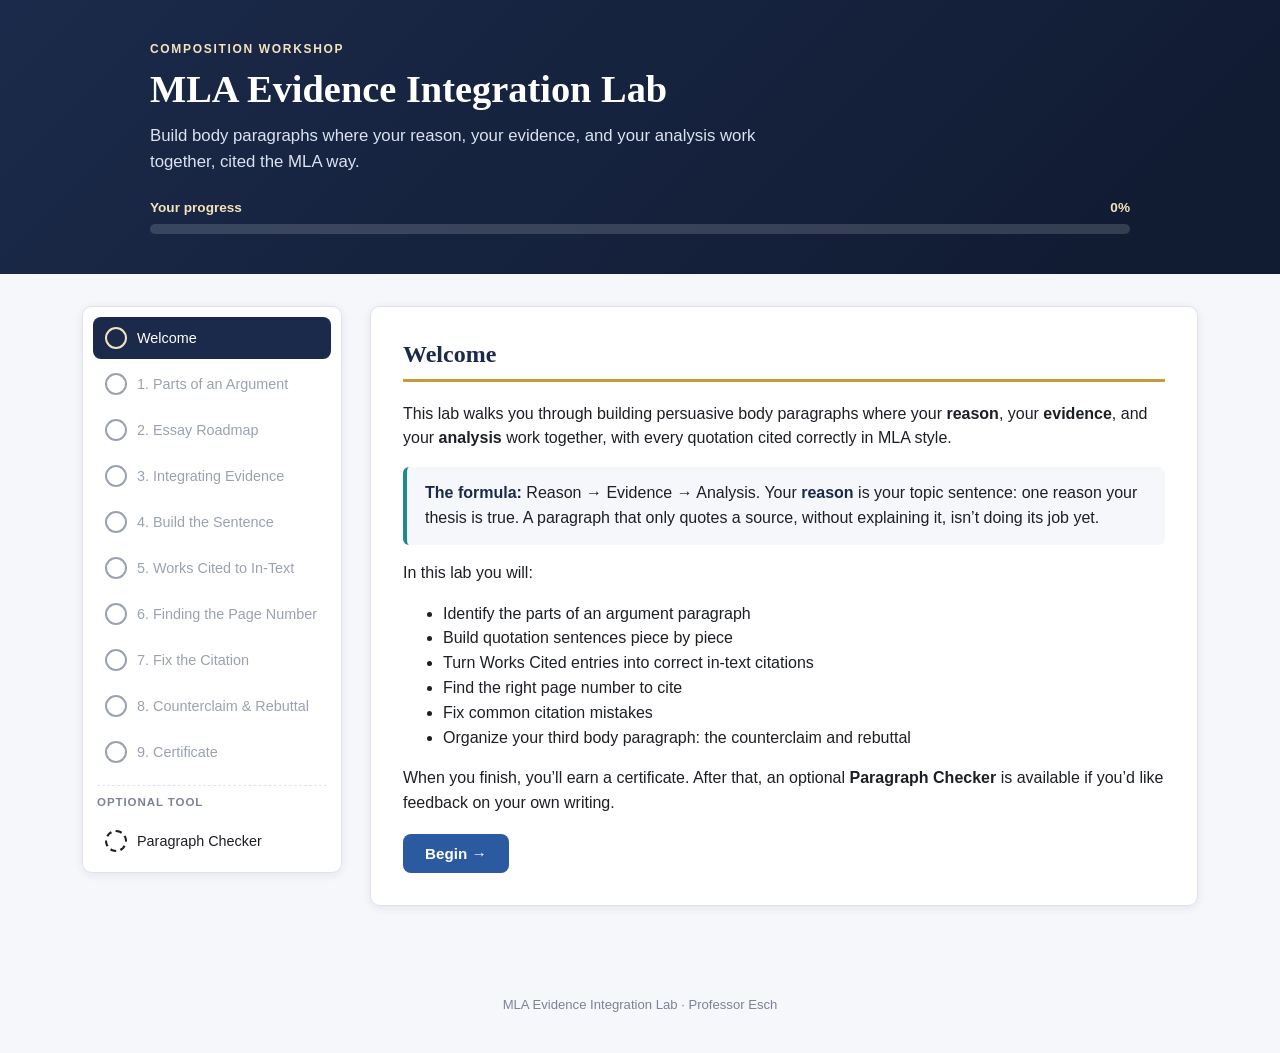
<file: index.html>
<!DOCTYPE html>
<html lang="en">
<head>
<meta charset="UTF-8" />
<meta name="viewport" content="width=device-width, initial-scale=1.0" />
<title>MLA Evidence Integration Lab</title>
<style>
:root {
  --navy: #1b2a4a;
  --navy-dark: #101a30;
  --blue: #2c5aa0;
  --teal: #1f8a8c;
  --gold: #c99a3b;
  --gold-light: #f4e3bd;
  --ink: #1c1f26;
  --paper: #ffffff;
  --paper-soft: #f6f7fb;
  --border: #e0e3ec;
  --green: #2f8a4b;
  --red: #b3423a;
  --radius: 10px;
  --shadow: 0 2px 10px rgba(16, 26, 48, 0.08);
  font-size: 16px;
}
* { box-sizing: border-box; }
html, body {
  margin: 0; padding: 0;
  background: var(--paper-soft);
  color: var(--ink);
  font-family: -apple-system, BlinkMacSystemFont, "Segoe UI", Roboto, Helvetica, Arial, sans-serif;
  line-height: 1.55;
}
h1, h2, h3, h4 { font-family: Georgia, "Times New Roman", serif; color: var(--navy); line-height: 1.25; }
.skip-link { position: absolute; left: -999px; background: var(--gold); color: var(--navy-dark); padding: 10px 16px; border-radius: 6px; z-index: 100; }
.skip-link:focus { left: 12px; top: 12px; }

/* Masthead */
.masthead { background: linear-gradient(135deg, var(--navy) 0%, var(--navy-dark) 100%); color: #fff; padding: clamp(24px, 4vw, 40px) clamp(20px, 5vw, 56px); }
.masthead-inner { max-width: 980px; margin: 0 auto; }
.eyebrow { text-transform: uppercase; letter-spacing: 0.14em; font-size: 0.75rem; color: var(--gold-light); margin: 0 0 6px; font-weight: 600; }
.masthead h1 { color: #fff; font-size: clamp(1.6rem, 3.4vw, 2.4rem); margin: 0 0 10px; }
.masthead .subtitle { color: #dbe2f0; font-size: clamp(0.95rem, 1.6vw, 1.05rem); max-width: 640px; margin: 0; }
.progress-wrap { max-width: 980px; margin: 22px auto 0; }
.progress-label { display: flex; justify-content: space-between; font-size: 0.85rem; color: var(--gold-light); margin-bottom: 6px; font-weight: 600; }
.progress-bar-track { background: rgba(255,255,255,0.15); border-radius: 999px; height: 10px; overflow: hidden; }
.progress-bar-fill { background: linear-gradient(90deg, var(--gold) 0%, var(--teal) 100%); height: 100%; border-radius: 999px; transition: width 0.4s ease; }

/* Layout */
.layout { max-width: 1180px; margin: 0 auto; padding: clamp(16px, 3vw, 32px); display: grid; grid-template-columns: 260px 1fr; gap: 28px; align-items: start; }
.sidebar { position: sticky; top: 20px; background: var(--paper); border: 1px solid var(--border); border-radius: var(--radius); box-shadow: var(--shadow); padding: 10px; max-height: calc(100vh - 40px); overflow-y: auto; }
.module-list { list-style: none; margin: 0; padding: 0; display: flex; flex-direction: column; gap: 4px; }
.module-list li.optional-divider { border-top: 1px dashed var(--border); margin: 8px 4px 4px; padding-top: 8px; font-size: 0.72rem; text-transform: uppercase; letter-spacing: 0.08em; color: #7c8394; font-weight: 700; }
.module-nav-btn { width: 100%; text-align: left; background: none; border: none; border-radius: 8px; padding: 10px 12px; font-size: 0.9rem; color: var(--ink); cursor: pointer; display: flex; align-items: center; gap: 10px; font-family: inherit; }
.module-nav-btn:hover:not([disabled]) { background: var(--paper-soft); }
.module-nav-btn.active { background: var(--navy); color: #fff; }
.module-nav-btn.active .module-status { color: var(--gold-light); }
.module-nav-btn[disabled] { color: #9aa2b1; cursor: not-allowed; }
.module-status { flex: none; width: 22px; height: 22px; border-radius: 50%; border: 2px solid currentColor; display: inline-flex; align-items: center; justify-content: center; font-size: 0.75rem; font-weight: 700; }
.module-nav-btn.complete .module-status { background: var(--green); border-color: var(--green); color: #fff; }
.module-nav-btn.optional .module-status { border-style: dashed; }
.module-label { flex: 1; }

/* Content */
.content { min-width: 0; outline: none; }
.card { background: var(--paper); border: 1px solid var(--border); border-radius: var(--radius); box-shadow: var(--shadow); padding: clamp(18px, 3vw, 32px); margin-bottom: 20px; }
.card h2 { margin-top: 0; font-size: 1.5rem; border-bottom: 3px solid var(--gold); padding-bottom: 10px; }
.card h3 { font-size: 1.15rem; margin-top: 28px; }
.callout { background: var(--paper-soft); border-left: 4px solid var(--teal); border-radius: 6px; padding: 14px 18px; margin: 16px 0; }
.callout.gold { border-left-color: var(--gold); }
.callout.never { background: #fdefee; border: 2px solid var(--red); border-left-width: 6px; }
.callout.never strong { color: var(--red); font-size: 1.1rem; text-transform: uppercase; letter-spacing: 0.04em; }
.callout.never ul { list-style: none; padding-left: 0; }
.callout.never li { color: #7c2a24; font-weight: 600; padding-left: 28px; position: relative; }
.callout.never li::before { content: "\2716"; position: absolute; left: 4px; color: var(--red); }
.callout strong { color: var(--navy); }
.callout ul { margin: 8px 0 0; padding-left: 22px; }
.callout li { margin: 4px 0; }
.example-box { background: #fbf8f0; border: 1px dashed var(--gold); border-radius: 8px; padding: 14px 18px; margin: 14px 0; font-size: 0.96rem; }
.hl { color: var(--red); font-weight: 700; }
.hl-dot { font-size: 1.5em; line-height: 0; padding: 0 1px; }
.example-box .label { text-transform: uppercase; font-size: 0.72rem; letter-spacing: 0.08em; font-weight: 700; color: var(--gold); display: block; margin-bottom: 6px; }
.fx { border-radius: 4px; padding: 1px 2px; transition: background .25s, box-shadow .25s; }
.fx.on { background: var(--gold-light); box-shadow: 0 0 0 2px var(--gold); font-weight: 700; color: var(--navy); }
.fx-dot.on { padding: 1px 5px; }
.sp-underline { text-decoration: underline; text-decoration-color: var(--gold); text-decoration-thickness: 3px; text-underline-offset: 4px; }
.card h4 { font-size: 1rem; margin: 22px 0 6px; color: var(--teal); }
.formula-steps { display: flex; flex-wrap: wrap; align-items: center; gap: 6px; margin: 4px 0 8px; }
.fs-step { display: inline-flex; align-items: center; gap: 6px; padding: 6px 12px 6px 6px; border-radius: 999px; border: 1.5px solid var(--border); font-size: 0.85rem; font-weight: 600; color: #6b7385; background: #fff; }
.fs-step b { width: 22px; height: 22px; border-radius: 50%; background: var(--border); color: #fff; display: inline-flex; align-items: center; justify-content: center; font-size: 0.75rem; }
.fs-step.current { border-color: var(--navy); color: var(--navy); }
.fs-step.current b { background: var(--navy); }
.fs-step.done { border-color: #bfe6ca; color: var(--green); background: #eefaf1; }
.fs-step.done b { background: var(--green); }
.fs-plus { color: #9aa2b1; font-weight: 700; }
.right-wrong { display: grid; grid-template-columns: 1fr 1fr; gap: 10px; margin: 12px 0; }
.right-wrong div { border-radius: 8px; padding: 10px 14px; font-size: 0.95rem; }
.right-wrong .rw-right { background: #eefaf1; border: 1px solid #bfe6ca; }
.right-wrong .rw-wrong { background: #fdefee; border: 1px solid #f3c8c4; }
.right-wrong .tag { display: block; font-size: 0.72rem; font-weight: 700; text-transform: uppercase; letter-spacing: 0.08em; margin-bottom: 2px; }

/* Roadmap: all five steps on one line */
.roadmap { display: flex; flex-wrap: nowrap; gap: 6px; align-items: stretch; margin: 20px 0; }
.roadmap-step { flex: 1 1 0; min-width: 0; background: var(--navy); color: #fff; padding: 10px 4px; border-radius: 8px; font-size: clamp(0.72rem, 1.15vw, 0.84rem); white-space: nowrap; font-weight: 600; text-align: center; display: flex; flex-direction: column; justify-content: center; }
.roadmap-step small { font-weight: 500; opacity: 0.85; white-space: normal; line-height: 1.25; margin-top: 2px; }
.roadmap-step.counterclaim { background: var(--teal); }
.roadmap-arrow { flex: none; color: var(--blue); font-size: 1.1rem; display: flex; align-items: center; }

/* Multiple choice */
.q-meta { display: flex; justify-content: space-between; align-items: center; gap: 10px; flex-wrap: wrap; margin: 22px 0 6px; font-size: 0.85rem; font-weight: 700; color: var(--teal); text-transform: uppercase; letter-spacing: 0.06em; }
.q-dots { display: flex; gap: 5px; }
.q-dots span { width: 11px; height: 11px; border-radius: 50%; background: var(--border); }
.q-dots span.done { background: var(--green); }
.q-dots span.current { background: var(--gold); }
.q-prompt { font-size: 1rem; }
.choice-group { display: flex; flex-direction: column; gap: 10px; margin: 16px 0; }
.choice-btn { text-align: left; border: 1.5px solid var(--border); background: var(--paper); border-radius: 8px; padding: 12px 16px; cursor: pointer; font-family: inherit; font-size: 0.95rem; color: var(--ink); }
.choice-btn:hover:not([disabled]) { border-color: var(--blue); }
.choice-btn.correct { border-color: var(--green); background: #eefaf1; }
.choice-btn.incorrect { border-color: var(--red); background: #fdefee; text-decoration: line-through; text-decoration-color: rgba(179,66,58,0.5); }
.choice-btn[disabled] { cursor: default; }
.wc-entry { background: var(--paper-soft); border: 1px solid var(--border); border-radius: 8px; padding: 12px 16px 12px calc(16px + 2em); text-indent: -2em; font-family: Georgia, "Times New Roman", serif; margin: 10px 0; }
.wc-label { font-size: 0.72rem; font-weight: 700; text-transform: uppercase; letter-spacing: 0.08em; color: var(--navy); margin-top: 14px; display: block; }

.feedback-msg { margin-top: 12px; padding: 12px 16px; border-radius: 8px; font-size: 0.95rem; }
.feedback-msg.good { background: #eefaf1; color: #1e5c33; border: 1px solid #bfe6ca; }
.feedback-msg.bad { background: #fdefee; color: #7c2a24; border: 1px solid #f3c8c4; }
.feedback-msg ul { margin: 8px 0 0; padding-left: 20px; }
.feedback-msg li { margin: 6px 0; }

/* Buttons */
.btn { display: inline-flex; align-items: center; gap: 8px; background: var(--blue); color: #fff; border: none; border-radius: 8px; padding: 11px 22px; font-size: 0.95rem; font-weight: 600; cursor: pointer; font-family: inherit; }
.btn:hover { background: var(--navy); }
.btn.secondary { background: transparent; color: var(--blue); border: 1.5px solid var(--blue); }
.btn.secondary:hover { background: var(--paper-soft); }
.btn[disabled] { background: #b9bfcc; cursor: not-allowed; }
.btn-row { display: flex; gap: 10px; flex-wrap: wrap; margin-top: 18px; align-items: center; }

/* Drag-to-order list */
.order-list { list-style: none; margin: 16px 0; padding: 0; display: flex; flex-direction: column; gap: 8px; }
.order-item { border: 1.5px solid var(--border); border-radius: 8px; padding: 12px 14px; background: var(--paper); display: flex; align-items: center; gap: 12px; cursor: grab; touch-action: none; user-select: none; -webkit-user-select: none; }
.order-item:hover { border-color: var(--blue); }
.order-item.dragging { cursor: grabbing; box-shadow: 0 10px 28px rgba(16,26,48,0.22); border-color: var(--blue); }
.order-item.correct-position { border-color: var(--green); background: #eefaf1; }
.order-item.wrong-position { border-color: var(--red); background: #fdefee; }
.order-placeholder { border: 2px dashed var(--blue); border-radius: 8px; background: #eef3fb; }
.order-handle { color: #9aa2b1; font-size: 1.2rem; flex: none; }
.order-num { flex: none; width: 26px; height: 26px; border-radius: 50%; background: var(--navy); color: #fff; font-size: 0.8rem; font-weight: 700; display: inline-flex; align-items: center; justify-content: center; }
.hint { font-size: 0.85rem; color: #5d6577; }

/* Sentence builder */
.formula-slots { display: grid; grid-template-columns: 2fr 3fr 1.4fr 0.7fr; gap: 8px; margin: 16px 0; }
.slot { border: 2px dashed #b9c2d6; border-radius: 10px; padding: 8px; min-height: 92px; background: var(--paper-soft); display: flex; flex-direction: column; gap: 6px; cursor: pointer; transition: border-color .15s, background .15s; }
.slot.hover, .slot:focus-visible { border-color: var(--blue); background: #eef3fb; }
.slot.armed { border-color: var(--gold); }
.slot.correct { border-style: solid; border-color: var(--green); background: #eefaf1; }
.slot.incorrect { border-style: solid; border-color: var(--red); background: #fdefee; }
.slot-label { font-size: 0.68rem; font-weight: 700; text-transform: uppercase; letter-spacing: 0.07em; color: var(--teal); }
.slot-drop { flex: 1; display: flex; align-items: center; }
.chip-bank { display: flex; flex-wrap: wrap; gap: 8px; padding: 12px; border: 1px solid var(--border); border-radius: 10px; min-height: 64px; background: #fff; }
.chip-bank.hover { border-color: var(--blue); background: #eef3fb; }
.chip-bank-label { font-size: 0.72rem; font-weight: 700; text-transform: uppercase; letter-spacing: 0.08em; color: #5d6577; margin: 14px 0 6px; display: block; }
.chip { font-family: inherit; font-size: 0.92rem; color: var(--ink); background: #fff; border: 1.5px solid var(--navy); border-radius: 8px; padding: 8px 12px; cursor: grab; touch-action: none; user-select: none; -webkit-user-select: none; text-align: left; line-height: 1.35; }
.slot .chip { width: 100%; }
.chip:hover { background: #f3f6fc; }
.chip.selected { background: var(--gold-light); border-color: var(--gold); box-shadow: 0 0 0 3px rgba(201,154,59,0.3); }
.chip.drag-source { opacity: 0.35; }
.chip.ghost { position: fixed; z-index: 1000; pointer-events: none; box-shadow: 0 10px 28px rgba(16,26,48,0.25); cursor: grabbing; max-width: 360px; }
.built-sentence { font-family: Georgia, serif; font-size: 1.05rem; margin-top: 6px; }

/* Paragraph checker */
.checker-options { display: grid; grid-template-columns: 1fr 1fr; gap: 14px; margin: 16px 0; }
.opt-group { border: 1px solid var(--border); border-radius: 8px; padding: 10px 14px; margin: 0; }
.opt-group legend { font-weight: 700; font-size: 0.9rem; color: var(--navy); padding: 0 4px; }
.opt-group label { display: flex; gap: 8px; align-items: flex-start; font-size: 0.92rem; margin: 6px 0; cursor: pointer; }
.opt-group input { margin-top: 4px; }
textarea.coach-input { width: 100%; min-height: 200px; border: 1.5px solid var(--border); border-radius: 8px; padding: 12px; font-family: inherit; font-size: 0.95rem; resize: vertical; }
textarea.coach-input:focus { outline: 3px solid var(--gold); border-color: var(--gold); }
.formula-check { margin-top: 14px; border: 1.5px solid var(--navy); border-radius: 8px; padding: 12px 16px; background: #fff; overflow-x: auto; }
.formula-check strong { color: var(--navy); }
.formula-check table { width: 100%; border-collapse: collapse; font-size: 0.9rem; min-width: 520px; }
.formula-check th { text-align: center; font-size: 0.72rem; text-transform: uppercase; letter-spacing: 0.05em; color: var(--teal); padding: 6px; border-bottom: 2px solid var(--border); }
.formula-check th:first-child, .formula-check td.ft-q { text-align: left; }
.formula-check td { text-align: center; padding: 8px 6px; border-bottom: 1px solid var(--border); }
.ft-q { font-family: Georgia, serif; color: #444; }
.ft-missing td { background: #fdefee; }
.ft-missing .ft-q { color: var(--red); font-family: inherit; }
.ft { display: inline-flex; align-items: center; justify-content: center; min-width: 24px; height: 24px; border-radius: 50%; font-weight: 700; font-size: 0.8rem; }
.ft.ok { background: #eefaf1; color: var(--green); border: 1.5px solid #bfe6ca; }
.ft.no { background: #fdefee; color: var(--red); border: 1.5px solid #f3c8c4; }
.ft.warn { background: var(--gold-light); color: #8a6414; border: 1.5px solid var(--gold); }
.ft.na { border-radius: 999px; padding: 0 8px; font-size: 0.72rem; font-weight: 600; color: #6b7385; background: var(--paper-soft); border: 1px solid var(--border); }
.check-summary { margin-top: 18px; padding: 14px 18px; border-radius: 8px; font-weight: 700; font-size: 1rem; display: flex; gap: 10px; align-items: center; }
.check-summary.has-issues { background: #b3423a; color: #fff; }
.check-summary.no-issues { background: var(--green); color: #fff; }
.issue-snippet { font-family: Georgia, serif; background: rgba(255,255,255,0.7); padding: 1px 4px; border-radius: 4px; }

/* Certificate */
.certificate-panel { text-align: center; }
.name-input { font-size: 1rem; padding: 10px 14px; border: 1.5px solid var(--border); border-radius: 8px; width: 100%; max-width: 340px; font-family: inherit; }
.certificate { border: 3px double var(--gold); outline: 1px solid var(--gold); outline-offset: 6px; border-radius: 6px; padding: 40px 36px 30px; margin: 28px auto; max-width: 680px; background: #fffdf6; text-align: center; }
.cert-eyebrow { text-transform: uppercase; letter-spacing: 0.16em; font-size: 0.72rem; color: var(--gold); font-weight: 700; margin: 0; }
.certificate h2 { border: none; font-size: 2rem; margin: 6px 0 14px; padding: 0; }
.cert-detail { color: #444; font-size: 0.98rem; margin: 6px 0; }
.cert-name { font-family: Georgia, serif; font-size: 1.8rem; color: var(--navy); border-bottom: 2px solid var(--gold); display: inline-block; padding: 4px 28px; margin: 8px 0 12px; }
.certificate ul { text-align: left; display: inline-block; margin: 12px auto 18px; padding-left: 22px; font-size: 0.95rem; }
.certificate li { margin: 5px 0; }
.cert-footer { display: flex; justify-content: space-between; gap: 18px; margin-top: 18px; text-align: center; flex-wrap: wrap; }
.cert-footer > div { flex: 1 1 160px; }
.cert-line { display: block; border-bottom: 1px solid #888; padding-bottom: 4px; font-family: Georgia, serif; font-size: 1rem; color: var(--navy); min-height: 1.6em; }
.cert-footer small { display: block; margin-top: 4px; font-size: 0.72rem; text-transform: uppercase; letter-spacing: 0.1em; color: #666; }
.cert-id { font-family: "Courier New", monospace; letter-spacing: 0.02em; font-weight: 700; font-size: 0.88rem !important; white-space: nowrap; }

.site-footer { text-align: center; color: #7c8394; font-size: 0.82rem; padding: 24px; }

@media (max-width: 800px) {
  .layout { grid-template-columns: 1fr; }
  .sidebar { position: static; max-height: none; }
}
@media (max-width: 640px) {
  .roadmap { flex-direction: column; }
  .roadmap-step { white-space: normal; font-size: 0.9rem; }
  .roadmap-arrow { justify-content: center; transform: rotate(90deg); }
  .formula-slots { grid-template-columns: 1fr 1fr; }
  .checker-options, .right-wrong { grid-template-columns: 1fr; }
}
@media print {
  .masthead, .sidebar, .site-footer, .btn-row, .no-print { display: none !important; }
  .layout { display: block; padding: 0; }
  .card { border: none; box-shadow: none; }
  .card:not(.certificate-panel) { display: none !important; }
  .certificate { margin: 0 auto; }
}
@media (prefers-reduced-motion: reduce) { * { transition: none !important; scroll-behavior: auto !important; } }
:focus-visible { outline: 3px solid var(--gold); outline-offset: 2px; }
</style>
</head>
<body>

<a href="#main" class="skip-link">Skip to main content</a>

<header class="masthead">
  <div class="masthead-inner">
    <p class="eyebrow">Composition Workshop</p>
    <h1>MLA Evidence Integration Lab</h1>
    <p class="subtitle">Build body paragraphs where your reason, your evidence, and your analysis work together, cited the MLA way.</p>
  </div>
  <div class="progress-wrap">
    <div class="progress-label"><span>Your progress</span><span id="progress-percent">0%</span></div>
    <div class="progress-bar-track"><div class="progress-bar-fill" id="progress-bar-fill" style="width:0%"></div></div>
  </div>
</header>

<div class="layout">
  <nav class="sidebar" aria-label="Lab modules"><ol class="module-list" id="module-list"></ol></nav>
  <main id="main" class="content" tabindex="-1"><div id="module-container"></div></main>
</div>

<footer class="site-footer"><p>MLA Evidence Integration Lab &middot; Professor Esch</p></footer>

<script>
/* MLA Evidence Integration Lab. Single file, no dependencies.
   Progress is saved in the browser so students can leave and come back. */
(function () {
  "use strict";

  var STORAGE_KEY = "mlaEvidenceLabState_v2";

  var MODULES = [
    { id: "welcome", label: "Welcome" },
    { id: "parts", label: "1. Parts of an Argument" },
    { id: "roadmap", label: "2. Essay Roadmap" },
    { id: "evidence", label: "3. Integrating Evidence" },
    { id: "builder", label: "4. Build the Sentence" },
    { id: "matching", label: "5. Works Cited to In-Text" },
    { id: "pagenum", label: "6. Finding the Page Number" },
    { id: "fixit", label: "7. Fix the Citation" },
    { id: "counterclaim", label: "8. Counterclaim & Rebuttal" },
    { id: "certificate", label: "9. Certificate" },
    { id: "checker", label: "Paragraph Checker", optional: true }
  ];

  /* ---------- State ---------- */
  function defaultState() {
    return {
      currentModule: "welcome",
      completed: {},
      quizzes: {},
      builderRound: 0,
      order: null,
      ccOrderDone: false,
      checker: { text: "", type: "body", pages: "yes", thesis: "" },
      studentName: "",
      certId: "",
      certDate: "",
      certName: ""
    };
  }
  var state = loadState();
  function loadState() {
    try {
      var raw = localStorage.getItem(STORAGE_KEY);
      if (!raw) return defaultState();
      var parsed = JSON.parse(raw), merged = defaultState();
      for (var k in parsed) if (Object.prototype.hasOwnProperty.call(parsed, k)) merged[k] = parsed[k];
      return merged;
    } catch (e) { return defaultState(); }
  }
  function saveState() { try { localStorage.setItem(STORAGE_KEY, JSON.stringify(state)); } catch (e) {} }

  /* ---------- Navigation ---------- */
  function moduleIndex(id) { for (var i = 0; i < MODULES.length; i++) if (MODULES[i].id === id) return i; return -1; }
  function getModule(id) { return MODULES[moduleIndex(id)]; }
  function isUnlocked(id) {
    var idx = moduleIndex(id);
    if (idx <= 0) return true;
    if (MODULES[idx].optional) return true;
    return !!state.completed[MODULES[idx - 1].id];
  }
  function markComplete(id) { state.completed[id] = true; saveState(); renderSidebar(); renderProgress(); }
  function goTo(id) {
    if (!isUnlocked(id)) return;
    state.currentModule = id; saveState();
    renderSidebar(); renderModule();
    document.getElementById("main").focus({ preventScroll: true });
    window.scrollTo({ top: 0, behavior: "smooth" });
  }
  function renderProgress() {
    var req = MODULES.filter(function (m) { return !m.optional; });
    var done = req.filter(function (m) { return state.completed[m.id]; }).length;
    var pct = Math.round(done / req.length * 100);
    document.getElementById("progress-percent").textContent = pct + "%";
    document.getElementById("progress-bar-fill").style.width = pct + "%";
  }
  function renderSidebar() {
    var list = document.getElementById("module-list");
    list.innerHTML = "";
    MODULES.forEach(function (m) {
      if (m.optional) {
        var d = document.createElement("li"); d.className = "optional-divider"; d.textContent = "Optional tool"; list.appendChild(d);
      }
      var li = document.createElement("li"), btn = document.createElement("button");
      var complete = !!state.completed[m.id];
      btn.className = "module-nav-btn" + (m.id === state.currentModule ? " active" : "") + (complete ? " complete" : "") + (m.optional ? " optional" : "");
      btn.disabled = !isUnlocked(m.id);
      btn.innerHTML = '<span class="module-status">' + (complete ? "✓" : "") + '</span><span class="module-label">' + escapeHtml(m.label) + "</span>";
      btn.addEventListener("click", function () { goTo(m.id); });
      li.appendChild(btn); list.appendChild(li);
    });
  }
  function container() { return document.getElementById("module-container"); }
  function renderModule() {
    var r = {
      welcome: renderWelcome, parts: renderParts, roadmap: renderRoadmap, evidence: renderEvidence,
      builder: renderBuilder, matching: renderMatching, pagenum: renderPageNum, fixit: renderFixIt,
      counterclaim: renderCounterclaim, certificate: renderCertificate, checker: renderChecker
    };
    (r[state.currentModule] || renderWelcome)();
  }

  /* ---------- Helpers ---------- */
  function escapeHtml(str) {
    return String(str == null ? "" : str).replace(/&/g, "&amp;").replace(/</g, "&lt;").replace(/>/g, "&gt;").replace(/"/g, "&quot;");
  }
  function shuffle(arr) {
    var a = arr.slice();
    for (var i = a.length - 1; i > 0; i--) { var j = Math.floor(Math.random() * (i + 1)); var t = a[i]; a[i] = a[j]; a[j] = t; }
    return a;
  }
  function scrollNear(el) { if (el && el.scrollIntoView) el.scrollIntoView({ behavior: "smooth", block: "nearest" }); }
  function continueBtn(id, label) { return '<div class="btn-row"><button class="btn" id="' + id + '">' + (label || "Continue") + " &rarr;</button></div>"; }

  /* Builds one multiple-choice question inside `area`. Calls onCorrect(fbEl) when answered right. */
  function buildChoices(area, q, onCorrect) {
    var group = document.createElement("div"); group.className = "choice-group";
    var fb = document.createElement("div"); fb.setAttribute("aria-live", "polite");
    area.appendChild(group); area.appendChild(fb);
    q.options.forEach(function (opt) {
      var b = document.createElement("button");
      b.type = "button"; b.className = "choice-btn"; b.innerHTML = opt.text;
      b.addEventListener("click", function () {
        if (opt.correct) {
          Array.prototype.forEach.call(group.children, function (c) { c.disabled = true; });
          b.classList.add("correct");
          fb.innerHTML = '<div class="feedback-msg good"><strong>Correct.</strong> ' + (opt.why || q.explain || "") + "</div>";
          onCorrect(fb);
        } else {
          b.classList.add("incorrect"); b.disabled = true;
          fb.innerHTML = '<div class="feedback-msg bad"><strong>Not quite.</strong> ' + (opt.why || "Try another answer.") + "</div>";
        }
        scrollNear(fb);
      });
      group.appendChild(b);
    });
  }

  /* A module made of several multiple-choice questions, one at a time. */
  function renderQuizModule(cfg) {
    var qs = state.quizzes[cfg.id] || (state.quizzes[cfg.id] = { index: 0 });
    var n = cfg.questions.length;
    container().innerHTML = '<section class="card"><h2>' + cfg.title + "</h2>" + (cfg.intro || "") + '<div id="quiz-area"></div></section>';
    var area = document.getElementById("quiz-area");

    function showDone() {
      area.innerHTML = '<div class="feedback-msg good" style="margin-top:20px"><strong>Section complete.</strong> You answered all ' + n + " question" + (n > 1 ? "s" : "") + '.</div><div class="btn-row"><button class="btn secondary" id="review-btn">Review the questions</button><button class="btn" id="cont-btn">Continue &rarr;</button></div>';
      document.getElementById("review-btn").addEventListener("click", function () { showQ(0, true); });
      document.getElementById("cont-btn").addEventListener("click", function () { goTo(cfg.nextId); });
    }
    function showQ(i, reviewing) {
      var q = cfg.questions[i];
      var dots = "";
      for (var d = 0; d < n; d++) {
        var cls = (state.completed[cfg.id] || d < i) ? "done" : (d === i ? "current" : "");
        if (d === i) cls = "current";
        dots += '<span class="' + cls + '"></span>';
      }
      area.innerHTML = '<div class="q-meta"><span>' + (n > 1 ? "Question " + (i + 1) + " of " + n : "Quick check") + '</span><span class="q-dots" aria-hidden="true">' + (n > 1 ? dots : "") + '</span></div><div class="q-prompt">' + q.prompt + "</div>";
      buildChoices(area, q, function (fb) {
        var last = i === n - 1;
        if (!reviewing) { qs.index = last ? i : i + 1; saveState(); }
        if (last) markComplete(cfg.id);
        fb.insertAdjacentHTML("beforeend", continueBtn("q-next", last ? "Continue" : "Next question"));
        document.getElementById("q-next").addEventListener("click", function () {
          if (last) goTo(cfg.nextId);
          else { showQ(i + 1, reviewing); scrollNear(area); }
        });
      });
    }
    if (state.completed[cfg.id]) showDone(); else showQ(Math.min(qs.index, n - 1), false);
  }

  /* ---------- Welcome ---------- */
  function renderWelcome() {
    container().innerHTML =
      '<section class="card"><h2>Welcome</h2>' +
      "<p>This lab walks you through building persuasive body paragraphs where your <strong>reason</strong>, your <strong>evidence</strong>, and your <strong>analysis</strong> work together, with every quotation cited correctly in MLA style.</p>" +
      '<div class="callout"><strong>The formula:</strong> Reason &rarr; Evidence &rarr; Analysis. Your <strong>reason</strong> is your topic sentence: one reason your thesis is true. A paragraph that only quotes a source, without explaining it, isn’t doing its job yet.</div>' +
      "<p>In this lab you will:</p>" +
      "<ul><li>Identify the parts of an argument paragraph</li><li>Build quotation sentences piece by piece</li><li>Turn Works Cited entries into correct in-text citations</li><li>Find the right page number to cite</li><li>Fix common citation mistakes</li><li>Organize your third body paragraph: the counterclaim and rebuttal</li></ul>" +
      "<p>When you finish, you’ll earn a certificate. After that, an optional <strong>Paragraph Checker</strong> is available if you’d like feedback on your own writing.</p>" +
      continueBtn("next-btn", "Begin") + "</section>";
    document.getElementById("next-btn").addEventListener("click", function () { markComplete("welcome"); goTo("parts"); });
  }

  /* ---------- 1. Parts ---------- */
  var EXAMPLE_PARA = "Assigned seating in college classrooms helps students perform better because it reduces distractions. Chen states that “students seated away from friends showed a twelve percent increase in quiz scores over one semester” (118). This increase suggests that seating placement, not effort alone, plays a measurable role in how well students focus during a lecture. Assigned seating should therefore be standard practice in large lecture courses.";
  function renderParts() {
    renderQuizModule({
      id: "parts", nextId: "roadmap", title: "1. Parts of an Argument",
      intro:
        "<p>Every body paragraph is built from four moving parts:</p><ul>" +
        "<li><strong>Thesis statement:</strong> your paper’s main claim, usually the last sentence of your introduction.</li>" +
        "<li><strong>Topic sentence (your reason):</strong> the first sentence of a body paragraph. It states <em>one reason</em> your thesis is true, and the rest of the paragraph proves that reason.</li>" +
        "<li><strong>Evidence:</strong> a quotation or paraphrase from an outside source that supports the reason.</li>" +
        "<li><strong>Analysis:</strong> your own explanation of what the evidence means and why it matters. This is the part students skip most often.</li></ul>" +
        '<div class="callout gold"><strong>Thesis vs. topic sentence:</strong> your thesis makes the big claim; each topic sentence gives one reason that backs it up.<ul>' +
        "<li><em>Thesis:</em> Colleges should require assigned seating in large lecture courses.</li>" +
        "<li><em>Topic sentence (Reason 1):</em> Assigned seating helps students perform better because it reduces distractions.</li>" +
        "<li><em>Topic sentence (Reason 2):</em> Assigned seating helps instructors learn names and spot struggling students sooner.</li></ul>" +
        "Test: put “because” between your thesis and your topic sentence. If it makes sense, your topic sentence is a reason.</div>" +
        '<div class="example-box"><span class="label">Example paragraph</span>' + EXAMPLE_PARA + "</div>",
      questions: [
        {
          prompt: '<div class="example-box"><span class="label">Thesis</span>Community colleges should offer free tuition to local high school graduates.</div>Which sentence would work as a <strong>topic sentence</strong> for a body paragraph? (Remember: it should be a reason that backs up the thesis.)',
          options: [
            { text: "Community colleges were first created in the early 1900s.", why: "That’s a background fact, not a reason. It doesn’t explain why tuition should be free." },
            { text: "Free tuition would help more students finish a degree without taking on debt.", correct: true, why: "It gives a reason the thesis is true. The “because” test works: colleges should offer free tuition <em>because</em> it would help more students finish without debt." },
            { text: "Nguyen argues that “community colleges are the front door to higher education.”", why: "That’s evidence. A topic sentence is your own claim, in your own words, before any quotation." },
            { text: "Some people think free tuition costs taxpayers too much.", why: "That’s the opposing view. It belongs in Body Paragraph 3, your counterclaim and rebuttal, not in a reason paragraph." }
          ]
        },
        {
          prompt: "Now look at the example paragraph. Which sentence is the <strong>topic sentence</strong> (the reason)?",
          options: [
            { text: "Chen states that “students seated away from friends showed a twelve percent increase in quiz scores over one semester” (118).", why: "That sentence is the evidence. It brings in a quotation from a source." },
            { text: "Assigned seating in college classrooms helps students perform better because it reduces distractions.", correct: true, why: "It opens the paragraph and states the one reason this paragraph will prove." },
            { text: "Assigned seating should therefore be standard practice in large lecture courses.", why: "That is the closing sentence. It ties the paragraph back to the bigger claim." }
          ]
        },
        {
          prompt: "Which sentence in the example is the <strong>analysis</strong>?",
          options: [
            { text: "Assigned seating in college classrooms helps students perform better because it reduces distractions.", why: "That is the topic sentence. Look for the sentence that explains what the quotation proves." },
            { text: "Chen states that “students seated away from friends showed a twelve percent increase in quiz scores over one semester” (118).", why: "That is the evidence itself. Analysis comes after it and explains it." },
            { text: "This increase suggests that seating placement, not effort alone, plays a measurable role in how well students focus during a lecture.", correct: true, why: "It doesn’t repeat the quote or add new evidence. It explains what the quote proves, and that’s analysis." },
            { text: "Assigned seating should therefore be standard practice in large lecture courses.", why: "That sentence extends the argument. Analysis explains the meaning of the evidence." }
          ]
        }
      ]
    });
  }

  /* ---------- 2. Roadmap ---------- */
  function renderRoadmap() {
    container().innerHTML =
      '<section class="card"><h2>2. Essay Roadmap</h2>' +
      "<p>Here’s where your paragraphs fit in the whole essay:</p>" +
      '<div class="roadmap">' +
      '<div class="roadmap-step">Introduction<small>+ Thesis</small></div><div class="roadmap-arrow">&rarr;</div>' +
      '<div class="roadmap-step">Body Paragraph 1<small>Reason 1</small></div><div class="roadmap-arrow">&rarr;</div>' +
      '<div class="roadmap-step">Body Paragraph 2<small>Reason 2</small></div><div class="roadmap-arrow">&rarr;</div>' +
      '<div class="roadmap-step counterclaim">Body Paragraph 3<small>Counterclaim &amp; Rebuttal</small></div><div class="roadmap-arrow">&rarr;</div>' +
      '<div class="roadmap-step">Conclusion<small>Wrap-up</small></div>' +
      "</div>" +
      '<div class="callout gold"><strong>Note:</strong> Body Paragraph 3 is your counterclaim and rebuttal paragraph. It comes last, after you’ve made your own case. You want your reasons on the record before you address the other side.</div>' +
      '<div class="callout"><strong>Remember:</strong> each body paragraph’s topic sentence <em>is</em> its reason. Body Paragraph 1 opens with Reason 1, and Body Paragraph 2 opens with Reason 2. Body Paragraph 3 is different: it opens with the opposing view, then answers it.</div>' +
      continueBtn("next-btn", "I understand the roadmap") + "</section>";
    document.getElementById("next-btn").addEventListener("click", function () { markComplete("roadmap"); goTo("evidence"); });
  }

  /* ---------- 3. Evidence ---------- */
  var EV_PARTS = [
    {
      title: "Signal phrase",
      html:
        "<p>The <strong>signal phrase</strong> is the part of your sentence that introduces the quotation. It is usually the author’s name plus a verb.</p>" +
        '<div class="example-box"><span class="label">Signal phrase = author + reporting verb</span><span class="sp-underline"><span class="hl">Rivera</span> <span class="hl">argues</span>,</span> “structured peer review strengthens revision decisions” (42).</div>' +
        "<h4>First: the author’s name</h4>" +
        '<div class="callout"><ul style="margin-top:0">' +
        "<li>The <strong>first time</strong> you mention an author, use their full name: <em>Marisol Rivera argues…</em></li>" +
        "<li><strong>After that</strong>, use their last name only: <em>Rivera also notes…</em></li>" +
        "<li><strong>Never</strong> use the author’s first name alone. It sounds like you know them personally.</li></ul>" +
        '<div class="right-wrong" style="margin-bottom:0"><div class="rw-right"><span class="tag">Correct</span>Roald Dahl writes… / Dahl writes…</div><div class="rw-wrong"><span class="tag">Incorrect</span>Roald writes…</div></div></div>' +
        "<h4>Second: the reporting verb</h4>" +
        "<p>A <strong>reporting verb</strong> is a verb that tells what the author is doing with their words. Choose one that shows how the source relates to your point: <em>argues</em>, <em>explains</em>, <em>notes</em>, <em>claims</em>, <em>suggests</em>, <em>warns</em>.</p>" +
        '<div class="callout"><strong>Always use present tense.</strong> With one author, the verb ends in <strong>-s</strong>: Rivera argue<span class="hl">s</span>, Dahl write<span class="hl">s</span>, Chen explain<span class="hl">s</span>. Even if the source was written years ago, its words still “speak” on the page, so MLA treats them as happening now.' +
        '<div class="right-wrong" style="margin-bottom:0"><div class="rw-right"><span class="tag">Correct</span>Rivera argue<span class="hl">s</span>,</div><div class="rw-wrong"><span class="tag">Incorrect</span>Rivera argued, / Rivera was arguing,</div></div>' +
        '<p style="margin:10px 0 0;font-size:0.92rem">Exception: with two or more authors, drop the -s, just as you would with any plural subject: Patel and Lee <em>report</em>.</p></div>',
      questions: [
        {
          prompt: '<p>This is the <strong>first time</strong> you mention the author of “Lamb to the Slaughter.” Which signal phrase is correct?</p>',
          options: [
            { text: "Roald writes that", why: "Never use the author’s first name alone." },
            { text: "Roald Dahl writes that", correct: true, why: "Full name for the first mention, and a present-tense verb ending in -s." },
            { text: "Dahl wrote that", why: "Two problems: the first mention should use the full name, and the verb should be present tense (writes)." }
          ]
        },
        {
          prompt: '<p>Which verb best fits this signal phrase?</p><div class="example-box">Rivera ______, “structured peer review strengthens revision decisions” (42).</div>',
          options: [
            { text: "said", why: "Past tense, and vague. Use a precise, present-tense verb." },
            { text: "was saying", why: "Wrong tense. Stick to simple present tense (argues, explains, notes)." },
            { text: "argues", correct: true, why: "Present tense with an -s, and precise about how Rivera is using the claim." }
          ]
        }
      ]
    },
    {
      title: "Quotation",
      html:
        "<p>Copy the source’s words <strong>exactly</strong> and put them inside quotation marks. Don’t change, add, or leave out words inside the quotation marks.</p>" +
        '<div class="example-box"><span class="label">What Rivera actually wrote (page 42)</span>Structured peer review strengthens revision decisions in first-year writing courses.</div>',
      questions: [
        {
          prompt: "<p>Which sentence quotes Rivera correctly?</p>",
          options: [
            { text: "Rivera argues, “peer review makes revisions stronger” (42).", why: "Those aren’t Rivera’s words. If you change the wording, it’s no longer a quotation." },
            { text: "Rivera argues, “structured peer review really strengthens revision decisions” (42).", why: "“Really” isn’t in the original. Never add words inside quotation marks." },
            { text: "Rivera argues, “structured peer review strengthens revision decisions” (42).", correct: true, why: "Every word inside the quotation marks matches the original exactly." }
          ]
        }
      ]
    },
    {
      title: "In-text citation",
      html:
        "<p>Look back at the formula example: <span class='hl'>Rivera</span>’s name already appears in the signal phrase, so only the page number goes in parentheses: <span class='hl'>(42)</span>. If you leave the author’s name out of your sentence, both the author and the page go inside the parentheses:</p>" +
        '<div class="example-box"><span class="label">No author name in the sentence</span>Structured peer review “strengthens revision decisions” <span class="hl">(Rivera 42)</span>.</div>' +
        '<div class="callout never"><strong>MLA in-text citations never include:</strong><ul>' +
        "<li>“p.” or “pg.” before the page number</li>" +
        "<li>a comma between the author’s name and the page number</li></ul></div>" +
        '<div class="right-wrong"><div class="rw-right"><span class="tag">Correct</span>(Rivera 42)</div><div class="rw-wrong"><span class="tag">Incorrect</span>(Rivera, p. 42)</div></div>',
      questions: [
        {
          prompt: "<p>Which in-text citation is formatted correctly in MLA?</p>",
          options: [
            { text: "(Rivera, 42)", why: "MLA in-text citations never include a comma between the author and the page number." },
            { text: "(Rivera p. 42)", why: "MLA in-text citations never include “p.” before the page number." },
            { text: "(Rivera 42)", correct: true, why: "Author’s last name, a space, and the page number. Nothing else." },
            { text: "(Rivera, 2021, p. 42)", why: "MLA in-text citations never include the year, a comma, or “p.”" }
          ]
        },
        {
          prompt: '<p>You already named the author in your signal phrase:</p><div class="example-box">Rivera explains that peer review “builds confidence” ____.</div><p>What goes in the blank?</p>',
          options: [
            { text: "(Rivera 44)", why: "Rivera is already named in the sentence, so repeating the name is unnecessary." },
            { text: "(44)", correct: true, why: "The author is named in the signal phrase, so only the page number is needed." },
            { text: "Nothing. Naming the author is enough.", why: "If the source has page numbers, you still need the page number in parentheses." }
          ]
        }
      ]
    },
    {
      title: "End-of-sentence period",
      html:
        '<div class="callout gold"><strong>The period always goes <em>after</em> the in-text citation</strong>, never inside the quotation marks. The citation is part of your sentence, so the sentence doesn’t end until the citation is done.</div>' +
        '<div class="right-wrong"><div class="rw-right"><span class="tag">Correct</span>…revision decisions” (42)<span class="hl hl-dot">.</span></div><div class="rw-wrong"><span class="tag">Incorrect</span>…revision decisions<span class="hl hl-dot">.</span>” (42)</div></div>',
      questions: [
        {
          prompt: "<p>Which sentence puts the end-of-sentence period in the right place?</p>",
          options: [
            { text: "Dahl writes that Mary pours “a strongish one for him, a weak one for herself.” (212)", why: "The period is inside the quotation marks, so the sentence ends before the citation." },
            { text: "Dahl writes that Mary pours “a strongish one for him, a weak one for herself” (212).", correct: true, why: "The period comes after the in-text citation, so the citation is part of the sentence." },
            { text: "Dahl writes that Mary pours “a strongish one for him, a weak one for herself.” (212).", why: "Now there are two periods. Remove the one inside the quotation marks." }
          ]
        }
      ]
    }
  ];

  function renderEvidence() {
    var st = state.quizzes.evidence;
    if (!st || st.part === undefined) st = state.quizzes.evidence = { part: 0, q: 0 };
    container().innerHTML =
      '<section class="card" id="ev-card"><h2>3. Integrating Evidence (MLA)</h2>' +
      "<p>Embedding a quote is simpler than you might expect once you know the formula:</p>" +
      '<div class="example-box"><span class="label">Signal phrase + quotation + in-text citation + period</span><span class="fx" data-fx="0">Rivera argues,</span> <span class="fx" data-fx="1">“structured peer review strengthens revision decisions”</span> <span class="fx" data-fx="2">(42)</span><span class="fx fx-dot" data-fx="3">.</span></div>' +
      '<div class="formula-steps" id="ev-steps"></div>' +
      '<div id="ev-area"></div></section>';
    var area = document.getElementById("ev-area");

    function steps(cur, allDone) {
      document.querySelectorAll("#ev-card .fx").forEach(function (el) { el.classList.toggle("on", !allDone && +el.dataset.fx === cur); });
      document.getElementById("ev-steps").innerHTML = EV_PARTS.map(function (p, i) {
        var cls = allDone || i < cur ? "done" : i === cur ? "current" : "";
        return '<span class="fs-step ' + cls + '"><b>' + (allDone || i < cur ? "✓" : i + 1) + "</b>" + p.title + "</span>" + (i < EV_PARTS.length - 1 ? '<span class="fs-plus">+</span>' : "");
      }).join("");
    }
    function showDone() {
      steps(0, true);
      area.innerHTML = '<div class="feedback-msg good"><strong>Section complete.</strong> You worked through all four parts of the formula.</div><div class="btn-row"><button class="btn secondary" id="review-btn">Review the four parts</button><button class="btn" id="cont-btn">Continue &rarr;</button></div>';
      document.getElementById("review-btn").addEventListener("click", function () { showPart(0, 0, true); });
      document.getElementById("cont-btn").addEventListener("click", function () { goTo("builder"); });
    }
    function showPart(p, qi, reviewing) {
      var part = EV_PARTS[p];
      steps(p, false);
      area.innerHTML = "<h3>Part " + (p + 1) + " of " + EV_PARTS.length + ": " + part.title + "</h3>" + part.html + '<div id="ev-q"></div>';
      showQ(p, qi, reviewing);
    }
    function showQ(p, qi, reviewing) {
      var part = EV_PARTS[p], q = part.questions[qi], n = part.questions.length;
      var qa = document.getElementById("ev-q");
      qa.innerHTML = '<div class="q-meta"><span>Quick check' + (n > 1 ? " " + (qi + 1) + " of " + n : "") + '</span></div><div class="q-prompt">' + q.prompt + "</div>";
      buildChoices(qa, q, function (fb) {
        var lastQ = qi === n - 1, lastPart = p === EV_PARTS.length - 1;
        var label;
        if (!lastQ) { label = "Next question"; if (!reviewing) { st.part = p; st.q = qi + 1; } }
        else if (!lastPart) { label = "Next part: " + EV_PARTS[p + 1].title; if (!reviewing) { st.part = p + 1; st.q = 0; } }
        else { label = "Continue"; markComplete("evidence"); }
        saveState();
        fb.insertAdjacentHTML("beforeend", continueBtn("q-next", label));
        document.getElementById("q-next").addEventListener("click", function () {
          if (!lastQ) { showQ(p, qi + 1, reviewing); scrollNear(document.getElementById("ev-q")); }
          else if (!lastPart) { showPart(p + 1, 0, reviewing); document.getElementById("ev-card").scrollIntoView({ behavior: "smooth", block: "start" }); }
          else goTo("builder");
        });
      });
    }
    if (state.completed.evidence) showDone();
    else showPart(Math.min(st.part, EV_PARTS.length - 1), st.q || 0, false);
  }

  /* ---------- 4. Sentence builder (drag and drop) ---------- */
  var SLOTS = [
    { key: "signal", label: "Signal phrase" },
    { key: "quote", label: "“Quotation”" },
    { key: "cite", label: "(In-text citation)" },
    { key: "end", label: "Period" }
  ];
  var ROUNDS = [
    {
      context: "<strong>Source:</strong> Marisol Rivera’s book. The quotation is on page 42. <strong>Name Rivera in your signal phrase.</strong>",
      chips: [
        { t: "Rivera argues,", slot: "signal" },
        { t: "“structured peer review strengthens revision decisions”", slot: "quote" },
        { t: "(42)", slot: "cite" },
        { t: ".", slot: "end" },
        { t: "(Rivera, p. 42)", why: "(Rivera, p. 42) uses “p.” and a comma, and Rivera is already named. Only the page number is needed: (42)." },
        { t: "“structured peer review strengthens revision decisions.”", why: "The period goes after the citation, not inside the quotation marks." }
      ]
    },
    {
      context: "<strong>Source:</strong> an article by Wei Chen. The quotation is on page 118. <strong>Do not name Chen in your signal phrase.</strong>",
      chips: [
        { t: "One study found that", slot: "signal" },
        { t: "“students seated away from friends showed higher quiz scores”", slot: "quote" },
        { t: "(Chen 118)", slot: "cite" },
        { t: ".", slot: "end" },
        { t: "(118)", why: "Chen isn’t named in this sentence, so the reader needs the author’s name in the parentheses: (Chen 118)." },
        { t: "(Chen, 118)", why: "MLA in-text citations never include a comma between the author and the page." }
      ]
    },
    {
      context: "<strong>Source:</strong> an article by Anika Patel and Jordan Lee. The quotation is on page 61. <strong>Do not name the authors in your signal phrase.</strong>",
      chips: [
        { t: "Researchers report that", slot: "signal" },
        { t: "“students who slept fewer than six hours scored lower on exams”", slot: "quote" },
        { t: "(Patel and Lee 61)", slot: "cite" },
        { t: ".", slot: "end" },
        { t: "(Patel & Lee 61)", why: "MLA spells out “and” between two authors’ names." },
        { t: "(Patel et al. 61)", why: "“et al.” is only for three or more authors. With two authors, name both." }
      ]
    },
    {
      context: "<strong>Source:</strong> Roald Dahl’s short story “Lamb to the Slaughter.” The quotation is on page 212. <strong>Name Dahl in your signal phrase.</strong>",
      chips: [
        { t: "Dahl writes that Mary pours", slot: "signal" },
        { t: "“a strongish one for him, a weak one for herself”", slot: "quote" },
        { t: "(212)", slot: "cite" },
        { t: ".", slot: "end" },
        { t: "(Dahl 212)", why: "Dahl is already named in the sentence, so only the page number is needed." },
        { t: "“Then she walked over and made the drinks” (Dahl 3)", why: "That piece crams a different quotation and citation into one block. Build the sentence from separate parts." }
      ]
    }
  ];

  function renderBuilder() {
    var complete = !!state.completed.builder;
    container().innerHTML =
      '<section class="card"><h2>4. Build the Sentence</h2>' +
      "<p>Every quotation sentence follows the same formula. Drag each piece into the correct box. (You can also tap a piece, then tap a box.) Two pieces in each set are traps, so leave those in the bank.</p>" +
      '<div class="example-box"><span class="label">The formula</span>Signal phrase + “Quotation” + (In-text citation) + period</div>' +
      '<div id="builder-area"></div></section>';
    var area = document.getElementById("builder-area");
    if (complete && state.builderRound >= ROUNDS.length) {
      area.innerHTML = '<div class="feedback-msg good"><strong>Section complete.</strong> You built all ' + ROUNDS.length + ' sentences.</div><div class="btn-row"><button class="btn secondary" id="redo">Practice again</button><button class="btn" id="cont">Continue &rarr;</button></div>';
      document.getElementById("redo").addEventListener("click", function () { showRound(0, true); });
      document.getElementById("cont").addEventListener("click", function () { goTo("matching"); });
      return;
    }
    showRound(Math.min(state.builderRound, ROUNDS.length - 1), false);

    function showRound(r, practice) {
      var R = ROUNDS[r];
      var dots = "";
      for (var d = 0; d < ROUNDS.length; d++) dots += '<span class="' + (d < r ? "done" : d === r ? "current" : "") + '"></span>';
      area.innerHTML =
        '<div class="q-meta"><span>Sentence ' + (r + 1) + " of " + ROUNDS.length + '</span><span class="q-dots">' + dots + "</span></div>" +
        '<div class="callout gold">' + R.context + "</div>" +
        '<div class="formula-slots">' + SLOTS.map(function (s) {
          return '<div class="slot" tabindex="0" role="button" aria-label="' + escapeHtml(s.label) + ' box" data-slot="' + s.key + '"><span class="slot-label">' + s.label + '</span><div class="slot-drop"></div></div>';
        }).join("") + "</div>" +
        '<span class="chip-bank-label">Pieces</span><div class="chip-bank" id="chip-bank"></div>' +
        '<div class="btn-row"><button class="btn" id="check-build">Check My Sentence</button><button class="btn secondary" id="reset-build">Start Over</button></div>' +
        '<div id="build-fb" aria-live="polite"></div>';

      var bank = document.getElementById("chip-bank");
      var fb = document.getElementById("build-fb");
      var selected = null;

      shuffle(R.chips.map(function (c, i) { return i; })).forEach(function (i) {
        var chip = document.createElement("button");
        chip.type = "button"; chip.className = "chip"; chip.dataset.idx = i; chip.textContent = R.chips[i].t;
        attachChip(chip);
        bank.appendChild(chip);
      });

      function clearMarks() {
        fb.innerHTML = "";
        area.querySelectorAll(".slot").forEach(function (s) { s.classList.remove("correct", "incorrect"); });
      }
      function select(chip) {
        if (selected) selected.classList.remove("selected");
        selected = (selected === chip) ? null : chip;
        if (selected) selected.classList.add("selected");
        area.querySelectorAll(".slot").forEach(function (s) { s.classList.toggle("armed", !!selected); });
      }
      function placeInSlot(chip, slotEl) {
        var drop = slotEl.querySelector(".slot-drop");
        var existing = drop.querySelector(".chip");
        if (existing && existing !== chip) bank.appendChild(existing);
        drop.appendChild(chip);
        if (selected) select(selected);
        clearMarks();
      }
      function toBank(chip) { bank.appendChild(chip); if (selected) select(selected); clearMarks(); }
      function tap(chip) {
        if (chip.parentNode !== bank) toBank(chip); else select(chip);
      }

      area.querySelectorAll(".slot").forEach(function (slotEl) {
        slotEl.addEventListener("click", function (e) {
          if (e.target.closest(".chip")) return;
          if (selected) placeInSlot(selected, slotEl);
        });
        slotEl.addEventListener("keydown", function (e) {
          if ((e.key === "Enter" || e.key === " ") && selected) { e.preventDefault(); placeInSlot(selected, slotEl); }
        });
      });

      function attachChip(chip) {
        var startX, startY, offX, offY, dragging = false, ghost = null, pid = null, hoverEl = null;
        chip.addEventListener("click", function (e) { if (e.detail === 0) tap(chip); }); /* keyboard */
        chip.addEventListener("pointerdown", function (e) {
          if (e.button !== 0) return;
          e.preventDefault();
          pid = e.pointerId; startX = e.clientX; startY = e.clientY; dragging = false;
          var rect = chip.getBoundingClientRect(); offX = e.clientX - rect.left; offY = e.clientY - rect.top;
          document.addEventListener("pointermove", onMove);
          document.addEventListener("pointerup", onUp);
          document.addEventListener("pointercancel", onUp);
        });
        function setHover(el) {
          if (hoverEl === el) return;
          if (hoverEl) hoverEl.classList.remove("hover");
          hoverEl = el; if (hoverEl) hoverEl.classList.add("hover");
        }
        function targetAt(x, y) {
          var el = document.elementFromPoint(x, y);
          if (!el) return null;
          return el.closest(".slot") || el.closest(".chip-bank");
        }
        function onMove(e) {
          if (e.pointerId !== pid) return;
          if (!dragging && Math.abs(e.clientX - startX) + Math.abs(e.clientY - startY) > 6) {
            dragging = true;
            ghost = chip.cloneNode(true); ghost.classList.add("ghost"); ghost.classList.remove("selected");
            ghost.style.width = chip.getBoundingClientRect().width + "px";
            document.body.appendChild(ghost);
            chip.classList.add("drag-source");
          }
          if (dragging) {
            ghost.style.left = (e.clientX - offX) + "px"; ghost.style.top = (e.clientY - offY) + "px";
            setHover(targetAt(e.clientX, e.clientY));
          }
        }
        function onUp(e) {
          if (e.pointerId !== pid) return;
          document.removeEventListener("pointermove", onMove);
          document.removeEventListener("pointerup", onUp);
          document.removeEventListener("pointercancel", onUp);
          if (dragging) {
            var t = targetAt(e.clientX, e.clientY);
            ghost.remove(); ghost = null; chip.classList.remove("drag-source"); setHover(null);
            if (t && t.classList.contains("slot")) placeInSlot(chip, t);
            else if (t && t.classList.contains("chip-bank")) toBank(chip);
          } else if (e.type === "pointerup") {
            tap(chip);
          }
          dragging = false;
        }
      }

      document.getElementById("reset-build").addEventListener("click", function () { showRound(r, practice); });
      document.getElementById("check-build").addEventListener("click", function () {
        var slots = area.querySelectorAll(".slot"), missing = 0, wrong = [], pieces = [];
        slots.forEach(function (s) {
          var c = s.querySelector(".chip");
          s.classList.remove("correct", "incorrect");
          if (!c) { missing++; return; }
          var data = R.chips[+c.dataset.idx];
          pieces.push(data.t);
          if (data.slot === s.dataset.slot) s.classList.add("correct");
          else {
            s.classList.add("incorrect");
            var label = SLOTS.filter(function (x) { return x.key === s.dataset.slot; })[0].label;
            wrong.push(data.why || ("“" + escapeHtml(data.t) + "” doesn’t belong in the " + label + " box."));
          }
        });
        if (missing) {
          fb.innerHTML = '<div class="feedback-msg bad">Fill all four boxes first. ' + missing + " still empty.</div>";
        } else if (wrong.length) {
          fb.innerHTML = '<div class="feedback-msg bad"><strong>Almost.</strong> The boxes outlined in red need a different piece:<ul>' + wrong.map(function (w) { return "<li>" + w + "</li>"; }).join("") + "</ul></div>";
        } else {
          var sentence = pieces[0] + " " + pieces[1] + " " + pieces[2] + pieces[3];
          var last = r === ROUNDS.length - 1;
          fb.innerHTML = '<div class="feedback-msg good"><strong>That’s the formula.</strong><div class="built-sentence">' + escapeHtml(sentence) + "</div></div>" + continueBtn("build-next", last ? "Continue" : "Next sentence");
          if (!practice) { state.builderRound = r + 1; saveState(); }
          if (last) markComplete("builder");
          document.getElementById("build-next").addEventListener("click", function () {
            if (last) goTo("matching"); else { showRound(r + 1, practice); scrollNear(area); }
          });
        }
        scrollNear(fb);
      });
    }
  }

  /* ---------- 5. Works Cited to in-text ---------- */
  function wc(entry, note) {
    return '<span class="wc-label">Works Cited entry</span><div class="wc-entry">' + entry + "</div>" + (note ? "<p>" + note + "</p>" : "");
  }
  function renderMatching() {
    renderQuizModule({
      id: "matching", nextId: "pagenum", title: "5. From Works Cited to In-Text Citation",
      intro:
        "<p>Your in-text citation is a pointer. It tells your reader exactly which entry to look for on your Works Cited page. That means the name in your parentheses must be <strong>the first word or words of the Works Cited entry</strong>.</p>" +
        '<div class="callout"><strong>In-Text Citation Quick Guide:</strong><ul>' +
        "<li>One author: (Rivera 42)</li><li>Two authors: (Patel and Lee 61)</li><li>Three or more authors: (Okafor et al. 22)</li>" +
        "<li>No author: (“Rising Tuition”) <span class='hint'>Use a shortened version of the title instead of a name.</span></li>" +
        "<li>No page numbers (most websites): (Nguyen) <span class='hint'>Use the author’s last name and leave out the page number.</span></li></ul></div>" +
        "<p>Read each Works Cited entry, then choose the in-text citation that matches it.</p>",
      questions: [
        {
          prompt: wc("Rivera, Marisol. <em>Peer Review in the Writing Classroom</em>. Harbor Press, 2021.", "Your quotation comes from page 42, and you did <strong>not</strong> name the author in your sentence."),
          options: [
            { text: "(Marisol 42)", why: "Use the author’s last name, the first word of the entry." },
            { text: "(Rivera 42)", correct: true, why: "Last name plus page, with no comma." },
            { text: "(Rivera, 2021, p. 42)", why: "MLA doesn’t include the year, commas, or “p.”" }
          ]
        },
        {
          prompt: wc("Patel, Anika, and Jordan Lee. “Screen Time and Sleep in College Students.” <em>Journal of Campus Health</em>, vol. 12, no. 3, 2022, pp. 55–70.", "Your quotation comes from page 61."),
          options: [
            { text: "(Patel 61)", why: "This source has two authors. Name both." },
            { text: "(Patel & Lee 61)", why: "Close, but MLA spells out “and.”" },
            { text: "(Patel and Lee 61)", correct: true, why: "Two authors: both last names joined by “and,” then the page." },
            { text: "(Patel and Lee 55–70)", why: "55–70 is the full page range of the article. Cite only the page your quotation is on." }
          ]
        },
        {
          prompt: wc("Okafor, Daniel, et al. “Urban Gardens and Food Access.” <em>Community Studies Quarterly</em>, vol. 8, no. 1, 2020, pp. 14–29.", "Your quotation comes from page 22."),
          options: [
            { text: "(Okafor et al. 22)", correct: true, why: "The entry starts with “Okafor, Daniel, et al.,” so the citation uses “Okafor et al.” plus the page." },
            { text: "(Okafor 22)", why: "Leaving off “et al.” makes it look like Okafor wrote this alone." },
            { text: "(Daniel et al. 22)", why: "Use the last name, which is the first word of the entry." },
            { text: "(Okafor et al., 22)", why: "No comma before the page number." }
          ]
        },
        {
          prompt: wc("Nguyen, Tara. “Why Community Colleges Matter.” <em>The Daily Ledger</em>, 4 Mar. 2024, www.dailyledger.com/opinion/community-colleges.", "This is a web article with <strong>no page numbers</strong>."),
          options: [
            { text: "(Nguyen 1)", why: "Don’t invent a page number. Web pages don’t have one." },
            { text: "(Nguyen)", correct: true, why: "When there’s no page number, the author’s name alone is the whole citation." },
            { text: "(Nguyen, n.d.)", why: "MLA doesn’t use “n.d.” or dates in the in-text citation." },
            { text: "(Tara Nguyen)", why: "Use the last name only." }
          ]
        },
        {
          prompt: wc("“Rising Tuition and Student Debt.” <em>National Education Review</em>, 12 Jan. 2023, www.nationaledreview.org/rising-tuition.", "There is <strong>no author</strong> and no page numbers."),
          options: [
            { text: "(National Education Review)", why: "The entry begins with the article title, not the website name. Your citation must match the first words of the entry." },
            { text: "(Anonymous)", why: "MLA doesn’t use “Anonymous” unless the source is actually signed that way." },
            { text: "(“Rising Tuition”)", correct: true, why: "No author, so use a shortened version of the title in quotation marks, matching the first words of the entry." },
            { text: "(“Rising Tuition and Student Debt,” 2023)", why: "Shorten the title and leave out the year and comma." }
          ]
        },
        {
          prompt: wc("Texas Higher Education Coalition. <em>Pathways to Completion: Student Success in Two-Year Colleges</em>. Lone Star UP, 2022.", "This report was written by an organization. Your quotation comes from page 18."),
          options: [
            { text: "(Texas Higher Education Coalition 18)", correct: true, why: "When an organization is the author, its name works exactly like a person’s name." },
            { text: "(Coalition 18)", why: "Use the organization’s full name so it matches the Works Cited entry." },
            { text: "(Texas Higher Education Coalition, 2022)", why: "No year and no comma in MLA, and this source has a page number." }
          ]
        },
        {
          prompt: wc("Dahl, Roald. “Lamb to the Slaughter.” <em>Short Fiction for Composition</em>, edited by Lena Ortiz, Westfield Press, 2019, pp. 210–17.", "Your quotation comes from page 212. You did <strong>not</strong> name Dahl in your sentence."),
          options: [
            { text: "(Ortiz 212)", why: "Ortiz edited the anthology but didn’t write the story. Cite the author, whose name starts the entry." },
            { text: "(“Lamb to the Slaughter” 212)", why: "Use the title only when there’s no author. This story has one." },
            { text: "(Dahl 212)", correct: true, why: "The story’s author, then the page where the quotation appears." }
          ]
        },
        {
          prompt: '<p>Here is a student’s sentence and the source it came from:</p><div class="example-box">Orwell insists that liberty means “the right to tell people what they do not want to hear” ____.</div>' + wc("Orwell, George. “The Freedom of the Press.” <em>Animal Farm</em>, Signet Classics, 1996, pp. 101–12.", "The quotation is on page 112. What goes in the blank?"),
          options: [
            { text: "(Orwell 112)", why: "Orwell is already named in the sentence, so you only need the page." },
            { text: "(112)", correct: true, why: "Author in the signal phrase, page in the parentheses." },
            { text: "(Orwell)", why: "This source has page numbers, so the page must be included." }
          ]
        }
      ]
    });
  }

  /* ---------- 6. Page numbers ---------- */
  function renderPageNum() {
    renderQuizModule({
      id: "pagenum", nextId: "fixit", title: "6. Finding the Right Page Number",
      intro:
        "<p>An in-text citation is only useful if the page number is accurate. Never guess.</p>" +
        '<div class="callout"><strong>Rules:</strong><ul>' +
        "<li>Cite the page number printed on the page itself, not the PDF viewer’s page count.</li>" +
        "<li>Cite only the page your quotation is on, not the whole page range from your Works Cited entry.</li>" +
        "<li>If the source has no page numbers (most websites), leave the page out. Don’t make one up.</li></ul></div>",
      questions: [
        {
          prompt: "You open a PDF of a book chapter. Your PDF viewer says you’re looking at “page 9 of 14.” At the bottom corner of that page, printed as part of the scanned book page, you see the number <strong>112</strong>. Your quotation comes from this page. What page number do you cite?",
          options: [
            { text: "Page 9 (the PDF viewer’s page count)", why: "The viewer’s count almost never matches the book’s own page numbers. Look for the number printed on the page itself." },
            { text: "Page 112 (the page number printed on the scanned page)", correct: true, why: "That’s the number your reader would use to find the same passage in the original book." },
            { text: "Page 14 (the total number of pages in the PDF)", why: "That’s just how long the file is." }
          ]
        },
        {
          prompt: "Your Works Cited entry for an article ends with <strong>pp. 55–70</strong>. The sentence you’re quoting is on page 61. Which citation is correct?",
          options: [
            { text: "(Patel and Lee 55–70)", why: "The range belongs in the Works Cited entry. The in-text citation points to the exact page." },
            { text: "(Patel and Lee 55)", why: "55 is only where the article starts. Your quotation is on 61." },
            { text: "(Patel and Lee 61)", correct: true, why: "Point your reader to the exact page of the quotation." }
          ]
        },
        {
          prompt: "You quote an online news article by Tara Nguyen. The website has no page numbers, but when you printed it, your quotation landed on page 2 of the printout. Which citation is correct?",
          options: [
            { text: "(Nguyen 2)", why: "Printout pages depend on your printer and screen. They aren’t part of the source, so leave them out." },
            { text: "(Nguyen)", correct: true, why: "No page numbers in the source means the author’s name alone is the citation." },
            { text: "(Nguyen, n.d.)", why: "MLA in-text citations never include “n.d.” or a date." }
          ]
        }
      ]
    });
  }

  /* ---------- 7. Fix the citation ---------- */
  function renderFixIt() {
    renderQuizModule({
      id: "fixit", nextId: "counterclaim", title: "7. Fix the Citation",
      intro: "<p>Each sentence below has a citation mistake that shows up often in student essays. Choose the corrected version.</p>",
      questions: [
        {
          prompt: '<div class="example-box"><span class="label">Student sentence</span>Dahl writes, “Then she walked over and made the drinks.” (212)</div>Which revision is correct?',
          options: [
            { text: "Dahl writes, “Then she walked over and made the drinks” (212).", correct: true, why: "The period moves to after the citation, so the citation is part of the sentence." },
            { text: "Dahl writes, “Then she walked over and made the drinks.” (212).", why: "Now there are two periods. Remove the one inside the quotation marks." },
            { text: "Dahl writes, “Then she walked over and made the drinks.” (Dahl 212)", why: "The period is still inside the quotation marks, and Dahl is named twice." }
          ]
        },
        {
          prompt: '<div class="example-box"><span class="label">Student sentence</span>The American Library Association notes that “Congress shall make no law abridging the freedom of speech” (American Library Association, n.d.).</div>The source is a website with no page numbers. Which revision is correct?',
          options: [
            { text: "…freedom of speech” (American Library Association).", why: "The citation format is right, but the organization is already named in the sentence, so it’s repeated." },
            { text: "The American Library Association notes that “Congress shall make no law abridging the freedom of speech.”", correct: true, why: "The author is named in the sentence and there’s no page number, so no parenthetical is needed at all. The period goes inside the quotation marks when nothing follows." },
            { text: "…freedom of speech” (ALA, n.d.).", why: "MLA in-text citations never include “n.d.” or a comma, and abbreviating the name won’t match your Works Cited entry." }
          ]
        },
        {
          prompt: '<div class="example-box"><span class="label">Student sentence</span>Sleep matters for students. “Students who slept fewer than six hours scored lower on exams” (Patel and Lee 61).</div>What is the problem?',
          options: [
            { text: "The citation should be (Patel & Lee 61).", why: "The citation is already correct. MLA spells out “and.”" },
            { text: "The quotation is dropped in with no signal phrase to introduce it.", correct: true, why: "A quotation should never stand alone as its own sentence. Lead into it: “Patel and Lee report that ‘students who slept…’ (61).”" },
            { text: "Nothing is wrong.", why: "Look at how the quotation starts its own sentence with no introduction." }
          ]
        },
        {
          prompt: '<div class="example-box"><span class="label">Student sentence</span>Mary drinks to calm herself, “a strongish one for him, a weak one for herself” (Dahl 212) this shows her habit of keeping control.</div>Which revision is correct?',
          options: [
            { text: "…for herself” (Dahl 212). This shows her habit of keeping control.", correct: true, why: "The citation needs a period after it to end the sentence before the analysis begins." },
            { text: "…for herself.” (Dahl 212) This shows her habit of keeping control.", why: "The period is now inside the quotation marks, and the citation is stranded between sentences." },
            { text: "…for herself” (Dahl, 212), this shows her habit of keeping control.", why: "MLA doesn’t use a comma before the page, and this creates a run-on sentence." }
          ]
        },
        {
          prompt: '<div class="example-box"><span class="label">Student sentence</span>Okafor and colleagues found that “gardens increased fresh produce access” (Okafor et al. p. 22).</div>Which revision is correct?',
          options: [
            { text: "…access” (Okafor et al. 22).", why: "“p.” is gone, but Okafor is already named in the sentence." },
            { text: "…access” (22).", correct: true, why: "Okafor is named in the signal phrase, and MLA in-text citations never include “p.” Only the page is needed." },
            { text: "…access” (pg. 22).", why: "MLA in-text citations never include “p.” or “pg.”" }
          ]
        }
      ]
    });
  }

  /* ---------- 8. Counterclaim (drag to order) ---------- */
  var CC_STEPS = [
    { id: "state", text: "State the opposing view fairly: “Some readers may argue that…”" },
    { id: "acknowledge", text: "Briefly acknowledge what’s reasonable about that view." },
    { id: "pivot", text: "Pivot with a rebuttal transition: “However, this view overlooks…”" },
    { id: "rebut", text: "Give your rebuttal: reasoning or evidence that answers the opposing view." }
  ];
  function shuffledIds() {
    var ids = CC_STEPS.map(function (s) { return s.id; }), s, tries = 0;
    do { s = shuffle(ids); tries++; } while (s.join() === ids.join() && tries < 20);
    return s;
  }
  function renderCounterclaim() {
    if (!state.order) { state.order = shuffledIds(); saveState(); }
    container().innerHTML =
      '<section class="card"><h2>8. Counterclaim &amp; Rebuttal</h2>' +
      "<p>Your third body paragraph is your counterclaim and rebuttal. Instead of giving another reason, it fairly presents the other side of the argument and then shows why your thesis still holds.</p>" +
      '<div class="callout"><strong>Key terms</strong><ul>' +
      "<li><strong>Counterclaim:</strong> the opposing view, the argument someone who disagrees with your thesis would make.</li>" +
      "<li><strong>Rebuttal:</strong> your answer to the counterclaim, the reasoning or evidence that shows why your thesis still holds.</li>" +
      "<li><strong>Pivot:</strong> the transition that turns the paragraph from the other side back to your argument. It signals to the reader, “Here’s where I disagree.”</li></ul>" +
      '<div class="example-box" style="margin-bottom:0"><span class="label">Pivot phrases</span>However, … &nbsp;·&nbsp; Even so, … &nbsp;·&nbsp; Nevertheless, … &nbsp;·&nbsp; This view overlooks … &nbsp;·&nbsp; What this argument ignores is …</div></div>' +
      "<p>A strong counterclaim and rebuttal paragraph follows a predictable order. <strong>Drag the steps</strong> into the correct order, from first to last.</p>" +
      '<p class="hint">Keyboard: press Tab to reach a step, then use the up and down arrow keys to move it.</p>' +
      '<ol class="order-list" id="order-list"></ol>' +
      '<div class="btn-row"><button class="btn" id="check-order-btn">Check Order</button></div>' +
      '<div id="order-feedback" aria-live="polite"></div>' +
      '<div id="cc-part2"></div></section>';

    var list = document.getElementById("order-list");
    state.order.forEach(function (id) {
      var step = CC_STEPS.filter(function (s) { return s.id === id; })[0];
      var li = document.createElement("li");
      li.className = "order-item"; li.tabIndex = 0; li.dataset.id = id;
      li.innerHTML = '<span class="order-num"></span><span class="order-handle" aria-hidden="true">≡</span><span>' + step.text + "</span>";
      list.appendChild(li);
    });
    function renumber() {
      list.querySelectorAll(".order-item").forEach(function (li, i) { li.querySelector(".order-num").textContent = i + 1; });
    }
    function readOrder() { return Array.prototype.map.call(list.querySelectorAll(".order-item"), function (li) { return li.dataset.id; }); }
    function changed() {
      state.order = readOrder(); saveState(); renumber();
      list.querySelectorAll(".order-item").forEach(function (li) { li.classList.remove("correct-position", "wrong-position"); });
      if (!state.ccOrderDone) document.getElementById("order-feedback").innerHTML = "";
    }
    renumber();
    makeSortable(list, changed);

    document.getElementById("check-order-btn").addEventListener("click", function () {
      var correct = CC_STEPS.map(function (s) { return s.id; });
      var cur = readOrder(), allRight = cur.join() === correct.join();
      list.querySelectorAll(".order-item").forEach(function (li, i) {
        li.classList.toggle("correct-position", cur[i] === correct[i]);
        li.classList.toggle("wrong-position", cur[i] !== correct[i]);
      });
      var fb = document.getElementById("order-feedback");
      if (allRight) {
        fb.innerHTML = '<div class="feedback-msg good"><strong>That’s the order:</strong> state the view fairly, acknowledge what’s reasonable, pivot, then rebut.</div>';
        state.ccOrderDone = true; saveState();
        showPart2();
      } else {
        var n = cur.filter(function (id, i) { return id === correct[i]; }).length;
        fb.innerHTML = '<div class="feedback-msg bad"><strong>' + n + " of 4 are in the right spot</strong> (outlined in green). Remember: you acknowledge the opposing view fairly before you pivot into your rebuttal.</div>";
      }
      scrollNear(fb);
    });

    function showPart2() {
      var p2 = document.getElementById("cc-part2");
      p2.innerHTML =
        "<h3>Now spot the pivot</h3>" +
        '<div class="example-box"><span class="label">Sample counterclaim paragraph</span>Some students argue that assigned seating treats college students like children. It is true that adults deserve to make their own choices. However, this view overlooks the fact that seating charts are about learning, not control. Chen found that students seated away from friends earned higher quiz scores (118), which shows that the policy supports students’ own goals.</div>' +
        "<p>Which sentence is the <strong>pivot</strong> into the rebuttal?</p>";
      buildChoices(p2, {
        options: [
          { text: "Some students argue that assigned seating treats college students like children.", why: "That sentence states the opposing view." },
          { text: "It is true that adults deserve to make their own choices.", why: "That sentence acknowledges what’s reasonable about the other side." },
          { text: "However, this view overlooks the fact that seating charts are about learning, not control.", correct: true, why: "“However, this view overlooks” turns the paragraph from the other side back to your argument." },
          { text: "Chen found that students seated away from friends earned higher quiz scores (118), which shows that the policy supports students’ own goals.", why: "That sentence is the rebuttal evidence and analysis. The pivot comes right before it." }
        ]
      }, function (fb) {
        markComplete("counterclaim");
        fb.insertAdjacentHTML("beforeend", continueBtn("cc-next", "Go to my certificate"));
        document.getElementById("cc-next").addEventListener("click", function () { goTo("certificate"); });
      });
    }
    if (state.ccOrderDone) {
      document.getElementById("order-feedback").innerHTML = '<div class="feedback-msg good">Order complete.</div>';
      showPart2();
    }
  }

  /* Pointer-based drag-to-reorder (works with mouse, touch, and pen) plus arrow keys. */
  function makeSortable(list, onChange) {
    var item = null, ph = null, offY = 0, pid = null, startY = 0, moved = false;
    list.addEventListener("pointerdown", function (e) {
      var li = e.target.closest(".order-item");
      if (!li || e.button !== 0) return;
      e.preventDefault();
      item = li; pid = e.pointerId; startY = e.clientY; moved = false;
      offY = e.clientY - li.getBoundingClientRect().top;
      document.addEventListener("pointermove", onMove);
      document.addEventListener("pointerup", onUp);
      document.addEventListener("pointercancel", onUp);
    });
    function begin() {
      var r = item.getBoundingClientRect();
      ph = document.createElement("li"); ph.className = "order-placeholder"; ph.style.height = r.height + "px";
      list.insertBefore(ph, item.nextSibling);
      item.classList.add("dragging");
      item.style.position = "fixed"; item.style.zIndex = 1000;
      item.style.left = r.left + "px"; item.style.top = r.top + "px"; item.style.width = r.width + "px";
      moved = true;
    }
    function onMove(e) {
      if (e.pointerId !== pid || !item) return;
      if (!moved) { if (Math.abs(e.clientY - startY) < 5) return; begin(); }
      item.style.top = (e.clientY - offY) + "px";
      var siblings = Array.prototype.filter.call(list.querySelectorAll(".order-item"), function (el) { return el !== item; });
      var before = null;
      for (var i = 0; i < siblings.length; i++) {
        var r = siblings[i].getBoundingClientRect();
        if (e.clientY < r.top + r.height / 2) { before = siblings[i]; break; }
      }
      if (before) list.insertBefore(ph, before); else list.appendChild(ph);
      /* auto-scroll near the window edges */
      if (e.clientY < 60) window.scrollBy(0, -12);
      else if (e.clientY > window.innerHeight - 60) window.scrollBy(0, 12);
    }
    function onUp(e) {
      if (e.pointerId !== pid) return;
      document.removeEventListener("pointermove", onMove);
      document.removeEventListener("pointerup", onUp);
      document.removeEventListener("pointercancel", onUp);
      if (moved && item) {
        list.insertBefore(item, ph); ph.remove();
        item.classList.remove("dragging");
        item.style.position = item.style.zIndex = item.style.left = item.style.top = item.style.width = "";
        onChange();
      }
      item = null; ph = null; moved = false;
    }
    list.addEventListener("keydown", function (e) {
      var li = e.target.closest(".order-item");
      if (!li) return;
      if (e.key === "ArrowUp" && li.previousElementSibling) { e.preventDefault(); list.insertBefore(li, li.previousElementSibling); li.focus(); onChange(); }
      else if (e.key === "ArrowDown" && li.nextElementSibling) { e.preventDefault(); list.insertBefore(li.nextElementSibling, li); li.focus(); onChange(); }
    });
  }

  /* ---------- 9. Certificate ---------- */
  function makeCertId(name) {
    var h = 0;
    for (var i = 0; i < name.length; i++) h = (h * 31 + name.charCodeAt(i)) >>> 0;
    var alphabet = "ABCDEFGHJKLMNPQRSTUVWXYZ23456789", code = "";
    for (var j = 0; j < 4; j++) { code += alphabet[h % alphabet.length]; h = Math.floor(h / alphabet.length); }
    for (var k = 0; k < 4; k++) code += alphabet[Math.floor(Math.random() * alphabet.length)];
    var d = new Date();
    var ymd = String(d.getFullYear()).slice(2) + String(d.getMonth() + 1).padStart(2, "0") + String(d.getDate()).padStart(2, "0");
    return "MLA-" + ymd + "-" + code.slice(0, 4) + "-" + code.slice(4);
  }
  function renderCertificate() {
    if (!isUnlocked("certificate")) {
      container().innerHTML = '<section class="card"><h2>9. Certificate</h2><p>Finish the Counterclaim &amp; Rebuttal section first.</p></section>';
      return;
    }
    container().innerHTML =
      '<section class="card certificate-panel"><h2>9. Your Certificate</h2>' +
      '<div class="no-print"><p>Enter your full name exactly as you’d like it to appear, then generate your certificate.</p>' +
      '<input type="text" class="name-input" id="name-input" placeholder="First and last name" value="' + escapeHtml(state.studentName) + '" />' +
      '<div class="btn-row" style="justify-content:center"><button class="btn" id="generate-btn">Generate My Certificate</button></div></div>' +
      '<div id="certificate-output"></div></section>';
    var nameInput = document.getElementById("name-input");
    nameInput.addEventListener("input", function () { state.studentName = nameInput.value; saveState(); });
    document.getElementById("generate-btn").addEventListener("click", function () {
      var name = nameInput.value.trim();
      if (!name) { nameInput.focus(); return; }
      state.studentName = name;
      if (!state.certId || state.certName !== name) {
        state.certId = makeCertId(name);
        state.certName = name;
        state.certDate = new Date().toLocaleDateString("en-US", { year: "numeric", month: "long", day: "numeric" });
      }
      markComplete("certificate"); saveState();
      showCertificate();
    });
    if (state.completed.certificate && state.certId) showCertificate();
  }
  function showCertificate() {
    var out = document.getElementById("certificate-output");
    out.innerHTML =
      '<div class="certificate">' +
      '<p class="cert-eyebrow">Composition Workshop</p>' +
      "<h2>Certificate of Completion</h2>" +
      '<p class="cert-detail">This certifies that</p>' +
      '<div class="cert-name">' + escapeHtml(state.certName) + "</div>" +
      '<p class="cert-detail">has successfully completed the <strong>MLA Evidence Integration Lab</strong> and can:</p>' +
      "<ul>" +
      "<li>Build body paragraphs that move from reason to evidence to analysis</li>" +
      "<li>Introduce quotations with signal phrases and present-tense verbs</li>" +
      "<li>Format MLA in-text citations with no “p.” and no comma before the page</li>" +
      "<li>Match in-text citations to Works Cited entries, including sources with two or more authors, no author, or no page numbers</li>" +
      "<li>Choose the correct page number to cite</li>" +
      "<li>Organize a counterclaim and rebuttal paragraph</li>" +
      "</ul>" +
      '<div class="cert-footer">' +
      '<div><span class="cert-line">' + escapeHtml(state.certDate) + "</span><small>Date Completed</small></div>" +
      '<div><span class="cert-line cert-id">' + escapeHtml(state.certId) + "</span><small>Certificate No.</small></div>" +
      '<div><span class="cert-line">Professor Esch</span><small>Instructor</small></div>' +
      "</div></div>" +
      '<div class="btn-row" style="justify-content:center"><button class="btn" id="print-btn">Print / Save as PDF</button><button class="btn secondary" id="checker-btn">Try the optional Paragraph Checker</button></div>';
    document.getElementById("print-btn").addEventListener("click", function () { window.print(); });
    document.getElementById("checker-btn").addEventListener("click", function () { goTo("checker"); });
  }

  /* ---------- Optional: Paragraph Checker ---------- */
  var REPORTING = /\b(argues?|argued|explains?|explained|notes?|noted|states?|stated|claims?|claimed|suggests?|suggested|contends?|observes?|writes?|wrote|points? out|shows?|showed|says|said|describes?|emphasi[sz]es?|insists?|reports?|reported|asserts?|adds?|added|acknowledges?|admits?|maintains?|warns?|reveals?|illustrates?|demonstrates?|highlights?|stresses|concludes?|believes?|finds|found|according to|mentions?|declares?|recalls?|questions?|proposes?|reminds?|describes?|tells?|told|asks?)\b/i;
  var OPPOSING = /\b(some (people|readers|critics|students|parents|experts|scholars|teachers|americans|may|might|would|could|argue|believe|claim|say|think|feel|insist)|others (may |might )?(argue|believe|claim|say|think|feel|insist)|many (people )?(argue|believe|claim|think|feel)|opponents|critics|skeptics|those who (believe|argue|think|oppose|support)|it (could|can|may|might) be argued|one (could|might|may) argue|admittedly|granted|it is true that|while it is true|on the other hand|the other side|opposing (view|side|argument)|counter ?arguments?|people who (disagree|oppose))\b/i;
  var PIVOT = /\b(however|but|yet|nevertheless|nonetheless|even so|still|in fact|on the contrary|in reality|actually|the truth is|overlooks?|ignores?|fails? to|although|though|despite|ultimately|regardless|this (view|argument|claim|idea|position) (is|overlooks|ignores|fails|misses))\b/i;

  function snippet(s, words) {
    var w = s.trim().split(/\s+/);
    return escapeHtml(w.slice(0, words || 6).join(" ")) + (w.length > (words || 6) ? "…" : "");
  }

  var STOP = ("about above after again against because before being below between both could does doing during each from further have having into itself just more most other over same should some such than that their them then there these they this those through under until very were what when where which while with would your also only many much will been make made makes like even every need needs should must more less into onto upon among within without people thing things").split(" ");
  function keyWords(str) {
    return (str.toLowerCase().match(/[a-z]{4,}/g) || []).filter(function (w) { return STOP.indexOf(w) === -1; });
  }
  function sharedKeyWords(a, b) {
    var A = keyWords(a), out = [];
    keyWords(b).forEach(function (w) {
      var hit = A.filter(function (x) { return x.slice(0, 5) === w.slice(0, 5); })[0];
      if (hit && out.indexOf(w) === -1) out.push(w);
    });
    return out;
  }

  function analyzeParagraph(raw, type, pages, thesis) {
    var issues = [], good = [];
    var t = raw.replace(/\s+/g, " ").trim();
    var wordCount = t ? t.split(" ").length : 0;
    if (wordCount < 25) {
      issues.push("This looks too short to check. Paste your full paragraph (at least a few sentences).");
      return { issues: issues, good: good };
    }

    /* doubled quotation marks like “"Congress */
    if (/[“”"]\s?[“”"]/.test(t.replace(/”\s+“/g, ""))) {
      issues.push("You have doubled quotation marks somewhere (for example <span class=\"issue-snippet\">“\"</span>). Use just one set around each quotation.");
    }
    t = t.replace(/([“”"])[“”"]/g, "$1");

    /* missing space after a period, like "harm.The" */
    var noSpace = (t.match(/[A-Za-z”")]+[.!?][A-Z][a-z]+/g) || []).concat(
      (t.match(/\b[a-z]{2,}\.[a-z]{3,}\b/g) || []).filter(function (x) { return !/^(www|e\.g|i\.e)|\.(com|org|edu|net|gov|html?)$/i.test(x); }));
    noSpace = noSpace.filter(function (x, i) { return noSpace.indexOf(x) === i; });
    if (!noSpace.length) noSpace = null;
    if (noSpace) {
      issues.push("Add a space after the period here: " + noSpace.slice(0, 3).map(function (m) { return '<span class="issue-snippet">' + escapeHtml(m) + "</span>"; }).join(", ") + ".");
    }

    /* unbalanced quotation marks */
    var qmCount = (t.match(/[\u201c\u201d"]/g) || []).length;
    var unbalanced = qmCount % 2 === 1;
    if (unbalanced) issues.push("<strong>Quotation marks:</strong> one of your quotations is missing an opening or closing quotation mark. Every quotation needs a mark at the start <em>and</em> the end.");

    /* find quotations */
    var quotes = [], qre = /[“"]([^“”"]+)[”"]/g, m;
    while ((m = qre.exec(t))) quotes.push({ text: m[1], start: m.index, end: m.index + m[0].length });
    var evidence = quotes.filter(function (q) { return q.text.trim().split(/\s+/).length >= 5; });

    /* find parenthetical citations */
    var cites = [], pre = /\(([^()]{1,90})\)/g;
    while ((m = pre.exec(t))) {
      var inner = m[1].trim();
      var pageOnly = /^(\d+|[ivxlc]+)(\s*[-–]\s*\d+)?$/i.test(inner);
      var looks = pageOnly || /^[“"A-Z]/.test(inner) && inner.split(/\s+/).length <= 9;
      var hasP = /\b(p|pp|pg)\.?\s*\d/i.test(inner);
      var hasYear = /\b(1[5-9]|20)\d{2}\b/.test(inner) && !/^\d+$/.test(inner) || /n\.\s?d\.?/i.test(inner);
      if (!looks && !hasP) continue;
      cites.push({ inner: inner, full: m[0], start: m.index, end: m.index + m[0].length, pageOnly: pageOnly, hasP: hasP, hasYear: hasYear,
        comma: /,\s*(\d|p|pg|n\.d)/i.test(inner), hasPage: /\d+(\s*[-–]\s*\d+)?$/.test(inner) && !/\b(1[5-9]|20)\d{2}$/.test(inner) });
    }

    if (evidence.length === 2) {
      good.push("Found both quotations. Each paragraph needs two.");
    } else if (evidence.length < 2) {
      issues.push("<strong>Two quotations:</strong> each paragraph needs <strong>two</strong> quotations from your sources. I found " + (evidence.length === 0 ? "none" : "only one") + ". (If you have one and it isn\u2019t showing up, check that it has quotation marks at both ends.)");
    } else {
      issues.push("<strong>Two quotations:</strong> each paragraph needs exactly two quotations, and I found " + evidence.length + ". Keep your two strongest and explain them in your own words.");
    }

    /* citation format problems */
    var formatProblems = 0;
    cites.forEach(function (c) {
      var shown = '<span class="issue-snippet">' + escapeHtml(c.full) + "</span>";
      if (c.hasYear) { issues.push(shown + ": MLA in-text citations don’t include a year or “n.d.” Use the author and page, or just the author if there’s no page."); formatProblems++; }
      else if (c.hasP) { issues.push(shown + ": MLA in-text citations never include “p.” or “pg.” Just the number: (Author 42)."); formatProblems++; }
      else if (c.comma) { issues.push(shown + ": MLA in-text citations never include a comma between the author and the page. Write (Author 42)."); formatProblems++; }
      else if (!c.hasPage && pages === "yes") {
        issues.push(shown + " has no page number. You said your source has page numbers, so add the page inside the parentheses, for example (" + escapeHtml(c.inner) + " 12) with your real page number."); formatProblems++;
      }
    });
    if (cites.length && !formatProblems) good.push("Your parenthetical citations are formatted the MLA way.");

    /* per-quotation checks */
    var bombs = 0, rows = [];
    evidence.forEach(function (q, idx) {
      var row = { quote: snippet(q.text, 5), sp: "ok", qm: unbalanced ? "warn" : "ok", cite: "no", period: "no" };
      rows.push(row);
      var nextStart = idx + 1 < evidence.length ? evidence[idx + 1].start : t.length;
      var cite = cites.filter(function (c) { return c.start >= q.end - 1 && c.start <= Math.min(nextStart, q.end + 160); })[0];
      var lead = t.slice(0, q.start);
      var sentStart = Math.max(lead.lastIndexOf(". "), lead.lastIndexOf("? "), lead.lastIndexOf("! "), lead.lastIndexOf(") "));
      var leadIn = lead.slice(sentStart + 1).trim();
      var named = REPORTING.test(leadIn) && /[A-Z][a-z]+/.test(leadIn);
      var shown = '<span class="issue-snippet">“' + snippet(q.text) + "”</span>";

      if (!leadIn) row.sp = "no";
      else if (!(REPORTING.test(leadIn) || /according to/i.test(leadIn))) row.sp = "warn";
      if (row.sp === "warn") issues.push("<strong>Signal phrase:</strong> the quotation " + shown + " is introduced, but I couldn\u2019t find a reporting verb (argues, explains, notes, writes\u2026). Check that your signal phrase names the author and uses a present-tense verb.");
      if (!leadIn) {
        bombs++;
        issues.push("The quotation " + shown + " starts its own sentence with no introduction. Lead into it with a signal phrase, such as <em>Dahl writes that…</em>");
      }
      if (!cite) {
        var dotIn = t.charAt(q.end - 2) === "." || /^\s*\./.test(t.slice(q.end));
        if (pages === "no" && named) {
          row.cite = "na";
          var inside = t.charAt(q.end - 2), next = t.slice(q.end).match(/^\s*(\S)?/);
          row.period = (/[.,!?]/.test(inside) || (next && next[1] && /[.,;a-z]/.test(next[1]))) ? "ok" : "no";
          return;
        }
        if (pages === "no") issues.push("The quotation " + shown + " has no citation. If the author isn’t named in your sentence, add (Author) after it.");
        else issues.push("The quotation " + shown + " doesn’t have a parenthetical citation after it. Add (Author Page#), or just (Page#) if you named the author in the sentence.");
        return;
      }
      row.cite = (cite.hasYear || cite.hasP || cite.comma || (!cite.hasPage && pages === "yes")) ? "no" : "ok";
      var nextCh = t.slice(cite.end).match(/^\s*(\S)?/);
      row.period = (t.charAt(q.end - 2) !== "." && (!nextCh || !nextCh[1] ? false : /[.!?;,]/.test(nextCh[1]))) ? "ok" : "no";
      var between = t.slice(q.end, cite.start);
      var closingChar = t.charAt(q.end - 2);
      if (/[.]/.test(closingChar)) {
        issues.push("In the quotation " + shown + ", move the period from inside the quotation marks to after the citation: …” " + escapeHtml(cite.full) + ".");
      }
      if (between === "") issues.push("Add a space between the closing quotation mark and the citation: ” " + escapeHtml(cite.full) + ".");
      var after = t.slice(cite.end).match(/^\s*(\S)/);
      if (after && /[A-Za-z]/.test(after[1])) {
        issues.push("The citation " + '<span class="issue-snippet">' + escapeHtml(cite.full) + "</span> needs a period (or other punctuation) after it before the next sentence starts.");
      }
    });
    if (evidence.length && !bombs) good.push("Every quotation is introduced in your own words.");
    if (evidence.some(function (q) { var lead = t.slice(Math.max(0, q.start - 120), q.start); return REPORTING.test(lead); })) {
      good.push("Found a signal phrase introducing your evidence.");
    }

    /* ---- first sentence (topic sentence or counterclaim opener) ---- */
    var fsMatch = t.match(/^.*?[.!?][”"]?(?=\s+[A-Z“"(]|\s*$)/);
    var fs = (fsMatch ? fsMatch[0] : t).trim();
    var fsShown = '<span class="issue-snippet">' + snippet(fs, 8) + "</span>";
    if (type === "body") {
      var tsProblems = 0;
      if (/[“"]/.test(fs) || /\([^()]*\d[^()]*\)|\([A-Z][^()]*\)/.test(fs)) {
        issues.push("<strong>Topic sentence:</strong> your paragraph opens with a quotation or citation (" + fsShown + "). Start with your own topic sentence: one reason your thesis is true, in your own words. Bring in evidence after that."); tsProblems++;
      }
      if (/\?\s*$/.test(fs)) {
        issues.push("<strong>Topic sentence:</strong> your first sentence is a question. Turn it into a statement that gives one reason your thesis is true."); tsProblems++;
      }
      if (/\b(in this paragraph|this paragraph (will|is about|discusses)|i will (discuss|talk about|explain|show)|i am going to)\b/i.test(fs)) {
        issues.push("<strong>Topic sentence:</strong> skip announcing what the paragraph will do (" + fsShown + "). Just state your reason directly."); tsProblems++;
      }
      if (OPPOSING.test(fs)) {
        issues.push("<strong>Topic sentence:</strong> your first sentence sounds like the opposing view. In a body paragraph, open with <em>your</em> reason. The other side belongs in Body Paragraph 3, your counterclaim and rebuttal."); tsProblems++;
      }
      if (!tsProblems && fs.split(/\s+/).length < 6) {
        issues.push("<strong>Topic sentence:</strong> your first sentence is very short. Make sure it clearly states one reason that supports your thesis."); tsProblems++;
      }
      var th = (thesis || "").trim();
      if (th.split(/\s+/).length >= 5) {
        var shared = sharedKeyWords(th, fs);
        if (!shared.length) {
          issues.push("<strong>Topic sentence:</strong> " + fsShown + " doesn’t share any key words with your thesis. Try the “because” test: <em>[your thesis] because [your topic sentence]</em>. If it doesn’t make sense, revise so your reason clearly connects to your thesis."); tsProblems++;
        } else if (!tsProblems) {
          good.push("Your topic sentence connects to your thesis (both mention “" + escapeHtml(shared.slice(0, 2).join("” and “")) + "”).");
        }
      }
      if (!tsProblems && !(th.split(/\s+/).length >= 5)) good.push("Your paragraph opens with your own topic sentence, not a quotation.");
    } else if (type === "counter") {
      var oppFirst = OPPOSING.test(fs);
      var oppAny = t.match(OPPOSING);
      if (oppAny && !oppFirst) {
        issues.push("<strong>Opening:</strong> your opposing view doesn’t show up until partway through the paragraph. Open Body Paragraph 3 by stating the other side, then pivot to your rebuttal.");
      } else if (oppFirst) {
        good.push("Your paragraph opens by stating the opposing view.");
      }
    }

    /* ---- analysis between and after pieces of evidence ---- */
    var ANALYSIS = /\b(shows?|suggests?|means|proves?|reveals?|demonstrates?|illustrates?|highlights?|indicates?|implies|emphasi[sz]es|symboli[sz]es|represents?|in other words|as a result|this is (important|significant) because|this matters because|therefore|thus)\b/i;
    if (evidence.length) {
      var foundAnalysis = null;
      evidence.forEach(function (q, idx) {
        var c = cites.filter(function (x) { return x.start >= q.end - 1 && x.start <= q.end + 160; })[0];
        var from = c ? c.end : q.end;
        var to = idx + 1 < evidence.length ? evidence[idx + 1].start : t.length;
        var between = t.slice(from, to);
        var m2 = between.match(ANALYSIS);
        if (m2 && !foundAnalysis) { var pre = between.slice(0, m2.index).split(/[.!?]\s+/).pop().trim().split(/\s+/).slice(-2).join(" "); foundAnalysis = (pre ? pre + " " : "") + m2[0]; }
        if (idx + 1 < evidence.length) {
          var leadNext = t.slice(from, to);
          /* words between this citation and the start of the next quotation's sentence */
          var nextSentStart = Math.max(leadNext.lastIndexOf(". "), leadNext.lastIndexOf("? "), leadNext.lastIndexOf("! "));
          var explain = nextSentStart > 0 ? leadNext.slice(0, nextSentStart) : "";
          if (explain.replace(/^[\s.]+/, "").split(/\s+/).filter(Boolean).length < 6) {
            issues.push("<strong>Analysis:</strong> the quotation " + '<span class="issue-snippet">“' + snippet(q.text) + "”</span> is followed right away by another quotation. Explain what the first one shows before you bring in the next.");
          }
        }
      });
      if (foundAnalysis) good.push("Found analysis language explaining your evidence (“" + escapeHtml(foundAnalysis) + "…”).");
      else issues.push("<strong>Analysis:</strong> I couldn’t find a sentence that clearly explains your evidence. After a quotation, tell the reader what it means and why it matters. Try starters like “This shows that…,” “In other words,…,” or “This matters because…”");
    }

    /* analysis after the last piece of evidence */
    if (evidence.length) {
      var lastQ = evidence[evidence.length - 1];
      var lastC = cites.filter(function (c) { return c.start >= lastQ.end - 1; })[0];
      var tail = t.slice(lastC ? lastC.end : lastQ.end).replace(/^[\s.]+/, "");
      var tailWords = tail.split(/\s+/).filter(Boolean).length;
      if (tailWords < 3) {
        issues.push("Your paragraph ends on a quotation. Finish with at least one sentence of your own analysis explaining what the evidence proves.");
      } else if (tailWords < 12) {
        issues.push("Your analysis after the last quotation is very brief. Add a sentence or two explaining what the evidence proves and how it supports your point.");
      } else {
        good.push("You follow your last quotation with your own analysis.");
      }
      var quotedWords = evidence.reduce(function (n, q) { return n + q.text.split(/\s+/).length; }, 0);
      if (quotedWords / wordCount > 0.5) issues.push("More than half of this paragraph is quoted. Shorten your quotations and add more of your own explanation.");
    }

    /* first person anywhere outside of quotations */
    var outside = t.replace(/[“"][^“”"]*[”"]/g, "“…”");
    var sents = outside.match(/[^.!?]+[.!?]*/g) || [];
    var fp = sents.filter(function (x) { return /\b(I|I'm|I’m|I've|I’ve|I'd|I’d|I'll|I’ll|me|my|mine|myself)\b/.test(x); });
    if (fp.length) {
      issues.push("<strong>First person:</strong> " + (fp.length === 1 ? "this sentence uses" : fp.length + " sentences use") + " “I” (or me/my): " +
        fp.slice(0, 3).map(function (x) {
          var w = x.trim().split(/\s+/), k = 0;
          for (var i = 0; i < w.length; i++) if (/^(I|I'm|I’m|I've|I’ve|I'd|I’d|I'll|I’ll|me|my|mine|myself)[,.;:!?]*$/.test(w[i])) { k = i; break; }
          var a0 = Math.max(0, k - 3), a1 = Math.min(w.length, k + 5);
          var html = w.slice(a0, a1).map(function (word, j) { return a0 + j === k ? "<strong>" + escapeHtml(word) + "</strong>" : escapeHtml(word); }).join(" ");
          return '<span class="issue-snippet">' + (a0 > 0 ? "…" : "") + html + (a1 < w.length ? "…" : "") + "</span>";
        }).join(", ") +
        ". Academic writing avoids first person. Rewrite so the sentence states your point directly, for example change “I believe alcohol shows…” to “Alcohol shows…”");
    }

    if (type === "counter") {
      var o = t.match(OPPOSING);
      if (o) {
        if (!OPPOSING.test(fs)) good.push("Found language that states the opposing view (“" + escapeHtml(o[0]) + "”).");
        var afterOpp = t.slice(o.index + o[0].length);
        var p = afterOpp.match(PIVOT);
        if (p) good.push("Found a rebuttal pivot (“" + escapeHtml(p[0]) + "”).");
        else issues.push("After you state the opposing view, pivot into your rebuttal with a clear transition, such as “However, this view overlooks…”");
      } else {
        issues.push("I couldn’t find where you state the opposing view. Make it clear with a phrase like “Some readers may argue that…” or “Critics claim that…”");
        if (!PIVOT.test(t)) issues.push("Add a clear pivot into your rebuttal, such as “However, this view overlooks…”");
      }
    }
    while (rows.length < 2) rows.push({ missing: true, quote: "Quotation " + (rows.length + 1) + ": not found" });
    return { issues: issues, good: good, rows: rows };
  }

  function formulaTable(rows) {
    if (!rows || !rows.length) return "";
    var sym = { ok: '<span class="ft ok" title="Looks right">\u2713</span>', no: '<span class="ft no" title="Missing or incorrect">\u2716</span>',
      warn: '<span class="ft warn" title="Check this">!</span>', na: '<span class="ft na" title="Not needed: author named and no page numbers">not needed</span>' };
    return '<div class="formula-check"><strong>Evidence Formula Check</strong><p class="hint" style="margin:2px 0 8px">Your paragraph needs two quotations, and each one needs all four parts. \u2716 = missing or incorrect (see details below). ! = check this.</p>' +
      '<table><thead><tr><th>Quotation</th><th>Signal phrase</th><th>Quotation marks</th><th>In-text citation</th><th>Period after citation</th></tr></thead><tbody>' +
      rows.map(function (r) {
        if (r.missing) return '<tr class="ft-missing"><td class="ft-q"><em>' + r.quote + "</em></td><td>" + sym.no + "</td><td>" + sym.no + "</td><td>" + sym.no + "</td><td>" + sym.no + "</td></tr>";
        return "<tr><td class=\"ft-q\">\u201c" + r.quote + "\u201d</td><td>" + sym[r.sp] + "</td><td>" + sym[r.qm] + "</td><td>" + sym[r.cite] + "</td><td>" + sym[r.period] + "</td></tr>";
      }).join("") + "</tbody></table></div>";
  }

  function renderChecker() {
    var c = state.checker;
    function radio(name, val, cur, label) {
      return '<label><input type="radio" name="' + name + '" value="' + val + '"' + (cur === val ? " checked" : "") + " /> <span>" + label + "</span></label>";
    }
    container().innerHTML =
      '<section class="card"><h2>Optional: Paragraph Checker</h2>' +
      "<p>Now, check a paragraph from your own persuasive essay. Copy one paragraph from your essay, paste it into the box below, and click <strong>Check My Paragraph</strong> to see whether your quotations and in-text citations are formatted correctly. You can check as many paragraphs as you like, one at a time. This is optional and doesn’t affect your certificate.</p>" +
      '<div class="callout gold"><strong>Keep in mind:</strong> this checker looks for patterns. It can’t read your Works Cited page or your source, so it may miss things or flag something that’s actually fine. Use it as a guide, not a grade.</div>' +
      '<div class="checker-options">' +
      '<fieldset class="opt-group"><legend>What kind of paragraph?</legend>' +
      radio("ptype", "body", c.type, "Body paragraph") + radio("ptype", "counter", c.type, "Counterclaim &amp; rebuttal paragraph") + "</fieldset>" +
      '<fieldset class="opt-group"><legend>Does your source have page numbers?</legend>' +
      radio("pages", "yes", c.pages, "Yes (book, PDF, journal article)") + radio("pages", "no", c.pages, "No (website or online article)") + radio("pages", "mixed", c.pages, "I used both kinds") + "</fieldset>" +
      "</div>" +
      '<div id="thesis-wrap"' + (c.type === "body" ? "" : ' style="display:none"') + '><label for="thesis-input" class="chip-bank-label">Your thesis statement (optional)</label>' +
      '<textarea class="coach-input" id="thesis-input" style="min-height:64px" placeholder="Paste your thesis here so the checker can see whether your topic sentence connects to it...">' + escapeHtml(c.thesis || "") + "</textarea></div>" +
      '<label for="coach-textarea" class="chip-bank-label">Your paragraph</label>' +
      '<textarea class="coach-input" id="coach-textarea" placeholder="Paste your paragraph here...">' + escapeHtml(c.text) + "</textarea>" +
      '<div class="btn-row"><button class="btn" id="check-btn">Check My Paragraph</button></div>' +
      '<div id="coach-feedback" aria-live="polite"></div></section>';

    var ta = document.getElementById("coach-textarea");
    ta.addEventListener("input", function () { c.text = ta.value; saveState(); });
    var thIn = document.getElementById("thesis-input");
    thIn.addEventListener("input", function () { c.thesis = thIn.value; saveState(); });
    container().querySelectorAll('input[type="radio"]').forEach(function (r) {
      r.addEventListener("change", function () {
        if (r.name === "ptype") { c.type = r.value; document.getElementById("thesis-wrap").style.display = c.type === "body" ? "" : "none"; } else c.pages = r.value;
        saveState();
        document.getElementById("coach-feedback").innerHTML = "";
      });
    });
    document.getElementById("check-btn").addEventListener("click", function () {
      c.text = ta.value; saveState();
      var res = analyzeParagraph(ta.value, c.type, c.pages, c.type === "body" ? thIn.value : "");
      var fb = document.getElementById("coach-feedback");
      var n = res.issues.length, html = "";
      html += '<div class="check-summary ' + (n ? "has-issues" : "no-issues") + '">' +
        (n ? "⚠ " + n + " thing" + (n > 1 ? "s" : "") + " to look at" + (res.good.length ? " and " + res.good.length + " thing" + (res.good.length > 1 ? "s" : "") + " done well" : "") + ". Details below."
           : "✓ No problems flagged. Nice work.") + "</div>";
      html += formulaTable(res.rows);
      if (n) html += '<div class="feedback-msg bad"><strong>Fix these first:</strong><ul>' + res.issues.map(function (i) { return "<li>" + i + "</li>"; }).join("") + "</ul></div>";
      if (res.good.length) html += '<div class="feedback-msg good"><strong>Looking good:</strong><ul>' + res.good.map(function (g) { return "<li>" + g + "</li>"; }).join("") + "</ul></div>";
      fb.innerHTML = html;
      markComplete("checker");
      fb.scrollIntoView({ behavior: "smooth", block: "start" });
    });
  }

  /* ---------- Init ---------- */
  function init() { renderSidebar(); renderProgress(); renderModule(); }
  if (document.readyState === "loading") document.addEventListener("DOMContentLoaded", init); else init();
})();
</script>
</body>
</html>
</file>
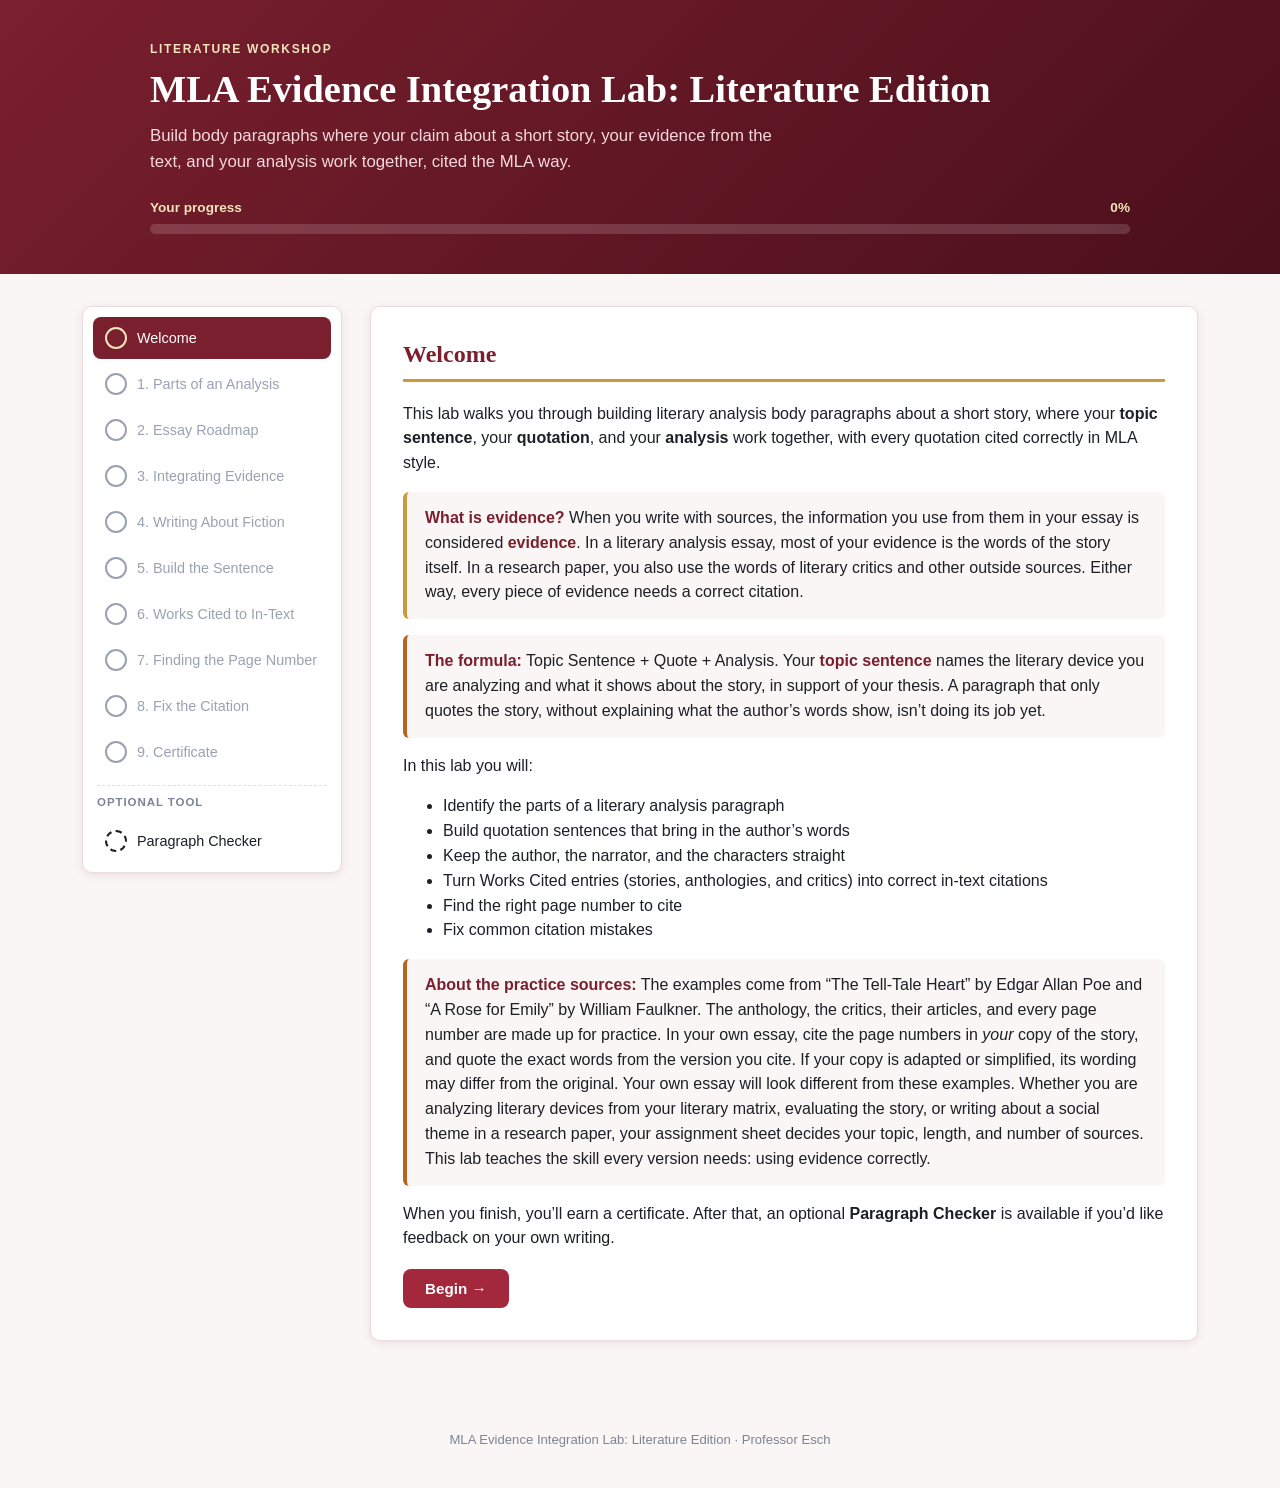
<file: literature.html>
<!DOCTYPE html>
<html lang="en">
<head>
<meta charset="UTF-8" />
<meta name="viewport" content="width=device-width, initial-scale=1.0" />
<title>MLA Evidence Integration Lab: Literature Edition</title>
<style>
:root {
  --navy: #7a1f2e;
  --navy-dark: #4a0f1b;
  --blue: #a3283c;
  --teal: #b5651d;
  --gold: #c99a3b;
  --gold-light: #f4e3bd;
  --ink: #1c1f26;
  --paper: #ffffff;
  --paper-soft: #fbf6f6;
  --border: #e8dcde;
  --green: #2f8a4b;
  --red: #b3423a;
  --radius: 10px;
  --shadow: 0 2px 10px rgba(74, 15, 27, 0.10);
  font-size: 16px;
}
* { box-sizing: border-box; }
html, body {
  margin: 0; padding: 0;
  background: var(--paper-soft);
  color: var(--ink);
  font-family: -apple-system, BlinkMacSystemFont, "Segoe UI", Roboto, Helvetica, Arial, sans-serif;
  line-height: 1.55;
}
h1, h2, h3, h4 { font-family: Georgia, "Times New Roman", serif; color: var(--navy); line-height: 1.25; }
.skip-link { position: absolute; left: -999px; background: var(--gold); color: var(--navy-dark); padding: 10px 16px; border-radius: 6px; z-index: 100; }
.skip-link:focus { left: 12px; top: 12px; }

/* Masthead */
.masthead { background: linear-gradient(135deg, var(--navy) 0%, var(--navy-dark) 100%); color: #fff; padding: clamp(24px, 4vw, 40px) clamp(20px, 5vw, 56px); }
.masthead-inner { max-width: 980px; margin: 0 auto; }
.eyebrow { text-transform: uppercase; letter-spacing: 0.14em; font-size: 0.75rem; color: var(--gold-light); margin: 0 0 6px; font-weight: 600; }
.masthead h1 { color: #fff; font-size: clamp(1.6rem, 3.4vw, 2.4rem); margin: 0 0 10px; }
.masthead .subtitle { color: #f5d9dc; font-size: clamp(0.95rem, 1.6vw, 1.05rem); max-width: 640px; margin: 0; }
.progress-wrap { max-width: 980px; margin: 22px auto 0; }
.progress-label { display: flex; justify-content: space-between; font-size: 0.85rem; color: var(--gold-light); margin-bottom: 6px; font-weight: 600; }
.progress-bar-track { background: rgba(255,255,255,0.15); border-radius: 999px; height: 10px; overflow: hidden; }
.progress-bar-fill { background: linear-gradient(90deg, var(--gold) 0%, var(--teal) 100%); height: 100%; border-radius: 999px; transition: width 0.4s ease; }

/* Layout */
.layout { max-width: 1180px; margin: 0 auto; padding: clamp(16px, 3vw, 32px); display: grid; grid-template-columns: 260px 1fr; gap: 28px; align-items: start; }
.sidebar { position: sticky; top: 20px; background: var(--paper); border: 1px solid var(--border); border-radius: var(--radius); box-shadow: var(--shadow); padding: 10px; max-height: calc(100vh - 40px); overflow-y: auto; }
.module-list { list-style: none; margin: 0; padding: 0; display: flex; flex-direction: column; gap: 4px; }
.module-list li.optional-divider { border-top: 1px dashed var(--border); margin: 8px 4px 4px; padding-top: 8px; font-size: 0.72rem; text-transform: uppercase; letter-spacing: 0.08em; color: #7c8394; font-weight: 700; }
.module-nav-btn { width: 100%; text-align: left; background: none; border: none; border-radius: 8px; padding: 10px 12px; font-size: 0.9rem; color: var(--ink); cursor: pointer; display: flex; align-items: center; gap: 10px; font-family: inherit; }
.module-nav-btn:hover:not([disabled]) { background: var(--paper-soft); }
.module-nav-btn.active { background: var(--navy); color: #fff; }
.module-nav-btn.active .module-status { color: var(--gold-light); }
.module-nav-btn[disabled] { color: #9aa2b1; cursor: not-allowed; }
.module-status { flex: none; width: 22px; height: 22px; border-radius: 50%; border: 2px solid currentColor; display: inline-flex; align-items: center; justify-content: center; font-size: 0.75rem; font-weight: 700; }
.module-nav-btn.complete .module-status { background: var(--green); border-color: var(--green); color: #fff; }
.module-nav-btn.optional .module-status { border-style: dashed; }
.module-label { flex: 1; }

/* Content */
.content { min-width: 0; outline: none; }
.card { background: var(--paper); border: 1px solid var(--border); border-radius: var(--radius); box-shadow: var(--shadow); padding: clamp(18px, 3vw, 32px); margin-bottom: 20px; }
.card h2 { margin-top: 0; font-size: 1.5rem; border-bottom: 3px solid var(--gold); padding-bottom: 10px; }
.card h3 { font-size: 1.15rem; margin-top: 28px; }
.callout { background: var(--paper-soft); border-left: 4px solid var(--teal); border-radius: 6px; padding: 14px 18px; margin: 16px 0; }
.callout.gold { border-left-color: var(--gold); }
.callout.never { background: #fdefee; border: 2px solid var(--red); border-left-width: 6px; }
.callout.never strong { color: var(--red); font-size: 1.1rem; text-transform: uppercase; letter-spacing: 0.04em; }
.callout.never ul { list-style: none; padding-left: 0; }
.callout.never li { color: #7c2a24; font-weight: 600; padding-left: 28px; position: relative; }
.callout.never li::before { content: "\2716"; position: absolute; left: 4px; color: var(--red); }
.callout strong { color: var(--navy); }
.callout ul { margin: 8px 0 0; padding-left: 22px; }
.callout li { margin: 4px 0; }
.example-box { background: #fbf8f0; border: 1px dashed var(--gold); border-radius: 8px; padding: 14px 18px; margin: 14px 0; font-size: 0.96rem; }
.hl { color: var(--red); font-weight: 700; }
.hl-dot { font-size: 1.5em; line-height: 0; padding: 0 1px; }
.example-box .label { text-transform: uppercase; font-size: 0.72rem; letter-spacing: 0.08em; font-weight: 700; color: var(--gold); display: block; margin-bottom: 6px; }
.fx { border-radius: 4px; padding: 1px 2px; transition: background .25s, box-shadow .25s; }
.fx.on { background: var(--gold-light); box-shadow: 0 0 0 2px var(--gold); font-weight: 700; color: var(--navy); }
.fx-dot.on { padding: 1px 5px; }
.sp-underline { text-decoration: underline; text-decoration-color: var(--gold); text-decoration-thickness: 3px; text-underline-offset: 4px; }
.card h4 { font-size: 1rem; margin: 22px 0 6px; color: var(--teal); }
.formula-steps { display: flex; flex-wrap: wrap; align-items: center; gap: 6px; margin: 4px 0 8px; }
.fs-step { display: inline-flex; align-items: center; gap: 6px; padding: 6px 12px 6px 6px; border-radius: 999px; border: 1.5px solid var(--border); font-size: 0.85rem; font-weight: 600; color: #6b7385; background: #fff; }
.fs-step b { width: 22px; height: 22px; border-radius: 50%; background: var(--border); color: #fff; display: inline-flex; align-items: center; justify-content: center; font-size: 0.75rem; }
.fs-step.current { border-color: var(--navy); color: var(--navy); }
.fs-step.current b { background: var(--navy); }
.fs-step.done { border-color: #bfe6ca; color: var(--green); background: #eefaf1; }
.fs-step.done b { background: var(--green); }
.fs-plus { color: #9aa2b1; font-weight: 700; }
.right-wrong { display: grid; grid-template-columns: 1fr 1fr; gap: 10px; margin: 12px 0; }
.right-wrong div { border-radius: 8px; padding: 10px 14px; font-size: 0.95rem; }
.right-wrong .rw-right { background: #eefaf1; border: 1px solid #bfe6ca; }
.right-wrong .rw-wrong { background: #fdefee; border: 1px solid #f3c8c4; }
.right-wrong .tag { display: block; font-size: 0.72rem; font-weight: 700; text-transform: uppercase; letter-spacing: 0.08em; margin-bottom: 2px; }

/* Roadmap: all five steps on one line */
.roadmap { display: flex; flex-wrap: nowrap; gap: 6px; align-items: stretch; margin: 20px 0; }
.roadmap-step { flex: 1 1 0; min-width: 0; background: var(--navy); color: #fff; padding: 10px 4px; border-radius: 8px; font-size: clamp(0.72rem, 1.15vw, 0.84rem); white-space: nowrap; font-weight: 600; text-align: center; display: flex; flex-direction: column; justify-content: center; }
.roadmap-step small { font-weight: 500; opacity: 0.85; white-space: normal; line-height: 1.25; margin-top: 2px; }
.roadmap-arrow { flex: none; color: var(--blue); font-size: 1.1rem; display: flex; align-items: center; }

/* Multiple choice */
.q-meta { display: flex; justify-content: space-between; align-items: center; gap: 10px; flex-wrap: wrap; margin: 22px 0 6px; font-size: 0.85rem; font-weight: 700; color: var(--teal); text-transform: uppercase; letter-spacing: 0.06em; }
.q-dots { display: flex; gap: 5px; }
.q-dots span { width: 11px; height: 11px; border-radius: 50%; background: var(--border); }
.q-dots span.done { background: var(--green); }
.q-dots span.current { background: var(--gold); }
.q-prompt { font-size: 1rem; }
.choice-group { display: flex; flex-direction: column; gap: 10px; margin: 16px 0; }
.choice-btn { text-align: left; border: 1.5px solid var(--border); background: var(--paper); border-radius: 8px; padding: 12px 16px; cursor: pointer; font-family: inherit; font-size: 0.95rem; color: var(--ink); }
.choice-btn:hover:not([disabled]) { border-color: var(--blue); }
.choice-btn.correct { border-color: var(--green); background: #eefaf1; }
.choice-btn.incorrect { border-color: var(--red); background: #fdefee; text-decoration: line-through; text-decoration-color: rgba(179,66,58,0.5); }
.choice-btn[disabled] { cursor: default; }
.wc-entry { background: var(--paper-soft); border: 1px solid var(--border); border-radius: 8px; padding: 12px 16px 12px calc(16px + 2em); text-indent: -2em; font-family: Georgia, "Times New Roman", serif; margin: 10px 0; }
.wc-label { font-size: 0.72rem; font-weight: 700; text-transform: uppercase; letter-spacing: 0.08em; color: var(--navy); margin-top: 14px; display: block; }

.feedback-msg { margin-top: 12px; padding: 12px 16px; border-radius: 8px; font-size: 0.95rem; }
.feedback-msg.good { background: #eefaf1; color: #1e5c33; border: 1px solid #bfe6ca; }
.feedback-msg.bad { background: #fdefee; color: #7c2a24; border: 1px solid #f3c8c4; }
.feedback-msg ul { margin: 8px 0 0; padding-left: 20px; }
.feedback-msg li { margin: 6px 0; }

/* Buttons */
.btn { display: inline-flex; align-items: center; gap: 8px; background: var(--blue); color: #fff; border: none; border-radius: 8px; padding: 11px 22px; font-size: 0.95rem; font-weight: 600; cursor: pointer; font-family: inherit; }
.btn:hover { background: var(--navy); }
.btn.secondary { background: transparent; color: var(--blue); border: 1.5px solid var(--blue); }
.btn.secondary:hover { background: var(--paper-soft); }
.btn[disabled] { background: #b9bfcc; cursor: not-allowed; }
.btn-row { display: flex; gap: 10px; flex-wrap: wrap; margin-top: 18px; align-items: center; }

/* Drag-to-order list */
.order-list { list-style: none; margin: 16px 0; padding: 0; display: flex; flex-direction: column; gap: 8px; }
.order-item { border: 1.5px solid var(--border); border-radius: 8px; padding: 12px 14px; background: var(--paper); display: flex; align-items: center; gap: 12px; cursor: grab; touch-action: none; user-select: none; -webkit-user-select: none; }
.order-item:hover { border-color: var(--blue); }
.order-item.dragging { cursor: grabbing; box-shadow: 0 10px 28px rgba(74,15,27,0.22); border-color: var(--blue); }
.order-item.correct-position { border-color: var(--green); background: #eefaf1; }
.order-item.wrong-position { border-color: var(--red); background: #fdefee; }
.order-placeholder { border: 2px dashed var(--blue); border-radius: 8px; background: #fbeff0; }
.order-handle { color: #9aa2b1; font-size: 1.2rem; flex: none; }
.order-num { flex: none; width: 26px; height: 26px; border-radius: 50%; background: var(--navy); color: #fff; font-size: 0.8rem; font-weight: 700; display: inline-flex; align-items: center; justify-content: center; }
.hint { font-size: 0.85rem; color: #5d6577; }

/* Sentence builder */
.formula-slots { display: grid; grid-template-columns: 2fr 3fr 1.4fr 0.7fr; gap: 8px; margin: 16px 0; }
.slot { border: 2px dashed #dcbcc1; border-radius: 10px; padding: 8px; min-height: 92px; background: var(--paper-soft); display: flex; flex-direction: column; gap: 6px; cursor: pointer; transition: border-color .15s, background .15s; }
.slot.hover, .slot:focus-visible { border-color: var(--blue); background: #fbeff0; }
.slot.armed { border-color: var(--gold); }
.slot.correct { border-style: solid; border-color: var(--green); background: #eefaf1; }
.slot.incorrect { border-style: solid; border-color: var(--red); background: #fdefee; }
.slot-label { font-size: 0.68rem; font-weight: 700; text-transform: uppercase; letter-spacing: 0.07em; color: var(--teal); }
.slot-drop { flex: 1; display: flex; align-items: center; }
.chip-bank { display: flex; flex-wrap: wrap; gap: 8px; padding: 12px; border: 1px solid var(--border); border-radius: 10px; min-height: 64px; background: #fff; }
.chip-bank.hover { border-color: var(--blue); background: #fbeff0; }
.chip-bank-label { font-size: 0.72rem; font-weight: 700; text-transform: uppercase; letter-spacing: 0.08em; color: #5d6577; margin: 14px 0 6px; display: block; }
.chip { font-family: inherit; font-size: 0.92rem; color: var(--ink); background: #fff; border: 1.5px solid var(--navy); border-radius: 8px; padding: 8px 12px; cursor: grab; touch-action: none; user-select: none; -webkit-user-select: none; text-align: left; line-height: 1.35; }
.slot .chip { width: 100%; }
.chip:hover { background: #fcf3f4; }
.chip.selected { background: var(--gold-light); border-color: var(--gold); box-shadow: 0 0 0 3px rgba(201,154,59,0.3); }
.chip.drag-source { opacity: 0.35; }
.chip.ghost { position: fixed; z-index: 1000; pointer-events: none; box-shadow: 0 10px 28px rgba(74,15,27,0.25); cursor: grabbing; max-width: 360px; }
.built-sentence { font-family: Georgia, serif; font-size: 1.05rem; margin-top: 6px; }

/* Paragraph checker */
.checker-options { display: grid; grid-template-columns: 1fr 1fr; gap: 14px; margin: 16px 0; }
.opt-group { border: 1px solid var(--border); border-radius: 8px; padding: 10px 14px; margin: 0; }
.opt-group legend { font-weight: 700; font-size: 0.9rem; color: var(--navy); padding: 0 4px; }
.opt-group label { display: flex; gap: 8px; align-items: flex-start; font-size: 0.92rem; margin: 6px 0; cursor: pointer; }
.opt-group input { margin-top: 4px; }
textarea.coach-input { width: 100%; min-height: 200px; border: 1.5px solid var(--border); border-radius: 8px; padding: 12px; font-family: inherit; font-size: 0.95rem; resize: vertical; }
textarea.coach-input:focus { outline: 3px solid var(--gold); border-color: var(--gold); }
.formula-check { margin-top: 14px; border: 1.5px solid var(--navy); border-radius: 8px; padding: 12px 16px; background: #fff; overflow-x: auto; }
.formula-check strong { color: var(--navy); }
.formula-check table { width: 100%; border-collapse: collapse; font-size: 0.9rem; min-width: 520px; }
.formula-check th { text-align: center; font-size: 0.72rem; text-transform: uppercase; letter-spacing: 0.05em; color: var(--teal); padding: 6px; border-bottom: 2px solid var(--border); }
.formula-check th:first-child, .formula-check td.ft-q { text-align: left; }
.formula-check td { text-align: center; padding: 8px 6px; border-bottom: 1px solid var(--border); }
.ft-q { font-family: Georgia, serif; color: #444; }
.ft-missing td { background: #fdefee; }
.ft-missing .ft-q { color: var(--red); font-family: inherit; }
.ft { display: inline-flex; align-items: center; justify-content: center; min-width: 24px; height: 24px; border-radius: 50%; font-weight: 700; font-size: 0.8rem; }
.ft.ok { background: #eefaf1; color: var(--green); border: 1.5px solid #bfe6ca; }
.ft.no { background: #fdefee; color: var(--red); border: 1.5px solid #f3c8c4; }
.ft.warn { background: var(--gold-light); color: #8a6414; border: 1.5px solid var(--gold); }
.ft.na { border-radius: 999px; padding: 0 8px; font-size: 0.72rem; font-weight: 600; color: #6b7385; background: var(--paper-soft); border: 1px solid var(--border); }
.check-summary { margin-top: 18px; padding: 14px 18px; border-radius: 8px; font-weight: 700; font-size: 1rem; display: flex; gap: 10px; align-items: center; }
.check-summary.has-issues { background: #b3423a; color: #fff; }
.check-summary.no-issues { background: var(--green); color: #fff; }
.issue-snippet { font-family: Georgia, serif; background: rgba(255,255,255,0.7); padding: 1px 4px; border-radius: 4px; }

/* Certificate */
.certificate-panel { text-align: center; }
.name-input { font-size: 1rem; padding: 10px 14px; border: 1.5px solid var(--border); border-radius: 8px; width: 100%; max-width: 340px; font-family: inherit; }
.certificate { border: 3px double var(--gold); outline: 1px solid var(--gold); outline-offset: 6px; border-radius: 6px; padding: 40px 36px 30px; margin: 28px auto; max-width: 680px; background: #fffdf6; text-align: center; }
.cert-eyebrow { text-transform: uppercase; letter-spacing: 0.16em; font-size: 0.72rem; color: var(--gold); font-weight: 700; margin: 0; }
.certificate h2 { border: none; font-size: 2rem; margin: 6px 0 14px; padding: 0; }
.cert-detail { color: #444; font-size: 0.98rem; margin: 6px 0; }
.cert-name { font-family: Georgia, serif; font-size: 1.8rem; color: var(--navy); border-bottom: 2px solid var(--gold); display: inline-block; padding: 4px 28px; margin: 8px 0 12px; }
.certificate ul { text-align: left; display: inline-block; margin: 12px auto 18px; padding-left: 22px; font-size: 0.95rem; }
.certificate li { margin: 5px 0; }
.cert-footer { display: flex; justify-content: space-between; gap: 18px; margin-top: 18px; text-align: center; flex-wrap: wrap; }
.cert-footer > div { flex: 1 1 160px; }
.cert-line { display: block; border-bottom: 1px solid #888; padding-bottom: 4px; font-family: Georgia, serif; font-size: 1rem; color: var(--navy); min-height: 1.6em; }
.cert-footer small { display: block; margin-top: 4px; font-size: 0.72rem; text-transform: uppercase; letter-spacing: 0.1em; color: #666; }
.cert-id { font-family: "Courier New", monospace; letter-spacing: 0.02em; font-weight: 700; font-size: 0.88rem !important; white-space: nowrap; }

.site-footer { text-align: center; color: #7c8394; font-size: 0.82rem; padding: 24px; }

@media (max-width: 800px) {
  .layout { grid-template-columns: 1fr; }
  .sidebar { position: static; max-height: none; }
}
@media (max-width: 640px) {
  .roadmap { flex-direction: column; }
  .roadmap-step { white-space: normal; font-size: 0.9rem; }
  .roadmap-arrow { justify-content: center; transform: rotate(90deg); }
  .formula-slots { grid-template-columns: 1fr 1fr; }
  .checker-options, .right-wrong { grid-template-columns: 1fr; }
}
@media print {
  .masthead, .sidebar, .site-footer, .btn-row, .no-print { display: none !important; }
  .layout { display: block; padding: 0; }
  .card { border: none; box-shadow: none; }
  .card:not(.certificate-panel) { display: none !important; }
  .certificate { margin: 0 auto; }
}
@media (prefers-reduced-motion: reduce) { * { transition: none !important; scroll-behavior: auto !important; } }
:focus-visible { outline: 3px solid var(--gold); outline-offset: 2px; }
</style>
</head>
<body>

<a href="#main" class="skip-link">Skip to main content</a>

<header class="masthead">
  <div class="masthead-inner">
    <p class="eyebrow">Literature Workshop</p>
    <h1>MLA Evidence Integration Lab: Literature Edition</h1>
    <p class="subtitle">Build body paragraphs where your claim about a short story, your evidence from the text, and your analysis work together, cited the MLA way.</p>
  </div>
  <div class="progress-wrap">
    <div class="progress-label"><span>Your progress</span><span id="progress-percent">0%</span></div>
    <div class="progress-bar-track"><div class="progress-bar-fill" id="progress-bar-fill" style="width:0%"></div></div>
  </div>
</header>

<div class="layout">
  <nav class="sidebar" aria-label="Lab modules"><ol class="module-list" id="module-list"></ol></nav>
  <main id="main" class="content" tabindex="-1"><div id="module-container"></div></main>
</div>

<footer class="site-footer"><p>MLA Evidence Integration Lab: Literature Edition &middot; Professor Esch</p></footer>

<script>
/* MLA Evidence Integration Lab: Literature Edition. Single file, no dependencies.
   Progress is saved in the browser so students can leave and come back. */
(function () {
  "use strict";

  var STORAGE_KEY = "mlaEvidenceLabLit_v1";

  var MODULES = [
    { id: "welcome", label: "Welcome" },
    { id: "parts", label: "1. Parts of an Analysis" },
    { id: "roadmap", label: "2. Essay Roadmap" },
    { id: "evidence", label: "3. Integrating Evidence" },
    { id: "fiction", label: "4. Writing About Fiction" },
    { id: "builder", label: "5. Build the Sentence" },
    { id: "matching", label: "6. Works Cited to In-Text" },
    { id: "pagenum", label: "7. Finding the Page Number" },
    { id: "fixit", label: "8. Fix the Citation" },
    { id: "certificate", label: "9. Certificate" },
    { id: "checker", label: "Paragraph Checker", optional: true }
  ];

  /* ---------- State ---------- */
  function defaultState() {
    return {
      currentModule: "welcome",
      completed: {},
      quizzes: {},
      builderRound: 0,
      checker: { text: "", type: "body", pages: "yes", thesis: "" },
      studentName: "",
      certId: "",
      certDate: "",
      certName: ""
    };
  }
  var state = loadState();
  function loadState() {
    try {
      var raw = localStorage.getItem(STORAGE_KEY);
      if (!raw) return defaultState();
      var parsed = JSON.parse(raw), merged = defaultState();
      for (var k in parsed) if (Object.prototype.hasOwnProperty.call(parsed, k)) merged[k] = parsed[k];
      return merged;
    } catch (e) { return defaultState(); }
  }
  function saveState() { try { localStorage.setItem(STORAGE_KEY, JSON.stringify(state)); } catch (e) {} }

  /* ---------- Navigation ---------- */
  function moduleIndex(id) { for (var i = 0; i < MODULES.length; i++) if (MODULES[i].id === id) return i; return -1; }
  function getModule(id) { return MODULES[moduleIndex(id)]; }
  function isUnlocked(id) {
    var idx = moduleIndex(id);
    if (idx <= 0) return true;
    if (MODULES[idx].optional) return true;
    return !!state.completed[MODULES[idx - 1].id];
  }
  function markComplete(id) { state.completed[id] = true; saveState(); renderSidebar(); renderProgress(); }
  function goTo(id) {
    if (!isUnlocked(id)) return;
    state.currentModule = id; saveState();
    renderSidebar(); renderModule();
    document.getElementById("main").focus({ preventScroll: true });
    window.scrollTo({ top: 0, behavior: "smooth" });
  }
  function renderProgress() {
    var req = MODULES.filter(function (m) { return !m.optional; });
    var done = req.filter(function (m) { return state.completed[m.id]; }).length;
    var pct = Math.round(done / req.length * 100);
    document.getElementById("progress-percent").textContent = pct + "%";
    document.getElementById("progress-bar-fill").style.width = pct + "%";
  }
  function renderSidebar() {
    var list = document.getElementById("module-list");
    list.innerHTML = "";
    MODULES.forEach(function (m) {
      if (m.optional) {
        var d = document.createElement("li"); d.className = "optional-divider"; d.textContent = "Optional tool"; list.appendChild(d);
      }
      var li = document.createElement("li"), btn = document.createElement("button");
      var complete = !!state.completed[m.id];
      btn.className = "module-nav-btn" + (m.id === state.currentModule ? " active" : "") + (complete ? " complete" : "") + (m.optional ? " optional" : "");
      btn.disabled = !isUnlocked(m.id);
      btn.innerHTML = '<span class="module-status">' + (complete ? "✓" : "") + '</span><span class="module-label">' + escapeHtml(m.label) + "</span>";
      btn.addEventListener("click", function () { goTo(m.id); });
      li.appendChild(btn); list.appendChild(li);
    });
  }
  function container() { return document.getElementById("module-container"); }
  function renderModule() {
    var r = {
      welcome: renderWelcome, parts: renderParts, roadmap: renderRoadmap, evidence: renderEvidence,
      fiction: renderFiction, builder: renderBuilder, matching: renderMatching, pagenum: renderPageNum,
      fixit: renderFixIt, certificate: renderCertificate, checker: renderChecker
    };
    (r[state.currentModule] || renderWelcome)();
  }

  /* ---------- Helpers ---------- */
  function escapeHtml(str) {
    return String(str == null ? "" : str).replace(/&/g, "&amp;").replace(/</g, "&lt;").replace(/>/g, "&gt;").replace(/"/g, "&quot;");
  }
  function shuffle(arr) {
    var a = arr.slice();
    for (var i = a.length - 1; i > 0; i--) { var j = Math.floor(Math.random() * (i + 1)); var t = a[i]; a[i] = a[j]; a[j] = t; }
    return a;
  }
  function scrollNear(el) { if (el && el.scrollIntoView) el.scrollIntoView({ behavior: "smooth", block: "nearest" }); }
  function continueBtn(id, label) { return '<div class="btn-row"><button class="btn" id="' + id + '">' + (label || "Continue") + " &rarr;</button></div>"; }

  /* Builds one multiple-choice question inside `area`. Calls onCorrect(fbEl) when answered right. */
  function buildChoices(area, q, onCorrect) {
    var group = document.createElement("div"); group.className = "choice-group";
    var fb = document.createElement("div"); fb.setAttribute("aria-live", "polite");
    area.appendChild(group); area.appendChild(fb);
    q.options.forEach(function (opt) {
      var b = document.createElement("button");
      b.type = "button"; b.className = "choice-btn"; b.innerHTML = opt.text;
      b.addEventListener("click", function () {
        if (opt.correct) {
          Array.prototype.forEach.call(group.children, function (c) { c.disabled = true; });
          b.classList.add("correct");
          fb.innerHTML = '<div class="feedback-msg good"><strong>Correct.</strong> ' + (opt.why || q.explain || "") + "</div>";
          onCorrect(fb);
        } else {
          b.classList.add("incorrect"); b.disabled = true;
          fb.innerHTML = '<div class="feedback-msg bad"><strong>Not quite.</strong> ' + (opt.why || "Try another answer.") + "</div>";
        }
        scrollNear(fb);
      });
      group.appendChild(b);
    });
  }

  /* A module made of several multiple-choice questions, one at a time. */
  function renderQuizModule(cfg) {
    var qs = state.quizzes[cfg.id] || (state.quizzes[cfg.id] = { index: 0 });
    var n = cfg.questions.length;
    container().innerHTML = '<section class="card"><h2>' + cfg.title + "</h2>" + (cfg.intro || "") + '<div id="quiz-area"></div></section>';
    var area = document.getElementById("quiz-area");

    function showDone() {
      area.innerHTML = '<div class="feedback-msg good" style="margin-top:20px"><strong>Section complete.</strong> You answered all ' + n + " question" + (n > 1 ? "s" : "") + '.</div><div class="btn-row"><button class="btn secondary" id="review-btn">Review the questions</button><button class="btn" id="cont-btn">Continue &rarr;</button></div>';
      document.getElementById("review-btn").addEventListener("click", function () { showQ(0, true); });
      document.getElementById("cont-btn").addEventListener("click", function () { goTo(cfg.nextId); });
    }
    function showQ(i, reviewing) {
      var q = cfg.questions[i];
      var dots = "";
      for (var d = 0; d < n; d++) {
        var cls = (state.completed[cfg.id] || d < i) ? "done" : (d === i ? "current" : "");
        if (d === i) cls = "current";
        dots += '<span class="' + cls + '"></span>';
      }
      area.innerHTML = '<div class="q-meta"><span>' + (n > 1 ? "Question " + (i + 1) + " of " + n : "Quick check") + '</span><span class="q-dots" aria-hidden="true">' + (n > 1 ? dots : "") + '</span></div><div class="q-prompt">' + q.prompt + "</div>";
      buildChoices(area, q, function (fb) {
        var last = i === n - 1;
        if (!reviewing) { qs.index = last ? i : i + 1; saveState(); }
        if (last) markComplete(cfg.id);
        fb.insertAdjacentHTML("beforeend", continueBtn("q-next", last ? "Continue" : "Next question"));
        document.getElementById("q-next").addEventListener("click", function () {
          if (last) goTo(cfg.nextId);
          else { showQ(i + 1, reviewing); scrollNear(area); }
        });
      });
    }
    if (state.completed[cfg.id]) showDone(); else showQ(Math.min(qs.index, n - 1), false);
  }

  /* ---------- Welcome ---------- */
  function renderWelcome() {
    container().innerHTML =
      '<section class="card"><h2>Welcome</h2>' +
      "<p>This lab walks you through building literary analysis body paragraphs about a short story, where your <strong>topic sentence</strong>, your <strong>quotation</strong>, and your <strong>analysis</strong> work together, with every quotation cited correctly in MLA style.</p>" +
      '<div class="callout gold"><strong>What is evidence?</strong> When you write with sources, the information you use from them in your essay is considered <strong>evidence</strong>. In a literary analysis essay, most of your evidence is the words of the story itself. In a research paper, you also use the words of literary critics and other outside sources. Either way, every piece of evidence needs a correct citation.</div>' +
      '<div class="callout"><strong>The formula:</strong> Topic Sentence + Quote + Analysis. Your <strong>topic sentence</strong> names the literary device you are analyzing and what it shows about the story, in support of your thesis. A paragraph that only quotes the story, without explaining what the author’s words show, isn’t doing its job yet.</div>' +
      "<p>In this lab you will:</p>" +
      "<ul><li>Identify the parts of a literary analysis paragraph</li><li>Build quotation sentences that bring in the author’s words</li><li>Keep the author, the narrator, and the characters straight</li><li>Turn Works Cited entries (stories, anthologies, and critics) into correct in-text citations</li><li>Find the right page number to cite</li><li>Fix common citation mistakes</li></ul>" +
      '<div class="callout"><strong>About the practice sources:</strong> The examples come from “The Tell-Tale Heart” by Edgar Allan Poe and “A Rose for Emily” by William Faulkner. The anthology, the critics, their articles, and every page number are made up for practice. In your own essay, cite the page numbers in <em>your</em> copy of the story, and quote the exact words from the version you cite. If your copy is adapted or simplified, its wording may differ from the original. Your own essay will look different from these examples. Whether you are analyzing literary devices from your literary matrix, evaluating the story, or writing about a social theme in a research paper, your assignment sheet decides your topic, length, and number of sources. This lab teaches the skill every version needs: using evidence correctly.</div>' +
      "<p>When you finish, you’ll earn a certificate. After that, an optional <strong>Paragraph Checker</strong> is available if you’d like feedback on your own writing.</p>" +
      continueBtn("next-btn", "Begin") + "</section>";
    document.getElementById("next-btn").addEventListener("click", function () { markComplete("welcome"); goTo("parts"); });
  }

  /* ---------- 1. Parts ---------- */
  var EXAMPLE_PARA = "Poe uses the narrator’s first-person point of view to show that his claim of sanity cannot be trusted. Poe’s narrator insists, “I loved the old man” (53), even though he goes on to kill him. This contradiction suggests that the narrator’s calm explanation hides a mind fixed on a single obsession. Poe therefore invites readers to doubt anything the narrator claims about himself.";
  function renderParts() {
    renderQuizModule({
      id: "parts", nextId: "roadmap", title: "1. Parts of an Analysis",
      intro:
        "<p>Every body paragraph in a literary essay is built from four moving parts:</p><ul>" +
        "<li><strong>Thesis statement:</strong> your essay’s main claim about the story, usually the last sentence of your introduction. A good literary thesis is arguable, and it usually names the literary devices you will analyze (chosen from your literary matrix) and what they show about the story’s meaning.</li>" +
        "<li><strong>Topic sentence:</strong> the first sentence of a body paragraph. It names <em>one literary device</em> and says what it shows about the story, and the rest of the paragraph proves that claim.</li>" +
        "<li><strong>Evidence:</strong> the words you use from a source. In a literary analysis, that is usually a quotation (or paraphrase) from the story. In a research paper, it can also come from a critic or another outside source.</li>" +
        "<li><strong>Analysis:</strong> your own explanation of what the evidence shows and how the author’s choices create that meaning. This is the part students skip most often.</li></ul>" +
        '<div class="callout gold"><strong>Thesis vs. topic sentence:</strong> your thesis makes the big claim about the story; each topic sentence takes one literary device and shows how it supports that claim.<ul>' +
        "<li><em>Thesis:</em> In “The Tell-Tale Heart,” Poe uses point of view and symbolism to show that guilt cannot be silenced.</li>" +
        "<li><em>Topic sentence (Device 1):</em> Poe uses the narrator’s first-person point of view to show that his claim of sanity cannot be trusted.</li>" +
        "<li><em>Topic sentence (Device 2):</em> Poe uses the sound of the beating heart as a symbol of the narrator’s guilt overpowering his self-control.</li></ul>" +
        "Test: a good topic sentence names one literary device and says what it shows about the story. If it only retells the plot, it isn’t doing its job yet.</div>" +
        '<div class="example-box"><span class="label">Example paragraph</span>' + EXAMPLE_PARA + "</div>",
      questions: [
        {
          prompt: '<div class="example-box"><span class="label">Thesis</span>In “A Rose for Emily,” William Faulkner uses point of view and symbolism to show that Miss Emily is treated more like a monument than a person.</div>Which sentence would work as a <strong>topic sentence</strong> for a body paragraph? (Remember: it should name one literary device and say what it shows, in a way that backs up the thesis.)',
          options: [
            { text: "William Faulkner was born in Mississippi in 1897.", why: "That’s a biographical fact, not a claim about a literary device." },
            { text: "Faulkner uses the town’s collective point of view to show that Miss Emily is a public symbol more than a private person.", correct: true, why: "It names a literary device (point of view) and says what it shows, so it backs up the thesis." },
            { text: "The narrator says the men attended the funeral out of “a sort of respectful affection for a fallen monument” (118).", why: "That’s evidence. A topic sentence is your own claim, in your own words, before any quotation." },
            { text: "Many readers enjoy the story’s shocking ending.", why: "That’s a personal reaction, not a claim about how a literary device creates meaning." }
          ]
        },
        {
          prompt: "Now look at the example paragraph. Which sentence is the <strong>topic sentence</strong> (the claim about a literary device)?",
          options: [
            { text: "Poe’s narrator insists, “I loved the old man” (53), even though he goes on to kill him.", why: "That sentence is the evidence. It brings in a quotation from the story." },
            { text: "Poe uses the narrator’s first-person point of view to show that his claim of sanity cannot be trusted.", correct: true, why: "It opens the paragraph and names the one literary device this paragraph will analyze." },
            { text: "Poe therefore invites readers to doubt anything the narrator claims about himself.", why: "That is the closing sentence. It ties the paragraph back to the bigger claim." }
          ]
        },
        {
          prompt: "Which sentence in the example is the <strong>analysis</strong>?",
          options: [
            { text: "Poe uses the narrator’s first-person point of view to show that his claim of sanity cannot be trusted.", why: "That is the topic sentence. Look for the sentence that explains what the quotation shows." },
            { text: "Poe’s narrator insists, “I loved the old man” (53), even though he goes on to kill him.", why: "That is the evidence itself. Analysis comes after it and explains it." },
            { text: "This contradiction suggests that the narrator’s calm explanation hides a mind fixed on a single obsession.", correct: true, why: "It doesn’t repeat the quote or add new evidence. It explains what the quote shows about the narrator, and that’s analysis." },
            { text: "Poe therefore invites readers to doubt anything the narrator claims about himself.", why: "That sentence extends the paragraph’s claim. Analysis explains the meaning of the evidence." }
          ]
        }
      ]
    });
  }

  /* ---------- 2. Roadmap ---------- */
  function renderRoadmap() {
    container().innerHTML =
      '<section class="card"><h2>2. Essay Roadmap</h2>' +
      "<p>Here’s where your paragraphs fit in the whole essay:</p>" +
      '<div class="roadmap">' +
      '<div class="roadmap-step">Introduction<small>+ Thesis</small></div><div class="roadmap-arrow">&rarr;</div>' +
      '<div class="roadmap-step">Body Paragraph 1<small>Point 1</small></div><div class="roadmap-arrow">&rarr;</div>' +
      '<div class="roadmap-step">Body Paragraph 2<small>Point 2</small></div><div class="roadmap-arrow">&rarr;</div>' +
      '<div class="roadmap-step">Body Paragraph 3<small>Point 3 (and more)</small></div><div class="roadmap-arrow">&rarr;</div>' +
      '<div class="roadmap-step">Conclusion<small>Wrap-up</small></div>' +
      "</div>" +
      '<div class="callout gold"><strong>Every essay follows this shape:</strong> an introduction that ends with a thesis, body paragraphs that each prove one point, and a conclusion. Your assignment sheet tells you how many body paragraphs to write and what each one covers. In a literary analysis, a body paragraph usually focuses on one literary device from your literary matrix (for example symbolism, imagery, irony, point of view, characterization, or setting). In an evaluative essay, it covers one criterion. In a research paper, a body paragraph may explain a social theme or issue and bring in your outside sources. Your topics will differ from your classmates’, so the examples in this lab show the pattern, not the answer.</div>' +
      '<div class="callout"><strong>Your introduction</strong> names the author and the title of the story, gives a little context, and ends with your thesis. Story titles go in quotation marks the first time you mention them: “The Tell-Tale Heart.”</div>' +
      '<div class="callout"><strong>Remember:</strong> each body paragraph’s topic sentence names the one point that paragraph proves (a literary device, a criterion, or a social theme, depending on your assignment) and says what it shows. The paragraph then backs that claim up with evidence from the story and, when your assignment requires them, your outside sources, plus your own analysis. Every additional paragraph follows the same pattern.</div>' +
      continueBtn("next-btn", "I understand the roadmap") + "</section>";
    document.getElementById("next-btn").addEventListener("click", function () { markComplete("roadmap"); goTo("evidence"); });
  }

  /* ---------- 3. Evidence ---------- */
  var EV_PARTS = [
    {
      title: "Signal phrase",
      html:
        "<p>The <strong>signal phrase</strong> is the part of your sentence that introduces the quotation. It is usually the author’s name plus a verb that tells what the author is doing.</p>" +
        '<div class="example-box"><span class="label">Signal phrase = author + reporting verb</span><span class="sp-underline"><span class="hl">Faulkner</span> <span class="hl">describes</span> the men’s feeling as</span> “a sort of respectful affection for a fallen monument” (118).</div>' +
        "<h4>First: the author’s name</h4>" +
        '<div class="callout"><ul style="margin-top:0">' +
        "<li>The <strong>first time</strong> you mention an author, use their full name: <em>Edgar Allan Poe builds…</em></li>" +
        "<li><strong>After that</strong>, use their last name only: <em>Poe also uses…</em></li>" +
        "<li><strong>Never</strong> use the author’s first name alone. It sounds like you know them personally.</li></ul>" +
        '<div class="right-wrong" style="margin-bottom:0"><div class="rw-right"><span class="tag">Correct</span>Edgar Allan Poe writes… / Poe writes…</div><div class="rw-wrong"><span class="tag">Incorrect</span>Edgar writes…</div></div></div>' +
        "<h4>Second: the reporting verb</h4>" +
        "<p>A <strong>reporting verb</strong> tells what the author is doing with their words. Choose one that fits your point: <em>describes</em>, <em>shows</em>, <em>reveals</em>, <em>suggests</em>, <em>portrays</em>, <em>emphasizes</em>, <em>contrasts</em>.</p>" +
        '<div class="callout"><strong>Always use present tense.</strong> With one author, the verb ends in <strong>-s</strong>: Faulkner describe<span class="hl">s</span>, Poe build<span class="hl">s</span>. Even though a story was written long ago, the author’s choices are still on the page, so MLA treats them as happening now. The same is true of events inside the story: write that Miss Emily buy<span class="hl">s</span> poison, not that she bought it.' +
        '<div class="right-wrong" style="margin-bottom:0"><div class="rw-right"><span class="tag">Correct</span>Faulkner describe<span class="hl">s</span>,</div><div class="rw-wrong"><span class="tag">Incorrect</span>Faulkner described, / Faulkner was describing,</div></div>' +
        '<p style="margin:10px 0 0;font-size:0.92rem">Exception: with two or more authors (such as two critics), drop the -s, just as you would with any plural subject: Ruiz and Bell <em>report</em>.</p></div>',
      questions: [
        {
          prompt: '<p>This is the <strong>first time</strong> you mention the author of “The Tell-Tale Heart.” Which signal phrase is correct?</p>',
          options: [
            { text: "Edgar writes that", why: "Never use the author’s first name alone." },
            { text: "Edgar Allan Poe writes that", correct: true, why: "Full name for the first mention, and a present-tense verb ending in -s." },
            { text: "Poe wrote that", why: "Two problems: the first mention should use the full name, and the verb should be present tense (writes)." }
          ]
        },
        {
          prompt: '<p>Which verb best fits this signal phrase?</p><div class="example-box">Faulkner ______ the men’s feeling as “a sort of respectful affection for a fallen monument” (118).</div>',
          options: [
            { text: "described", why: "Past tense. When you write about a story’s author, use the present tense." },
            { text: "was describing", why: "Wrong tense. Stick to simple present tense (describes, shows, reveals)." },
            { text: "describes", correct: true, why: "Present tense with an -s, and precise about what Faulkner is doing." }
          ]
        }
      ]
    },
    {
      title: "Quotation",
      html:
        "<p>Copy the author’s words <strong>exactly</strong> and put them inside quotation marks. Don’t change, add, or leave out words inside the quotation marks. That includes verb tense: use present tense in <em>your own</em> words, but keep the story’s past tense inside the quotation marks.</p>" +
        '<div class="example-box"><span class="label">What Faulkner actually wrote (page 118, in part)</span>Alive, Miss Emily had been a tradition, a duty, and a care; a sort of hereditary obligation upon the town . . .</div>',
      questions: [
        {
          prompt: "<p>Which sentence quotes Faulkner correctly?</p>",
          options: [
            { text: "Faulkner writes that Miss Emily “is a tradition, a duty, and a care” (118).", why: "Those aren’t Faulkner’s exact words. The original says “had been.” Never change a verb inside quotation marks, even to match your own tense." },
            { text: "Faulkner writes that Miss Emily “had been a tradition, a duty, and a burden” (118).", why: "“Burden” isn’t in the original. Never change words inside quotation marks." },
            { text: "Faulkner writes that Miss Emily “had been a tradition, a duty, and a care” (118).", correct: true, why: "Every word inside the quotation marks matches the original exactly, even though “had been” is past tense. Your own words (“Faulkner writes”) stay in present tense." }
          ]
        }
      ]
    },
    {
      title: "In-text citation",
      html:
        "<p>Look back at the formula example: <span class='hl'>Faulkner</span>’s name already appears in the signal phrase, so only the page number goes in parentheses: <span class='hl'>(118)</span>. If you leave the author’s name out of your sentence, both the author and the page go inside the parentheses:</p>" +
        '<div class="example-box"><span class="label">No author name in the sentence</span>The town sees Miss Emily as “a tradition, a duty, and a care” <span class="hl">(Faulkner 118)</span>.</div>' +
        '<div class="callout"><strong>The name in the parentheses is always the author of the story.</strong> It is never a character, the narrator, or the editor of the anthology.</div>' +
        '<div class="callout never"><strong>MLA in-text citations never include:</strong><ul>' +
        "<li>“p.” or “pg.” before the page number</li>" +
        "<li>a comma between the author’s name and the page number</li></ul></div>" +
        '<div class="right-wrong"><div class="rw-right"><span class="tag">Correct</span>(Faulkner 118)</div><div class="rw-wrong"><span class="tag">Incorrect</span>(Faulkner, p. 118)</div></div>',
      questions: [
        {
          prompt: "<p>Which in-text citation is formatted correctly in MLA?</p>",
          options: [
            { text: "(Faulkner, 118)", why: "MLA in-text citations never include a comma between the author and the page number." },
            { text: "(Faulkner p. 118)", why: "MLA in-text citations never include “p.” before the page number." },
            { text: "(Faulkner 118)", correct: true, why: "Author’s last name, a space, and the page number. Nothing else." },
            { text: "(Faulkner, 1930, p. 118)", why: "MLA in-text citations never include the year, a comma, or “p.”" }
          ]
        },
        {
          prompt: '<p>You already named the author in your signal phrase:</p><div class="example-box">Faulkner notes that the men attended the funeral out of “a sort of respectful affection for a fallen monument” ____.</div><p>What goes in the blank?</p>',
          options: [
            { text: "(Faulkner 118)", why: "Faulkner is already named in the sentence, so repeating the name is unnecessary." },
            { text: "(118)", correct: true, why: "The author is named in the signal phrase, so only the page number is needed." },
            { text: "Nothing. Naming the author is enough.", why: "If the source has page numbers, you still need the page number in parentheses." }
          ]
        }
      ]
    },
    {
      title: "End-of-sentence period",
      html:
        '<div class="callout gold"><strong>The period always goes <em>after</em> the in-text citation</strong>, never inside the quotation marks. The citation is part of your sentence, so the sentence doesn’t end until the citation is done.</div>' +
        '<div class="right-wrong"><div class="rw-right"><span class="tag">Correct</span>…old man” (53)<span class="hl hl-dot">.</span></div><div class="rw-wrong"><span class="tag">Incorrect</span>…old man<span class="hl hl-dot">.</span>” (53)</div></div>' +
        '<div class="callout"><strong>One exception:</strong> if the quotation ends with a question mark or an exclamation point, keep it inside the quotation marks, and still put a period after the citation: “I felt that I must scream or die!” (56).</div>',
      questions: [
        {
          prompt: "<p>Which sentence puts the end-of-sentence period in the right place?</p>",
          options: [
            { text: "Poe’s narrator insists, “I loved the old man.” (53)", why: "The period is inside the quotation marks, so the sentence ends before the citation." },
            { text: "Poe’s narrator insists, “I loved the old man” (53).", correct: true, why: "The period comes after the in-text citation, so the citation is part of the sentence." },
            { text: "Poe’s narrator insists, “I loved the old man.” (53).", why: "Now there are two periods. Remove the one inside the quotation marks." }
          ]
        },
        {
          prompt: "<p>The original sentence in the story ends with an exclamation point. Which version is correct?</p>",
          options: [
            { text: "Poe’s narrator admits, “I felt that I must scream or die.” (56)", why: "The exclamation point was replaced with a period, which changes the author’s words, and the citation is left outside the sentence." },
            { text: "Poe’s narrator admits, “I felt that I must scream or die!” (56).", correct: true, why: "The exclamation point stays inside the quotation marks, and the sentence still ends with a period after the citation." },
            { text: "Poe’s narrator admits, “I felt that I must scream or die!” (56)", why: "The exclamation point is right, but the sentence still needs a period after the citation." }
          ]
        }
      ]
    }
  ];

  function renderEvidence() {
    var st = state.quizzes.evidence;
    if (!st || st.part === undefined) st = state.quizzes.evidence = { part: 0, q: 0 };
    container().innerHTML =
      '<section class="card" id="ev-card"><h2>3. Integrating Evidence (MLA)</h2>' +
      "<p>Embedding a quotation from a story is simpler than you might expect once you know the formula:</p>" +
      '<div class="example-box"><span class="label">Signal phrase + quotation + in-text citation + period</span><span class="fx" data-fx="0">Faulkner describes the men’s feeling as</span> <span class="fx" data-fx="1">“a sort of respectful affection for a fallen monument”</span> <span class="fx" data-fx="2">(118)</span><span class="fx fx-dot" data-fx="3">.</span></div>' +
      '<div class="formula-steps" id="ev-steps"></div>' +
      '<div id="ev-area"></div></section>';
    var area = document.getElementById("ev-area");

    function steps(cur, allDone) {
      document.querySelectorAll("#ev-card .fx").forEach(function (el) { el.classList.toggle("on", !allDone && +el.dataset.fx === cur); });
      document.getElementById("ev-steps").innerHTML = EV_PARTS.map(function (p, i) {
        var cls = allDone || i < cur ? "done" : i === cur ? "current" : "";
        return '<span class="fs-step ' + cls + '"><b>' + (allDone || i < cur ? "✓" : i + 1) + "</b>" + p.title + "</span>" + (i < EV_PARTS.length - 1 ? '<span class="fs-plus">+</span>' : "");
      }).join("");
    }
    function showDone() {
      steps(0, true);
      area.innerHTML = '<div class="feedback-msg good"><strong>Section complete.</strong> You worked through all four parts of the formula.</div><div class="btn-row"><button class="btn secondary" id="review-btn">Review the four parts</button><button class="btn" id="cont-btn">Continue &rarr;</button></div>';
      document.getElementById("review-btn").addEventListener("click", function () { showPart(0, 0, true); });
      document.getElementById("cont-btn").addEventListener("click", function () { goTo("fiction"); });
    }
    function showPart(p, qi, reviewing) {
      var part = EV_PARTS[p];
      steps(p, false);
      area.innerHTML = "<h3>Part " + (p + 1) + " of " + EV_PARTS.length + ": " + part.title + "</h3>" + part.html + '<div id="ev-q"></div>';
      showQ(p, qi, reviewing);
    }
    function showQ(p, qi, reviewing) {
      var part = EV_PARTS[p], q = part.questions[qi], n = part.questions.length;
      var qa = document.getElementById("ev-q");
      qa.innerHTML = '<div class="q-meta"><span>Quick check' + (n > 1 ? " " + (qi + 1) + " of " + n : "") + '</span></div><div class="q-prompt">' + q.prompt + "</div>";
      buildChoices(qa, q, function (fb) {
        var lastQ = qi === n - 1, lastPart = p === EV_PARTS.length - 1;
        var label;
        if (!lastQ) { label = "Next question"; if (!reviewing) { st.part = p; st.q = qi + 1; } }
        else if (!lastPart) { label = "Next part: " + EV_PARTS[p + 1].title; if (!reviewing) { st.part = p + 1; st.q = 0; } }
        else { label = "Continue"; markComplete("evidence"); }
        saveState();
        fb.insertAdjacentHTML("beforeend", continueBtn("q-next", label));
        document.getElementById("q-next").addEventListener("click", function () {
          if (!lastQ) { showQ(p, qi + 1, reviewing); scrollNear(document.getElementById("ev-q")); }
          else if (!lastPart) { showPart(p + 1, 0, reviewing); document.getElementById("ev-card").scrollIntoView({ behavior: "smooth", block: "start" }); }
          else goTo("fiction");
        });
      });
    }
    if (state.completed.evidence) showDone();
    else showPart(Math.min(st.part, EV_PARTS.length - 1), st.q || 0, false);
  }

  /* ---------- 4. Writing about fiction ---------- */
  function renderFiction() {
    renderQuizModule({
      id: "fiction", nextId: "builder", title: "4. Writing About Fiction",
      intro:
        "<p>Writing about a short story comes with two habits that other kinds of essays don’t need.</p>" +
        "<h3>Habit 1: Keep the author, the narrator, and the characters straight</h3>" +
        '<div class="callout"><ul style="margin-top:0">' +
        "<li><strong>The author</strong> is the real person who wrote the story (Poe, Faulkner). Authors make choices: word choice, symbols, structure, irony, and point of view. Use the author’s name when you write about those choices: <em>Poe builds suspense…</em></li>" +
        "<li><strong>The narrator</strong> is the voice telling the story. The narrator is <em>not</em> the author. In “The Tell-Tale Heart,” an unnamed narrator speaks as “I.” In “A Rose for Emily,” the narrator speaks as “we,” the voice of the town. Write <em>Poe’s narrator</em> or <em>the narrator</em>, not <em>Poe says</em>, when the words belong to the narrator.</li>" +
        "<li><strong>The characters</strong> are the people inside the story (Miss Emily, Homer Barron, the old man). Use their names to say what they think, say, or do.</li></ul></div>" +
        '<div class="callout gold"><strong>In-text citations always name the author of the story</strong>, even when the words come from a narrator or a character: (Poe 53), never (Narrator 53).</div>' +
        "<h3>Habit 2: Use the literary present tense</h3>" +
        '<div class="right-wrong"><div class="rw-right"><span class="tag">Correct</span>Miss Emily buy<span class="hl">s</span> poison, and Faulkner reveal<span class="hl">s</span> her plan slowly.</div><div class="rw-wrong"><span class="tag">Incorrect</span>Miss Emily bought poison, and Faulkner revealed her plan slowly.</div></div>' +
        "<p>Write about what happens in the story, and about what the author does, in the present tense. The one place the story’s own tense stays untouched is <em>inside quotation marks</em>, where you copy the author’s exact words. Past tense is also fine for history, such as the year a story was published.</p>",
      questions: [
        {
          prompt: "<p>Which sentence correctly separates the author from the narrator?</p>",
          options: [
            { text: "Poe admits, “I loved the old man” (53).", why: "Poe is the author, not the speaker. The “I” in the story belongs to the narrator." },
            { text: "Poe’s narrator insists, “I loved the old man” (53).", correct: true, why: "The words belong to the narrator, and the citation still points to the author of the story." },
            { text: "The narrator insists, “I loved the old man” (Narrator 53).", why: "In-text citations point to the author of the story, never to a narrator. The citation should be (Poe 53)." }
          ]
        },
        {
          prompt: "<p>Who should be the subject of this sentence?</p><div class=\"example-box\">______ chooses a narrator who keeps insisting he is calm, so that readers begin to doubt him.</div>",
          options: [
            { text: "The narrator", why: "The narrator is a voice inside the story. He doesn’t choose himself. Choices about how a story is told belong to the writer." },
            { text: "Poe", correct: true, why: "Narrators, symbols, and word choices are decisions made by the author." },
            { text: "The old man", why: "The old man is a character. He doesn’t decide how the story is told." },
            { text: "The police officers", why: "The officers are characters, and they don’t shape the story." }
          ]
        },
        {
          prompt: "<p>The story begins with a narrator who says “our whole town went to her funeral” (118). Which statement is correct?</p>",
          options: [
            { text: "Faulkner is saying that he personally attended the funeral.", why: "The author and the narrator are different. “Our” belongs to the narrator’s voice, not to Faulkner himself." },
            { text: "The narrator speaks as part of the town, so “our” belongs to the narrator’s voice.", correct: true, why: "The “we” is a choice Faulkner makes. You can write about it as <em>Faulkner’s narrator</em> or <em>the town’s narrator</em>." },
            { text: "Miss Emily is the one speaking.", why: "Miss Emily is the person being described. She is not telling the story." }
          ]
        },
        {
          prompt: "<p>Judge Stevens speaks a line of dialogue on page 120, and you quote his words. You do not name the author in your sentence. Which citation is correct?</p>",
          options: [
            { text: "(Stevens 120)", why: "Stevens is a character. In-text citations point to the author of the story." },
            { text: "(Faulkner 120)", correct: true, why: "The citation names the author, even though the words belong to a character." },
            { text: "(Ortiz 120)", why: "Ortiz edited the anthology but did not write the story." },
            { text: "(Miss Emily 120)", why: "Characters never go in the parentheses, and Miss Emily isn’t the speaker here." }
          ]
        },
        {
          prompt: "<p>Which sentence describes what happens in the story in the correct tense?</p>",
          options: [
            { text: "Miss Emily bought arsenic from the druggist and refused to explain why.", why: "That is past tense. Use the present tense when you describe events in a story." },
            { text: "Miss Emily buys arsenic from the druggist and refuses to explain why.", correct: true, why: "Present tense is the standard for writing about literature." },
            { text: "Miss Emily had bought arsenic from the druggist and refuses to explain why.", why: "This mixes tenses. Keep every verb about the story in the present tense." }
          ]
        }
      ]
    });
  }

  /* ---------- 5. Sentence builder (drag and drop) ---------- */
  var SLOTS = [
    { key: "signal", label: "Signal phrase" },
    { key: "quote", label: "“Quotation”" },
    { key: "cite", label: "(In-text citation)" },
    { key: "end", label: "Period" }
  ];
  var ROUNDS = [
    {
      context: "<strong>Source:</strong> “A Rose for Emily” by William Faulkner. The quotation is on page 118. <strong>Name Faulkner in your signal phrase.</strong>",
      chips: [
        { t: "Faulkner opens the story by noting that", slot: "signal" },
        { t: "“our whole town went to her funeral”", slot: "quote" },
        { t: "(118)", slot: "cite" },
        { t: ".", slot: "end" },
        { t: "(Faulkner, p. 118)", why: "(Faulkner, p. 118) uses “p.” and a comma, and Faulkner is already named. Only the page number is needed: (118)." },
        { t: "“our whole town went to her funeral.”", why: "The period goes after the citation, not inside the quotation marks." }
      ]
    },
    {
      context: "<strong>Source:</strong> “A Rose for Emily” by William Faulkner. The quotation is on page 121. <strong>Do not name Faulkner in your signal phrase.</strong>",
      chips: [
        { t: "The narrator explains the town’s early attitude:", slot: "signal" },
        { t: "“We did not say she was crazy then”", slot: "quote" },
        { t: "(Faulkner 121)", slot: "cite" },
        { t: ".", slot: "end" },
        { t: "(121)", why: "Faulkner isn’t named in this sentence, so the reader needs the author’s name in the parentheses: (Faulkner 121)." },
        { t: "(Faulkner, 121)", why: "MLA in-text citations never include a comma between the author and the page." }
      ]
    },
    {
      context: "<strong>Source:</strong> an article by Elena Ruiz and Marcus Bell about narration in Southern Gothic fiction. The quotation is on page 36. <strong>Do not name the critics in your signal phrase.</strong>",
      chips: [
        { t: "Literary critics observe that", slot: "signal" },
        { t: "“a communal narrator can turn one person’s private life into public property”", slot: "quote" },
        { t: "(Ruiz and Bell 36)", slot: "cite" },
        { t: ".", slot: "end" },
        { t: "(Ruiz & Bell 36)", why: "MLA spells out “and” between two authors’ names." },
        { t: "(Ruiz et al. 36)", why: "“et al.” is only for three or more authors. With two authors, name both." }
      ]
    },
    {
      context: "<strong>Source:</strong> “The Tell-Tale Heart” by Edgar Allan Poe. The quotation is on page 53 and is spoken by the story’s narrator. <strong>Name Poe in your signal phrase.</strong>",
      chips: [
        { t: "Poe’s narrator insists,", slot: "signal" },
        { t: "“I loved the old man”", slot: "quote" },
        { t: "(53)", slot: "cite" },
        { t: ".", slot: "end" },
        { t: "(Poe 53)", why: "Poe is already named in the sentence, so only the page number is needed: (53)." },
        { t: "(Narrator 53)", why: "In-text citations point to the author of the story, never to a narrator or a character." }
      ]
    }
  ];

  function renderBuilder() {
    var complete = !!state.completed.builder;
    container().innerHTML =
      '<section class="card"><h2>5. Build the Sentence</h2>' +
      "<p>Every quotation sentence follows the same formula. Drag each piece into the correct box. (You can also tap a piece, then tap a box.) Two pieces in each set are traps, so leave those in the bank.</p>" +
      '<div class="example-box"><span class="label">The formula</span>Signal phrase + “Quotation” + (In-text citation) + period</div>' +
      '<div id="builder-area"></div></section>';
    var area = document.getElementById("builder-area");
    if (complete && state.builderRound >= ROUNDS.length) {
      area.innerHTML = '<div class="feedback-msg good"><strong>Section complete.</strong> You built all ' + ROUNDS.length + ' sentences.</div><div class="btn-row"><button class="btn secondary" id="redo">Practice again</button><button class="btn" id="cont">Continue &rarr;</button></div>';
      document.getElementById("redo").addEventListener("click", function () { showRound(0, true); });
      document.getElementById("cont").addEventListener("click", function () { goTo("matching"); });
      return;
    }
    showRound(Math.min(state.builderRound, ROUNDS.length - 1), false);

    function showRound(r, practice) {
      var R = ROUNDS[r];
      var dots = "";
      for (var d = 0; d < ROUNDS.length; d++) dots += '<span class="' + (d < r ? "done" : d === r ? "current" : "") + '"></span>';
      area.innerHTML =
        '<div class="q-meta"><span>Sentence ' + (r + 1) + " of " + ROUNDS.length + '</span><span class="q-dots">' + dots + "</span></div>" +
        '<div class="callout gold">' + R.context + "</div>" +
        '<div class="formula-slots">' + SLOTS.map(function (s) {
          return '<div class="slot" tabindex="0" role="button" aria-label="' + escapeHtml(s.label) + ' box" data-slot="' + s.key + '"><span class="slot-label">' + s.label + '</span><div class="slot-drop"></div></div>';
        }).join("") + "</div>" +
        '<span class="chip-bank-label">Pieces</span><div class="chip-bank" id="chip-bank"></div>' +
        '<div class="btn-row"><button class="btn" id="check-build">Check My Sentence</button><button class="btn secondary" id="reset-build">Start Over</button></div>' +
        '<div id="build-fb" aria-live="polite"></div>';

      var bank = document.getElementById("chip-bank");
      var fb = document.getElementById("build-fb");
      var selected = null;

      shuffle(R.chips.map(function (c, i) { return i; })).forEach(function (i) {
        var chip = document.createElement("button");
        chip.type = "button"; chip.className = "chip"; chip.dataset.idx = i; chip.textContent = R.chips[i].t;
        attachChip(chip);
        bank.appendChild(chip);
      });

      function clearMarks() {
        fb.innerHTML = "";
        area.querySelectorAll(".slot").forEach(function (s) { s.classList.remove("correct", "incorrect"); });
      }
      function select(chip) {
        if (selected) selected.classList.remove("selected");
        selected = (selected === chip) ? null : chip;
        if (selected) selected.classList.add("selected");
        area.querySelectorAll(".slot").forEach(function (s) { s.classList.toggle("armed", !!selected); });
      }
      function placeInSlot(chip, slotEl) {
        var drop = slotEl.querySelector(".slot-drop");
        var existing = drop.querySelector(".chip");
        if (existing && existing !== chip) bank.appendChild(existing);
        drop.appendChild(chip);
        if (selected) select(selected);
        clearMarks();
      }
      function toBank(chip) { bank.appendChild(chip); if (selected) select(selected); clearMarks(); }
      function tap(chip) {
        if (chip.parentNode !== bank) toBank(chip); else select(chip);
      }

      area.querySelectorAll(".slot").forEach(function (slotEl) {
        slotEl.addEventListener("click", function (e) {
          if (e.target.closest(".chip")) return;
          if (selected) placeInSlot(selected, slotEl);
        });
        slotEl.addEventListener("keydown", function (e) {
          if ((e.key === "Enter" || e.key === " ") && selected) { e.preventDefault(); placeInSlot(selected, slotEl); }
        });
      });

      function attachChip(chip) {
        var startX, startY, offX, offY, dragging = false, ghost = null, pid = null, hoverEl = null;
        chip.addEventListener("click", function (e) { if (e.detail === 0) tap(chip); }); /* keyboard */
        chip.addEventListener("pointerdown", function (e) {
          if (e.button !== 0) return;
          e.preventDefault();
          pid = e.pointerId; startX = e.clientX; startY = e.clientY; dragging = false;
          var rect = chip.getBoundingClientRect(); offX = e.clientX - rect.left; offY = e.clientY - rect.top;
          document.addEventListener("pointermove", onMove);
          document.addEventListener("pointerup", onUp);
          document.addEventListener("pointercancel", onUp);
        });
        function setHover(el) {
          if (hoverEl === el) return;
          if (hoverEl) hoverEl.classList.remove("hover");
          hoverEl = el; if (hoverEl) hoverEl.classList.add("hover");
        }
        function targetAt(x, y) {
          var el = document.elementFromPoint(x, y);
          if (!el) return null;
          return el.closest(".slot") || el.closest(".chip-bank");
        }
        function onMove(e) {
          if (e.pointerId !== pid) return;
          if (!dragging && Math.abs(e.clientX - startX) + Math.abs(e.clientY - startY) > 6) {
            dragging = true;
            ghost = chip.cloneNode(true); ghost.classList.add("ghost"); ghost.classList.remove("selected");
            ghost.style.width = chip.getBoundingClientRect().width + "px";
            document.body.appendChild(ghost);
            chip.classList.add("drag-source");
          }
          if (dragging) {
            ghost.style.left = (e.clientX - offX) + "px"; ghost.style.top = (e.clientY - offY) + "px";
            setHover(targetAt(e.clientX, e.clientY));
          }
        }
        function onUp(e) {
          if (e.pointerId !== pid) return;
          document.removeEventListener("pointermove", onMove);
          document.removeEventListener("pointerup", onUp);
          document.removeEventListener("pointercancel", onUp);
          if (dragging) {
            var t = targetAt(e.clientX, e.clientY);
            ghost.remove(); ghost = null; chip.classList.remove("drag-source"); setHover(null);
            if (t && t.classList.contains("slot")) placeInSlot(chip, t);
            else if (t && t.classList.contains("chip-bank")) toBank(chip);
          } else if (e.type === "pointerup") {
            tap(chip);
          }
          dragging = false;
        }
      }

      document.getElementById("reset-build").addEventListener("click", function () { showRound(r, practice); });
      document.getElementById("check-build").addEventListener("click", function () {
        var slots = area.querySelectorAll(".slot"), missing = 0, wrong = [], pieces = [];
        slots.forEach(function (s) {
          var c = s.querySelector(".chip");
          s.classList.remove("correct", "incorrect");
          if (!c) { missing++; return; }
          var data = R.chips[+c.dataset.idx];
          pieces.push(data.t);
          if (data.slot === s.dataset.slot) s.classList.add("correct");
          else {
            s.classList.add("incorrect");
            var label = SLOTS.filter(function (x) { return x.key === s.dataset.slot; })[0].label;
            wrong.push(data.why || ("“" + escapeHtml(data.t) + "” doesn’t belong in the " + label + " box."));
          }
        });
        if (missing) {
          fb.innerHTML = '<div class="feedback-msg bad">Fill all four boxes first. ' + missing + " still empty.</div>";
        } else if (wrong.length) {
          fb.innerHTML = '<div class="feedback-msg bad"><strong>Almost.</strong> The boxes outlined in red need a different piece:<ul>' + wrong.map(function (w) { return "<li>" + w + "</li>"; }).join("") + "</ul></div>";
        } else {
          var sentence = pieces[0] + " " + pieces[1] + " " + pieces[2] + pieces[3];
          var last = r === ROUNDS.length - 1;
          fb.innerHTML = '<div class="feedback-msg good"><strong>That’s the formula.</strong><div class="built-sentence">' + escapeHtml(sentence) + "</div></div>" + continueBtn("build-next", last ? "Continue" : "Next sentence");
          if (!practice) { state.builderRound = r + 1; saveState(); }
          if (last) markComplete("builder");
          document.getElementById("build-next").addEventListener("click", function () {
            if (last) goTo("matching"); else { showRound(r + 1, practice); scrollNear(area); }
          });
        }
        scrollNear(fb);
      });
    }
  }

  /* ---------- 6. Works Cited to in-text ---------- */
  function wc(entry, note) {
    return '<span class="wc-label">Works Cited entry</span><div class="wc-entry">' + entry + "</div>" + (note ? "<p>" + note + "</p>" : "");
  }
  function wcMulti(entries, note) {
    return '<span class="wc-label">Works Cited entries</span>' + entries.map(function (e) { return '<div class="wc-entry">' + e + "</div>"; }).join("") + (note ? "<p>" + note + "</p>" : "");
  }
  function renderMatching() {
    renderQuizModule({
      id: "matching", nextId: "pagenum", title: "6. From Works Cited to In-Text Citation",
      intro:
        "<p>Your in-text citation is a pointer. It tells your reader exactly which entry to look for on your Works Cited page. That means the name in your parentheses must be <strong>the first word or words of the Works Cited entry</strong>. For a story in an anthology, that is the <strong>author of the story</strong>, not the editor of the book.</p>" +
        '<div class="callout"><strong>In-Text Citation Quick Guide:</strong><ul>' +
        "<li>One author: (Poe 53)</li><li>Two authors: (Ruiz and Bell 36)</li><li>Three or more authors: (Okafor et al. 22)</li>" +
        "<li>Two works by the same author: (Poe, “Tell-Tale Heart” 53) <span class='hint'>Add a shortened title so the reader knows which work.</span></li>" +
        "<li>No author: (“Edgar Allan Poe”) <span class='hint'>Use a shortened version of the title instead of a name.</span></li>" +
        "<li>No page numbers (most websites): (Nguyen) <span class='hint'>Use the author’s last name and leave out the page number.</span></li>" +
        "<li>Words quoted inside another source: (qtd. in Ruiz 41) <span class='hint'>Name the source you actually read.</span></li></ul></div>" +
        "<p>Read each Works Cited entry, then choose the in-text citation that matches it.</p>",
      questions: [
        {
          prompt: wc("Poe, Edgar Allan. “The Tell-Tale Heart.” <em>Short Fiction for Composition</em>, edited by Lena Ortiz, Westfield Press, 2019, pp. 52–57.", "Your quotation comes from page 53, and you did <strong>not</strong> name the author in your sentence."),
          options: [
            { text: "(Ortiz 53)", why: "Ortiz edited the anthology but did not write the story. Cite the author of the story, whose name starts the entry." },
            { text: "(Poe 53)", correct: true, why: "The story’s author plus the page, with no comma." },
            { text: "(“The Tell-Tale Heart” 53)", why: "Use the title only when there’s no author. This story has one." },
            { text: "(Poe, 1843, p. 53)", why: "MLA doesn’t include the year, commas, or “p.”" }
          ]
        },
        {
          prompt: wc("Ruiz, Elena. “Madness and Memory in Poe’s First-Person Tales.” <em>Journal of American Short Fiction</em>, vol. 14, no. 2, 2018, pp. 33–47.", "Your quotation comes from page 41, and you did <strong>not</strong> name the critic in your sentence."),
          options: [
            { text: "(Elena 41)", why: "Use the author’s last name, the first word of the entry." },
            { text: "(Ruiz 41)", correct: true, why: "Last name plus page, with no comma." },
            { text: "(Ruiz, 2018, p. 41)", why: "MLA doesn’t include the year, commas, or “p.”" },
            { text: "(Journal of American Short Fiction 41)", why: "The journal title isn’t the author. Start with the first word of the entry: Ruiz." }
          ]
        },
        {
          prompt: wc("Ruiz, Elena, and Marcus Bell. “Communal Narration in Southern Gothic Fiction.” <em>Studies in Fiction and Culture</em>, vol. 9, no. 1, 2020, pp. 30–44.", "Your quotation comes from page 36."),
          options: [
            { text: "(Ruiz 36)", why: "This source has two authors. Name both." },
            { text: "(Ruiz & Bell 36)", why: "Close, but MLA spells out “and.”" },
            { text: "(Ruiz and Bell 36)", correct: true, why: "Two authors: both last names joined by “and,” then the page." },
            { text: "(Ruiz and Bell 30–44)", why: "30–44 is the full page range of the article. Cite only the page your quotation is on." }
          ]
        },
        {
          prompt: wc("Okafor, Daniel, et al. “The Unreliable Narrator in Nineteenth-Century Short Fiction.” <em>Southern Literary Quarterly</em>, vol. 22, no. 4, 2017, pp. 14–29.", "Your quotation comes from page 22."),
          options: [
            { text: "(Okafor et al. 22)", correct: true, why: "The entry starts with “Okafor, Daniel, et al.,” so the citation uses “Okafor et al.” plus the page." },
            { text: "(Okafor 22)", why: "Leaving off “et al.” makes it look like Okafor wrote this alone." },
            { text: "(Daniel et al. 22)", why: "Use the last name, which is the first word of the entry." },
            { text: "(Okafor et al., 22)", why: "No comma before the page number." }
          ]
        },
        {
          prompt: wc("Nguyen, Tara. “Why Faulkner’s Town Still Whispers.” <em>The Daily Ledger</em>, 4 Mar. 2024, www.dailyledger.com/arts/faulkner-town.", "This is a web article with <strong>no page numbers</strong>."),
          options: [
            { text: "(Nguyen 1)", why: "Don’t invent a page number. Web pages don’t have one." },
            { text: "(Nguyen)", correct: true, why: "When there’s no page number, the author’s name alone is the whole citation." },
            { text: "(Nguyen, n.d.)", why: "MLA doesn’t use “n.d.” or dates in the in-text citation." },
            { text: "(Tara Nguyen)", why: "Use the last name only." }
          ]
        },
        {
          prompt: wc("“Edgar Allan Poe: A Short Biography.” <em>Midwest Literary Archive</em>, 2021, www.midwestliteraryarchive.org/poe.", "There is <strong>no author</strong> and no page numbers."),
          options: [
            { text: "(Midwest Literary Archive)", why: "The entry begins with the article title, not the website name. Your citation must match the first words of the entry." },
            { text: "(Anonymous)", why: "MLA doesn’t use “Anonymous” unless the source is actually signed that way." },
            { text: "(“Edgar Allan Poe”)", correct: true, why: "No author, so use a shortened version of the title in quotation marks, matching the first words of the entry." },
            { text: "(“Edgar Allan Poe: A Short Biography,” 2021)", why: "Shorten the title and leave out the year and comma." }
          ]
        },
        {
          prompt: wc("Southern Fiction Society. <em>Reading Southern Gothic: A Guide for College Students</em>. Magnolia UP, 2022.", "This guide was written by an organization. Your quotation comes from page 18."),
          options: [
            { text: "(Southern Fiction Society 18)", correct: true, why: "When an organization is the author, its name works exactly like a person’s name." },
            { text: "(Society 18)", why: "Use the organization’s full name so it matches the Works Cited entry." },
            { text: "(Southern Fiction Society, 2022)", why: "No year and no comma in MLA, and this source has a page number." }
          ]
        },
        {
          prompt: wcMulti([
            "Poe, Edgar Allan. “The Black Cat.” <em>Short Fiction for Composition</em>, edited by Lena Ortiz, Westfield Press, 2019, pp. 58–66.",
            "---. “The Tell-Tale Heart.” <em>Short Fiction for Composition</em>, edited by Lena Ortiz, Westfield Press, 2019, pp. 52–57."
          ], "You cite <strong>two stories by Poe</strong> in your essay. Your quotation comes from “The Tell-Tale Heart,” page 53, and you did <strong>not</strong> name the author in your sentence."),
          options: [
            { text: "(Poe 53)", why: "With two Poe stories in your Works Cited, your reader can’t tell which one you mean. Add a shortened title." },
            { text: "(Poe, “Tell-Tale Heart” 53)", correct: true, why: "Author, a comma, the shortened title in quotation marks, then the page." },
            { text: "(“Tell-Tale Heart” 53)", why: "Keep the author’s name. The title is added to the citation, not substituted for the author." },
            { text: "(Poe, “The Tell-Tale Heart,” p. 53)", why: "Shorten the title (leave off “The”), put the page after it with no comma, and leave out “p.”" }
          ]
        },
        {
          prompt: '<p>You read the Ruiz article below. On page 41, Ruiz quotes another critic, Daniel Okafor, and you want to use Okafor’s words. Your sentence names him:</p><div class="example-box">Critic Daniel Okafor calls the story “a portrait of ironic release” ____.</div>' + wc("Ruiz, Elena. “Madness and Memory in Poe’s First-Person Tales.” <em>Journal of American Short Fiction</em>, vol. 14, no. 2, 2018, pp. 33–47.", "Okafor is not in your Works Cited. Ruiz’s article is the source you actually read. What goes in the blank?"),
          options: [
            { text: "(Okafor 41)", why: "Okafor isn’t in your Works Cited, so your reader couldn’t find him." },
            { text: "(Ruiz 41)", why: "Your reader would think the words are Ruiz’s own. Signal that you found Okafor’s words inside Ruiz’s article." },
            { text: "(qtd. in Ruiz 41)", correct: true, why: "“qtd. in” tells your reader the words belong to Okafor but you found them in Ruiz, whose entry is on your Works Cited page." },
            { text: "(Okafor qtd. 41)", why: "The format is “qtd. in” followed by the source you read: (qtd. in Ruiz 41)." }
          ]
        }
      ]
    });
  }

  /* ---------- 7. Page numbers ---------- */
  function renderPageNum() {
    renderQuizModule({
      id: "pagenum", nextId: "fixit", title: "7. Finding the Right Page Number",
      intro:
        "<p>An in-text citation is only useful if the page number is accurate. Never guess.</p>" +
        '<div class="callout"><strong>Rules:</strong><ul>' +
        "<li>Cite the page number printed on the page itself, not the PDF viewer’s page count.</li>" +
        "<li>Cite only the page your quotation is on, not the whole page range from your Works Cited entry.</li>" +
        "<li>If a quotation runs from one page onto the next, cite both pages: (Faulkner 126–27).</li>" +
        "<li>If the source has no page numbers (most websites), leave the page out. Don’t make one up.</li></ul></div>",
      questions: [
        {
          prompt: "You open a PDF of a story from an anthology. Your PDF viewer says you’re looking at “page 5 of 12.” At the bottom corner of that page, printed as part of the scanned book page, you see the number <strong>121</strong>. Your quotation comes from this page. What page number do you cite?",
          options: [
            { text: "Page 5 (the PDF viewer’s page count)", why: "The viewer’s count almost never matches the book’s own page numbers. Look for the number printed on the page itself." },
            { text: "Page 121 (the page number printed on the scanned page)", correct: true, why: "That’s the number your reader would use to find the same passage in the original book." },
            { text: "Page 12 (the total number of pages in the PDF)", why: "That’s just how long the file is." }
          ]
        },
        {
          prompt: "Your Works Cited entry for “A Rose for Emily” ends with <strong>pp. 118–27</strong>. The sentence you’re quoting is on page 121, and you did not name the author. Which citation is correct?",
          options: [
            { text: "(Faulkner 118–27)", why: "The range belongs in the Works Cited entry. The in-text citation points to the exact page." },
            { text: "(Faulkner 118)", why: "118 is only where the story starts. Your quotation is on 121." },
            { text: "(Faulkner 121)", correct: true, why: "Point your reader to the exact page of the quotation." }
          ]
        },
        {
          prompt: "You quote a passage that begins at the bottom of page 126 and ends at the top of page 127. You did not name the author. Which citation is correct?",
          options: [
            { text: "(Faulkner 126)", why: "Your quotation also continues onto page 127. Cite both pages." },
            { text: "(Faulkner 126, 127)", why: "For pages that run together, use a range with a dash rather than a comma." },
            { text: "(Faulkner 126–27)", correct: true, why: "A range tells your reader the quotation runs across both pages. MLA drops the repeated digit in the second number." }
          ]
        },
        {
          prompt: "You read “The Tell-Tale Heart” on a website that shows the whole story as one long page, with no page numbers and no numbered paragraphs. You did not name the author in your sentence. Which citation is correct?",
          options: [
            { text: "(Poe 1)", why: "Don’t invent a page number. A web page without page numbers doesn’t have one to cite." },
            { text: "(Poe)", correct: true, why: "No page numbers in the source means the author’s name alone is the citation." },
            { text: "(Poe, par. 12)", why: "Use paragraph numbers only when the website itself numbers them. Counting them yourself isn’t reliable." },
            { text: "(Poe, n.p.)", why: "MLA in-text citations don’t use “n.p.” or any other abbreviation for a missing page." }
          ]
        }
      ]
    });
  }

  /* ---------- 8. Fix the citation ---------- */
  function renderFixIt() {
    renderQuizModule({
      id: "fixit", nextId: "certificate", title: "8. Fix the Citation",
      intro: "<p>Each sentence below has a citation mistake that shows up often in student essays about literature. Choose the corrected version.</p>",
      questions: [
        {
          prompt: '<div class="example-box"><span class="label">Student sentence</span>Poe’s narrator insists, “I loved the old man.” (53)</div>Which revision is correct?',
          options: [
            { text: "Poe’s narrator insists, “I loved the old man” (53).", correct: true, why: "The period moves to after the citation, so the citation is part of the sentence." },
            { text: "Poe’s narrator insists, “I loved the old man.” (53).", why: "Now there are two periods. Remove the one inside the quotation marks." },
            { text: "Poe’s narrator insists, “I loved the old man.” (Poe 53)", why: "The period is still inside the quotation marks, and Poe is named twice." }
          ]
        },
        {
          prompt: '<div class="example-box"><span class="label">Student sentence</span>Poe’s narrator claims, “He had never wronged me” (Poe, n.d.).</div>The source is a website with no page numbers. Which revision is correct?',
          options: [
            { text: "Poe’s narrator claims, “He had never wronged me” (Poe).", why: "The citation format is right, but Poe is already named in the sentence, so the name is repeated." },
            { text: "Poe’s narrator claims, “He had never wronged me.”", correct: true, why: "The author is named in the sentence and there’s no page number, so no parenthetical is needed at all. The period goes inside the quotation marks when nothing follows." },
            { text: "Poe’s narrator claims, “He had never wronged me” (n.d.).", why: "MLA in-text citations never include “n.d.” or a comma." }
          ]
        },
        {
          prompt: '<div class="example-box"><span class="label">Student sentence</span>The town sees Miss Emily as more than a neighbor. “Alive, Miss Emily had been a tradition, a duty, and a care” (Faulkner 118).</div>What is the problem?',
          options: [
            { text: "The citation should be (Faulkner, 118).", why: "The citation is already correct. MLA doesn’t use a comma." },
            { text: "The quotation is dropped in with no signal phrase to introduce it.", correct: true, why: "A quotation should never stand alone as its own sentence. Lead into it: “Faulkner writes that Miss Emily ‘had been a tradition, a duty, and a care’ (118).”" },
            { text: "Nothing is wrong.", why: "Look at how the quotation starts its own sentence with no introduction." }
          ]
        },
        {
          prompt: '<div class="example-box"><span class="label">Student sentence</span>Miss Emily asks the druggist for “the best you have” (Faulkner 123) this shows how determined she is.</div>Which revision is correct?',
          options: [
            { text: "…“the best you have” (Faulkner 123). This shows how determined she is.", correct: true, why: "The citation needs a period after it to end the sentence before the analysis begins." },
            { text: "…“the best you have.” (Faulkner 123) This shows how determined she is.", why: "The period is now inside the quotation marks, and the citation is stranded between sentences." },
            { text: "…“the best you have” (Faulkner, 123), this shows how determined she is.", why: "MLA doesn’t use a comma before the page, and this creates a run-on sentence." }
          ]
        },
        {
          prompt: '<div class="example-box"><span class="label">Student sentence</span>Faulkner’s narrator says the town did not call Emily crazy at first: “We did not say she was crazy then” (Faulkner p. 121).</div>Which revision is correct?',
          options: [
            { text: "…“We did not say she was crazy then” (Faulkner 121).", why: "“p.” is gone, but Faulkner is already named in the sentence." },
            { text: "…“We did not say she was crazy then” (121).", correct: true, why: "Faulkner is named in the signal phrase, and MLA in-text citations never include “p.” Only the page is needed." },
            { text: "…“We did not say she was crazy then” (pg. 121).", why: "MLA in-text citations never include “p.” or “pg.”" }
          ]
        },
        {
          prompt: '<div class="example-box"><span class="label">Student sentence</span>In the drugstore scene, Faulkner writes, “"I want some poison," she said” (123).</div>The words inside the quotation are dialogue, so the story already puts them in quotation marks. Which revision is correct?',
          options: [
            { text: "In the drugstore scene, Faulkner writes, “‘I want some poison,’ she said” (123).", correct: true, why: "When the passage you quote already contains quotation marks, switch those inner marks to single quotation marks." },
            { text: "In the drugstore scene, Faulkner writes, “I want some poison,” she said (123).", why: "The words “she said” are part of the story’s text, so they belong inside the quotation marks, and the citation is missing its period." },
            { text: "In the drugstore scene, Faulkner writes, “‘I want some poison,’ she said.” (123).", why: "The period is inside the quotation marks, and now there are two periods." }
          ]
        }
      ]
    });
  }

  /* ---------- 9. Certificate ---------- */
  function makeCertId(name) {
    var h = 0;
    for (var i = 0; i < name.length; i++) h = (h * 31 + name.charCodeAt(i)) >>> 0;
    var alphabet = "ABCDEFGHJKLMNPQRSTUVWXYZ23456789", code = "";
    for (var j = 0; j < 4; j++) { code += alphabet[h % alphabet.length]; h = Math.floor(h / alphabet.length); }
    for (var k = 0; k < 4; k++) code += alphabet[Math.floor(Math.random() * alphabet.length)];
    var d = new Date();
    var ymd = String(d.getFullYear()).slice(2) + String(d.getMonth() + 1).padStart(2, "0") + String(d.getDate()).padStart(2, "0");
    return "MLA-LIT-" + ymd + "-" + code.slice(0, 4) + "-" + code.slice(4);
  }
  function renderCertificate() {
    if (!isUnlocked("certificate")) {
      container().innerHTML = '<section class="card"><h2>9. Certificate</h2><p>Finish the earlier sections first.</p></section>';
      return;
    }
    container().innerHTML =
      '<section class="card certificate-panel"><h2>9. Your Certificate</h2>' +
      '<div class="no-print"><p>Enter your full name exactly as you’d like it to appear, then generate your certificate.</p>' +
      '<input type="text" class="name-input" id="name-input" placeholder="First and last name" value="' + escapeHtml(state.studentName) + '" />' +
      '<div class="btn-row" style="justify-content:center"><button class="btn" id="generate-btn">Generate My Certificate</button></div></div>' +
      '<div id="certificate-output"></div></section>';
    var nameInput = document.getElementById("name-input");
    nameInput.addEventListener("input", function () { state.studentName = nameInput.value; saveState(); });
    document.getElementById("generate-btn").addEventListener("click", function () {
      var name = nameInput.value.trim();
      if (!name) { nameInput.focus(); return; }
      state.studentName = name;
      if (!state.certId || state.certName !== name) {
        state.certId = makeCertId(name);
        state.certName = name;
        state.certDate = new Date().toLocaleDateString("en-US", { year: "numeric", month: "long", day: "numeric" });
      }
      markComplete("certificate"); saveState();
      showCertificate();
    });
    if (state.completed.certificate && state.certId) showCertificate();
  }
  function showCertificate() {
    var out = document.getElementById("certificate-output");
    out.innerHTML =
      '<div class="certificate">' +
      '<p class="cert-eyebrow">Literature Workshop</p>' +
      "<h2>Certificate of Completion</h2>" +
      '<p class="cert-detail">This certifies that</p>' +
      '<div class="cert-name">' + escapeHtml(state.certName) + "</div>" +
      '<p class="cert-detail">has successfully completed the <strong>MLA Evidence Integration Lab: Literature Edition</strong> and can:</p>' +
      "<ul>" +
      "<li>Build body paragraphs that move from topic sentence to evidence to analysis</li>" +
      "<li>Introduce quotations from a story with the author’s name and a present-tense verb</li>" +
      "<li>Tell the author, the narrator, and the characters apart when writing about fiction</li>" +
      "<li>Format MLA in-text citations with no “p.” and no comma before the page</li>" +
      "<li>Match in-text citations to Works Cited entries for stories, anthologies, and critics, including sources with two or more authors, no author, or no page numbers</li>" +
      "<li>Choose the correct page number to cite</li>" +
      "</ul>" +
      '<div class="cert-footer">' +
      '<div><span class="cert-line">' + escapeHtml(state.certDate) + "</span><small>Date Completed</small></div>" +
      '<div><span class="cert-line cert-id">' + escapeHtml(state.certId) + "</span><small>Certificate No.</small></div>" +
      '<div><span class="cert-line">Professor Esch</span><small>Instructor</small></div>' +
      "</div></div>" +
      '<div class="btn-row" style="justify-content:center"><button class="btn" id="print-btn">Print / Save as PDF</button><button class="btn secondary" id="checker-btn">Try the optional Paragraph Checker</button></div>';
    document.getElementById("print-btn").addEventListener("click", function () { window.print(); });
    document.getElementById("checker-btn").addEventListener("click", function () { goTo("checker"); });
  }

  /* ---------- Optional: Paragraph Checker ---------- */
  var REPORTING = /\b(argues?|argued|explains?|explained|notes?|noted|states?|stated|claims?|claimed|suggests?|suggested|contends?|observes?|writes?|wrote|points? out|shows?|showed|says|said|describes?|described|emphasi[sz]es?|insists?|insisted|reports?|reported|asserts?|adds?|added|acknowledges?|admits?|admitted|maintains?|warns?|reveals?|revealed|illustrates?|demonstrates?|highlights?|stresses|concludes?|believes?|finds|found|according to|mentions?|declares?|recalls?|questions?|proposes?|reminds?|tells?|told|asks?|portrays?|portrayed|depicts?|depicted|presents?|presented|creates?|created|builds?|built|uses?|used|develops?|developed|contrasts?|contrasted|implies|implied|hints?|hinted|confess(?:es|ed)?|narrates?|narrated|replies|replied|responds?|responded|exclaims?|exclaimed)\b/i;
  var PAST_REPORT = /\b(wrote|argued|explained|noted|stated|claimed|suggested|described|showed|revealed|illustrated|portrayed|depicted|emphasi[sz]ed|presented|created|developed|contrasted|implied|hinted|stressed|mentioned|said|insisted|confessed|admitted|observed|reported|asserted|added|replied|responded|exclaimed|narrated)\b/i;

  function snippet(s, words) {
    var w = s.trim().split(/\s+/);
    return escapeHtml(w.slice(0, words || 6).join(" ")) + (w.length > (words || 6) ? "…" : "");
  }

  var STOP = ("about above after again against because before being below between both could does doing during each from further have having into itself just more most other over same should some such than that their them then there these they this those through under until very were what when where which while with would your also only many much will been make made makes like even every need needs should must more less into onto upon among within without people thing things").split(" ");
  function keyWords(str) {
    return (str.toLowerCase().match(/[a-z]{4,}/g) || []).filter(function (w) { return STOP.indexOf(w) === -1; });
  }
  function sharedKeyWords(a, b) {
    var A = keyWords(a), out = [];
    keyWords(b).forEach(function (w) {
      var hit = A.filter(function (x) { return x.slice(0, 5) === w.slice(0, 5); })[0];
      if (hit && out.indexOf(w) === -1) out.push(w);
    });
    return out;
  }

  function analyzeParagraph(raw, type, pages, thesis) {
    var issues = [], good = [];
    var t = raw.replace(/\s+/g, " ").trim();
    var wordCount = t ? t.split(" ").length : 0;
    if (wordCount < 25) {
      issues.push("This looks too short to check. Paste your full paragraph (at least a few sentences).");
      return { issues: issues, good: good };
    }

    /* doubled quotation marks like “"Congress */
    if (/[“”"]\s?[“”"]/.test(t.replace(/”\s+“/g, ""))) {
      issues.push("You have doubled quotation marks somewhere (for example <span class=\"issue-snippet\">“\"</span>). Use just one set around each quotation. (If you are quoting dialogue, the inner quotation marks should be single: “‘like this’”.)");
    }
    t = t.replace(/([“”"])[“”"]/g, "$1");

    /* missing space after a period, like "harm.The" */
    var noSpace = (t.match(/[A-Za-z”")]+[.!?][A-Z][a-z]+/g) || []).concat(
      (t.match(/\b[a-z]{2,}\.[a-z]{3,}\b/g) || []).filter(function (x) { return !/^(www|e\.g|i\.e)|\.(com|org|edu|net|gov|html?)$/i.test(x); }));
    noSpace = noSpace.filter(function (x, i) { return noSpace.indexOf(x) === i; });
    if (!noSpace.length) noSpace = null;
    if (noSpace) {
      issues.push("Add a space after the period here: " + noSpace.slice(0, 3).map(function (m) { return '<span class="issue-snippet">' + escapeHtml(m) + "</span>"; }).join(", ") + ".");
    }

    /* unbalanced quotation marks */
    var qmCount = (t.match(/[\u201c\u201d"]/g) || []).length;
    var unbalanced = qmCount % 2 === 1;
    if (unbalanced) issues.push("<strong>Quotation marks:</strong> one of your quotations is missing an opening or closing quotation mark. Every quotation needs a mark at the start <em>and</em> the end.");

    /* find quotations */
    var quotes = [], qre = /[“"]([^“”"]+)[”"]/g, m;
    while ((m = qre.exec(t))) quotes.push({ text: m[1], start: m.index, end: m.index + m[0].length });
    var evidence = quotes.filter(function (q) { return q.text.trim().split(/\s+/).length >= 5; });

    /* find parenthetical citations */
    var cites = [], pre = /\(([^()]{1,90})\)/g;
    while ((m = pre.exec(t))) {
      var inner = m[1].trim();
      var pageOnly = /^(\d+|[ivxlc]+)(\s*[-–]\s*\d+)?$/i.test(inner);
      var looks = pageOnly || /^[“"A-Z]/.test(inner) && inner.split(/\s+/).length <= 9;
      var hasP = /\b(p|pp|pg)\.?\s*\d/i.test(inner);
      var hasYear = /\b(1[5-9]|20)\d{2}\b/.test(inner) && !/^\d+$/.test(inner) || /n\.\s?d\.?/i.test(inner);
      if (!looks && !hasP) continue;
      cites.push({ inner: inner, full: m[0], start: m.index, end: m.index + m[0].length, pageOnly: pageOnly, hasP: hasP, hasYear: hasYear,
        comma: /,\s*(\d|p|pg|n\.d)/i.test(inner), hasPage: /\d+(\s*[-–]\s*\d+)?$/.test(inner) && !/\b(1[5-9]|20)\d{2}$/.test(inner) });
    }

    if (evidence.length >= 2 && evidence.length <= 4) {
      good.push("Found " + evidence.length + " quotations. Most body paragraphs need two or three, so check your assignment sheet for your number.");
    } else if (evidence.length < 2) {
      issues.push("<strong>Quotations:</strong> a body paragraph needs at least <strong>two</strong> quotations from your sources (your assignment may ask for three). I found " + (evidence.length === 0 ? "none" : "only one") + ". (If you have one and it isn\u2019t showing up, check that it has quotation marks at both ends.)");
    } else {
      issues.push("<strong>Quotations:</strong> I found " + evidence.length + " quotations in one paragraph. That is a lot of borrowed words. Keep your strongest ones and explain each in your own words.");
    }

    /* citation format problems */
    var formatProblems = 0;
    cites.forEach(function (c) {
      var shown = '<span class="issue-snippet">' + escapeHtml(c.full) + "</span>";
      if (c.hasYear) { issues.push(shown + ": MLA in-text citations don’t include a year or “n.d.” Use the author and page, or just the author if there’s no page."); formatProblems++; }
      else if (c.hasP) { issues.push(shown + ": MLA in-text citations never include “p.” or “pg.” Just the number: (Author 42)."); formatProblems++; }
      else if (c.comma) { issues.push(shown + ": MLA in-text citations never include a comma between the author and the page. Write (Author 42). (The one exception is a shortened title after the author, when you cite two works by the same author.)"); formatProblems++; }
      else if (!c.hasPage && pages === "yes") {
        issues.push(shown + " has no page number. You said your source has page numbers, so add the page inside the parentheses, for example (" + escapeHtml(c.inner) + " 12) with your real page number."); formatProblems++;
      }
    });
    if (cites.length && !formatProblems) good.push("Your parenthetical citations are formatted the MLA way.");

    /* per-quotation checks */
    var bombs = 0, rows = [];
    evidence.forEach(function (q, idx) {
      var row = { quote: snippet(q.text, 5), sp: "ok", qm: unbalanced ? "warn" : "ok", cite: "no", period: "no" };
      rows.push(row);
      var nextStart = idx + 1 < evidence.length ? evidence[idx + 1].start : t.length;
      var cite = cites.filter(function (c) { return c.start >= q.end - 1 && c.start <= Math.min(nextStart, q.end + 160); })[0];
      var lead = t.slice(0, q.start);
      var sentStart = Math.max(lead.lastIndexOf(". "), lead.lastIndexOf("? "), lead.lastIndexOf("! "), lead.lastIndexOf(") "));
      var leadIn = lead.slice(sentStart + 1).trim();
      var leadWords = leadIn ? leadIn.split(/\s+/).length : 0;
      var named = REPORTING.test(leadIn) && /[A-Z][a-z]+/.test(leadIn);
      var shown = '<span class="issue-snippet">“' + snippet(q.text) + "”</span>";
      var pastHit = leadIn ? leadIn.match(PAST_REPORT) : null;

      if (!leadIn) row.sp = "no";
      else if (pastHit) row.sp = "warn";
      else if (!(REPORTING.test(leadIn) || /according to/i.test(leadIn)) && leadWords < 4) row.sp = "warn";
      if (pastHit) {
        issues.push("<strong>Signal phrase:</strong> before the quotation " + shown + ", “" + escapeHtml(pastHit[0]) + "” is past tense. When you write about a story or its author, use the present tense (writes, shows, describes).");
      } else if (row.sp === "warn") {
        issues.push("<strong>Signal phrase:</strong> the quotation " + shown + " is introduced, but I couldn\u2019t find a reporting verb (writes, shows, describes, suggests\u2026). Check that your signal phrase names the author (or the narrator or a character, with the author in the citation) and uses a present-tense verb.");
      }
      if (!leadIn) {
        bombs++;
        issues.push("The quotation " + shown + " starts its own sentence with no introduction. Lead into it with a signal phrase, such as <em>Faulkner writes that…</em>");
      }
      if (!cite) {
        var dotIn = t.charAt(q.end - 2) === "." || /^\s*\./.test(t.slice(q.end));
        if (pages === "no" && named) {
          row.cite = "na";
          var inside = t.charAt(q.end - 2), next = t.slice(q.end).match(/^\s*(\S)?/);
          row.period = (/[.,!?]/.test(inside) || (next && next[1] && /[.,;a-z]/.test(next[1]))) ? "ok" : "no";
          return;
        }
        if (pages === "no") issues.push("The quotation " + shown + " has no citation. If the author isn’t named in your sentence, add (Author) after it.");
        else issues.push("The quotation " + shown + " doesn’t have a parenthetical citation after it. Add (Author Page#), or just (Page#) if you named the author in the sentence.");
        return;
      }
      row.cite = (cite.hasYear || cite.hasP || cite.comma || (!cite.hasPage && pages === "yes")) ? "no" : "ok";
      var nextCh = t.slice(cite.end).match(/^\s*(\S)?/);
      row.period = (t.charAt(q.end - 2) !== "." && (!nextCh || !nextCh[1] ? false : /[.!?;,]/.test(nextCh[1]))) ? "ok" : "no";
      var between = t.slice(q.end, cite.start);
      var closingChar = t.charAt(q.end - 2);
      if (/[.]/.test(closingChar)) {
        issues.push("In the quotation " + shown + ", move the period from inside the quotation marks to after the citation: …” " + escapeHtml(cite.full) + ".");
      }
      if (between === "") issues.push("Add a space between the closing quotation mark and the citation: ” " + escapeHtml(cite.full) + ".");
      var after = t.slice(cite.end).match(/^\s*(\S)/);
      if (after && /[A-Za-z]/.test(after[1])) {
        issues.push("The citation " + '<span class="issue-snippet">' + escapeHtml(cite.full) + "</span> needs a period (or other punctuation) after it before the next sentence starts.");
      }
    });
    if (evidence.length && !bombs) good.push("Every quotation is introduced in your own words.");
    if (evidence.some(function (q) { var lead = t.slice(Math.max(0, q.start - 120), q.start); return REPORTING.test(lead); })) {
      good.push("Found a signal phrase introducing your evidence.");
    }

    /* ---- first sentence (topic sentence) ---- */
    var fsMatch = t.match(/^.*?[.!?][”"]?(?=\s+[A-Z“"(]|\s*$)/);
    var fs = (fsMatch ? fsMatch[0] : t).trim();
    var fsShown = '<span class="issue-snippet">' + snippet(fs, 8) + "</span>";
    if (type === "body") {
      var tsProblems = 0;
      if (/[“"]/.test(fs) || /\([^()]*\d[^()]*\)|\([A-Z][^()]*\)/.test(fs)) {
        issues.push("<strong>Topic sentence:</strong> your paragraph opens with a quotation or citation (" + fsShown + "). Start with your own topic sentence: name the literary device you are analyzing and what it shows about the story, in your own words. Bring in evidence after that."); tsProblems++;
      }
      if (/\?\s*$/.test(fs)) {
        issues.push("<strong>Topic sentence:</strong> your first sentence is a question. Turn it into a statement that names a literary device and what it shows."); tsProblems++;
      }
      if (/\b(in this paragraph|this paragraph (will|is about|discusses)|i will (discuss|talk about|explain|show)|i am going to)\b/i.test(fs)) {
        issues.push("<strong>Topic sentence:</strong> skip announcing what the paragraph will do (" + fsShown + "). Just state your claim directly."); tsProblems++;
      }
      if (!tsProblems && fs.split(/\s+/).length < 6) {
        issues.push("<strong>Topic sentence:</strong> your first sentence is very short. Make sure it names a literary device and says what it shows."); tsProblems++;
      }
      var th = (thesis || "").trim();
      if (th.split(/\s+/).length >= 5) {
        var shared = sharedKeyWords(th, fs);
        if (!shared.length) {
          issues.push("<strong>Topic sentence:</strong> " + fsShown + " doesn’t share any key words with your thesis. Check that your topic sentence names a literary device from your thesis and connects clearly to it."); tsProblems++;
        } else if (!tsProblems) {
          good.push("Your topic sentence connects to your thesis (both mention “" + escapeHtml(shared.slice(0, 2).join("” and “")) + "”).");
        }
      }
      if (!tsProblems && !(th.split(/\s+/).length >= 5)) good.push("Your paragraph opens with your own topic sentence, not a quotation.");
    }

    /* ---- analysis between and after pieces of evidence ---- */
    var ANALYSIS = /\b(shows?|suggests?|means|proves?|reveals?|demonstrates?|illustrates?|highlights?|indicates?|implies|emphasi[sz]es|symboli[sz]es|represents?|conveys?|reflects?|foreshadows?|underscores?|signals?|contrasts?|evokes?|in other words|as a result|this is (important|significant) because|this matters because|therefore|thus)\b/i;
    if (evidence.length) {
      var foundAnalysis = null;
      evidence.forEach(function (q, idx) {
        var c = cites.filter(function (x) { return x.start >= q.end - 1 && x.start <= q.end + 160; })[0];
        var from = c ? c.end : q.end;
        var to = idx + 1 < evidence.length ? evidence[idx + 1].start : t.length;
        var between = t.slice(from, to);
        var m2 = between.match(ANALYSIS);
        if (m2 && !foundAnalysis) { var pre = between.slice(0, m2.index).split(/[.!?]\s+/).pop().trim().split(/\s+/).slice(-2).join(" "); foundAnalysis = (pre ? pre + " " : "") + m2[0]; }
        if (idx + 1 < evidence.length) {
          var leadNext = t.slice(from, to);
          /* words between this citation and the start of the next quotation's sentence */
          var nextSentStart = Math.max(leadNext.lastIndexOf(". "), leadNext.lastIndexOf("? "), leadNext.lastIndexOf("! "));
          var explain = nextSentStart > 0 ? leadNext.slice(0, nextSentStart) : "";
          if (explain.replace(/^[\s.]+/, "").split(/\s+/).filter(Boolean).length < 6) {
            issues.push("<strong>Analysis:</strong> the quotation " + '<span class="issue-snippet">“' + snippet(q.text) + "”</span> is followed right away by another quotation. Explain what the first one shows about the story before you bring in the next.");
          }
        }
      });
      if (foundAnalysis) good.push("Found analysis language explaining your evidence (“" + escapeHtml(foundAnalysis) + "…”).");
      else issues.push("<strong>Analysis:</strong> I couldn’t find a sentence that clearly explains your evidence. After a quotation, tell the reader what it shows and how the author’s words create that meaning. Try starters like “This shows that…,” “In other words,…,” or “This matters because…”");
    }

    /* analysis after the last piece of evidence */
    if (evidence.length) {
      var lastQ = evidence[evidence.length - 1];
      var lastC = cites.filter(function (c) { return c.start >= lastQ.end - 1; })[0];
      var tail = t.slice(lastC ? lastC.end : lastQ.end).replace(/^[\s.]+/, "");
      var tailWords = tail.split(/\s+/).filter(Boolean).length;
      if (tailWords < 3) {
        issues.push("Your paragraph ends on a quotation. Finish with at least one sentence of your own analysis explaining what the evidence proves.");
      } else if (tailWords < 12) {
        issues.push("Your analysis after the last quotation is very brief. Add a sentence or two explaining what the evidence proves and how it supports your point.");
      } else {
        good.push("You follow your last quotation with your own analysis.");
      }
      var quotedWords = evidence.reduce(function (n, q) { return n + q.text.split(/\s+/).length; }, 0);
      if (quotedWords / wordCount > 0.5) issues.push("More than half of this paragraph is quoted. Shorten your quotations and add more of your own explanation.");
    }

    /* first person anywhere outside of quotations */
    var outside = t.replace(/[“"][^“”"]*[”"]/g, "“…”");
    var sents = outside.match(/[^.!?]+[.!?]*/g) || [];
    var fp = sents.filter(function (x) { return /\b(I|I'm|I’m|I've|I’ve|I'd|I’d|I'll|I’ll|me|my|mine|myself)\b/.test(x); });
    if (fp.length) {
      issues.push("<strong>First person:</strong> " + (fp.length === 1 ? "this sentence uses" : fp.length + " sentences use") + " “I” (or me/my): " +
        fp.slice(0, 3).map(function (x) {
          var w = x.trim().split(/\s+/), k = 0;
          for (var i = 0; i < w.length; i++) if (/^(I|I'm|I’m|I've|I’ve|I'd|I’d|I'll|I’ll|me|my|mine|myself)[,.;:!?]*$/.test(w[i])) { k = i; break; }
          var a0 = Math.max(0, k - 3), a1 = Math.min(w.length, k + 5);
          var html = w.slice(a0, a1).map(function (word, j) { return a0 + j === k ? "<strong>" + escapeHtml(word) + "</strong>" : escapeHtml(word); }).join(" ");
          return '<span class="issue-snippet">' + (a0 > 0 ? "…" : "") + html + (a1 < w.length ? "…" : "") + "</span>";
        }).join(", ") +
        ". Academic writing avoids first person. Rewrite so the sentence states your point directly, for example change “I believe the narrator is guilty” to “The narrator is guilty.”");
    }

    /* literary present tense: possible past-tense verbs outside of quotations */
    var pastRe = new RegExp("\\b(wrote|argued|explained|noted|stated|claimed|suggested|described|showed|revealed|illustrated|portrayed|depicted|emphasi[sz]ed|presented|created|developed|contrasted|implied|hinted|mentioned|insisted|confessed|admitted|observed|asserted|realized|realised|decided|felt|thought|whispered|replied|asked|bought|killed|buried|died|loved|hated|wanted|knew|saw|told|went|walked|ran|opened|locked|returned|refused|kept|lived|became|began|heard|screamed|shrieked|feared|believed)\\b", "gi");
    var pastWords = [], pm;
    while ((pm = pastRe.exec(outside))) { var pw = pm[0].toLowerCase(); if (pastWords.indexOf(pw) === -1) pastWords.push(pw); }
    if (pastWords.length) {
      issues.push("<strong>Tense check:</strong> I spotted possible past-tense verbs outside your quotations (" +
        pastWords.slice(0, 4).map(function (w) { return '<span class="issue-snippet">' + escapeHtml(w) + "</span>"; }).join(", ") +
        "). When you describe what happens in a story or what the author does, use the present tense (Miss Emily buys poison; Poe builds suspense). Past tense is fine for history, such as when a story was published, and inside a quotation, where you copy the author’s exact words.");
    }

    while (rows.length < 2) rows.push({ missing: true, quote: "Quotation " + (rows.length + 1) + ": not found" });
    return { issues: issues, good: good, rows: rows };
  }

  function formulaTable(rows) {
    if (!rows || !rows.length) return "";
    var sym = { ok: '<span class="ft ok" title="Looks right">\u2713</span>', no: '<span class="ft no" title="Missing or incorrect">\u2716</span>',
      warn: '<span class="ft warn" title="Check this">!</span>', na: '<span class="ft na" title="Not needed: author named and no page numbers">not needed</span>' };
    return '<div class="formula-check"><strong>Evidence Formula Check</strong><p class="hint" style="margin:2px 0 8px">Each quotation in your paragraph needs all four parts. \u2716 = missing or incorrect (see details below). ! = check this.</p>' +
      '<table><thead><tr><th>Quotation</th><th>Signal phrase</th><th>Quotation marks</th><th>In-text citation</th><th>Period after citation</th></tr></thead><tbody>' +
      rows.map(function (r) {
        if (r.missing) return '<tr class="ft-missing"><td class="ft-q"><em>' + r.quote + "</em></td><td>" + sym.no + "</td><td>" + sym.no + "</td><td>" + sym.no + "</td><td>" + sym.no + "</td></tr>";
        return "<tr><td class=\"ft-q\">\u201c" + r.quote + "\u201d</td><td>" + sym[r.sp] + "</td><td>" + sym[r.qm] + "</td><td>" + sym[r.cite] + "</td><td>" + sym[r.period] + "</td></tr>";
      }).join("") + "</tbody></table></div>";
  }

  function renderChecker() {
    var c = state.checker;
    function radio(name, val, cur, label) {
      return '<label><input type="radio" name="' + name + '" value="' + val + '"' + (cur === val ? " checked" : "") + " /> <span>" + label + "</span></label>";
    }
    container().innerHTML =
      '<section class="card"><h2>Optional: Paragraph Checker</h2>' +
      "<p>Now, check a paragraph from your own literary analysis or research essay. Copy one paragraph from your essay, paste it into the box below, and click <strong>Check My Paragraph</strong> to see whether your quotations and in-text citations are formatted correctly. You can check as many paragraphs as you like, one at a time. This is optional and doesn’t affect your certificate.</p>" +
      '<div class="callout gold"><strong>Keep in mind:</strong> this checker looks for patterns. It can’t read your Works Cited page or your story, so it may miss things or flag something that’s actually fine. Use it as a guide, not a grade.</div>' +
      '<div class="checker-options">' +
      '<fieldset class="opt-group"><legend>Does your source have page numbers?</legend>' +
      radio("pages", "yes", c.pages, "Yes (anthology, book, journal article, or PDF)") + radio("pages", "no", c.pages, "No (website or online text)") + radio("pages", "mixed", c.pages, "I used both kinds") + "</fieldset>" +
      "</div>" +
      '<div id="thesis-wrap"><label for="thesis-input" class="chip-bank-label">Your thesis statement (optional)</label>' +
      '<textarea class="coach-input" id="thesis-input" style="min-height:64px" placeholder="Paste your thesis here so the checker can see whether your topic sentence connects to it...">' + escapeHtml(c.thesis || "") + "</textarea></div>" +
      '<label for="coach-textarea" class="chip-bank-label">Your paragraph</label>' +
      '<textarea class="coach-input" id="coach-textarea" placeholder="Paste your paragraph here...">' + escapeHtml(c.text) + "</textarea>" +
      '<div class="btn-row"><button class="btn" id="check-btn">Check My Paragraph</button></div>' +
      '<div id="coach-feedback" aria-live="polite"></div></section>';

    var ta = document.getElementById("coach-textarea");
    ta.addEventListener("input", function () { c.text = ta.value; saveState(); });
    var thIn = document.getElementById("thesis-input");
    thIn.addEventListener("input", function () { c.thesis = thIn.value; saveState(); });
    container().querySelectorAll('input[type="radio"]').forEach(function (r) {
      r.addEventListener("change", function () {
        c.pages = r.value;
        saveState();
        document.getElementById("coach-feedback").innerHTML = "";
      });
    });
    document.getElementById("check-btn").addEventListener("click", function () {
      c.text = ta.value; saveState();
      var res = analyzeParagraph(ta.value, "body", c.pages, thIn.value);
      var fb = document.getElementById("coach-feedback");
      var n = res.issues.length, html = "";
      html += '<div class="check-summary ' + (n ? "has-issues" : "no-issues") + '">' +
        (n ? "⚠ " + n + " thing" + (n > 1 ? "s" : "") + " to look at" + (res.good.length ? " and " + res.good.length + " thing" + (res.good.length > 1 ? "s" : "") + " done well" : "") + ". Details below."
           : "✓ No problems flagged. Nice work.") + "</div>";
      html += formulaTable(res.rows);
      if (n) html += '<div class="feedback-msg bad"><strong>Fix these first:</strong><ul>' + res.issues.map(function (i) { return "<li>" + i + "</li>"; }).join("") + "</ul></div>";
      if (res.good.length) html += '<div class="feedback-msg good"><strong>Looking good:</strong><ul>' + res.good.map(function (g) { return "<li>" + g + "</li>"; }).join("") + "</ul></div>";
      fb.innerHTML = html;
      markComplete("checker");
      fb.scrollIntoView({ behavior: "smooth", block: "start" });
    });
  }

  /* ---------- Init ---------- */
  function init() { renderSidebar(); renderProgress(); renderModule(); }
  if (document.readyState === "loading") document.addEventListener("DOMContentLoaded", init); else init();
})();
</script>
</body>
</html>
</file>
